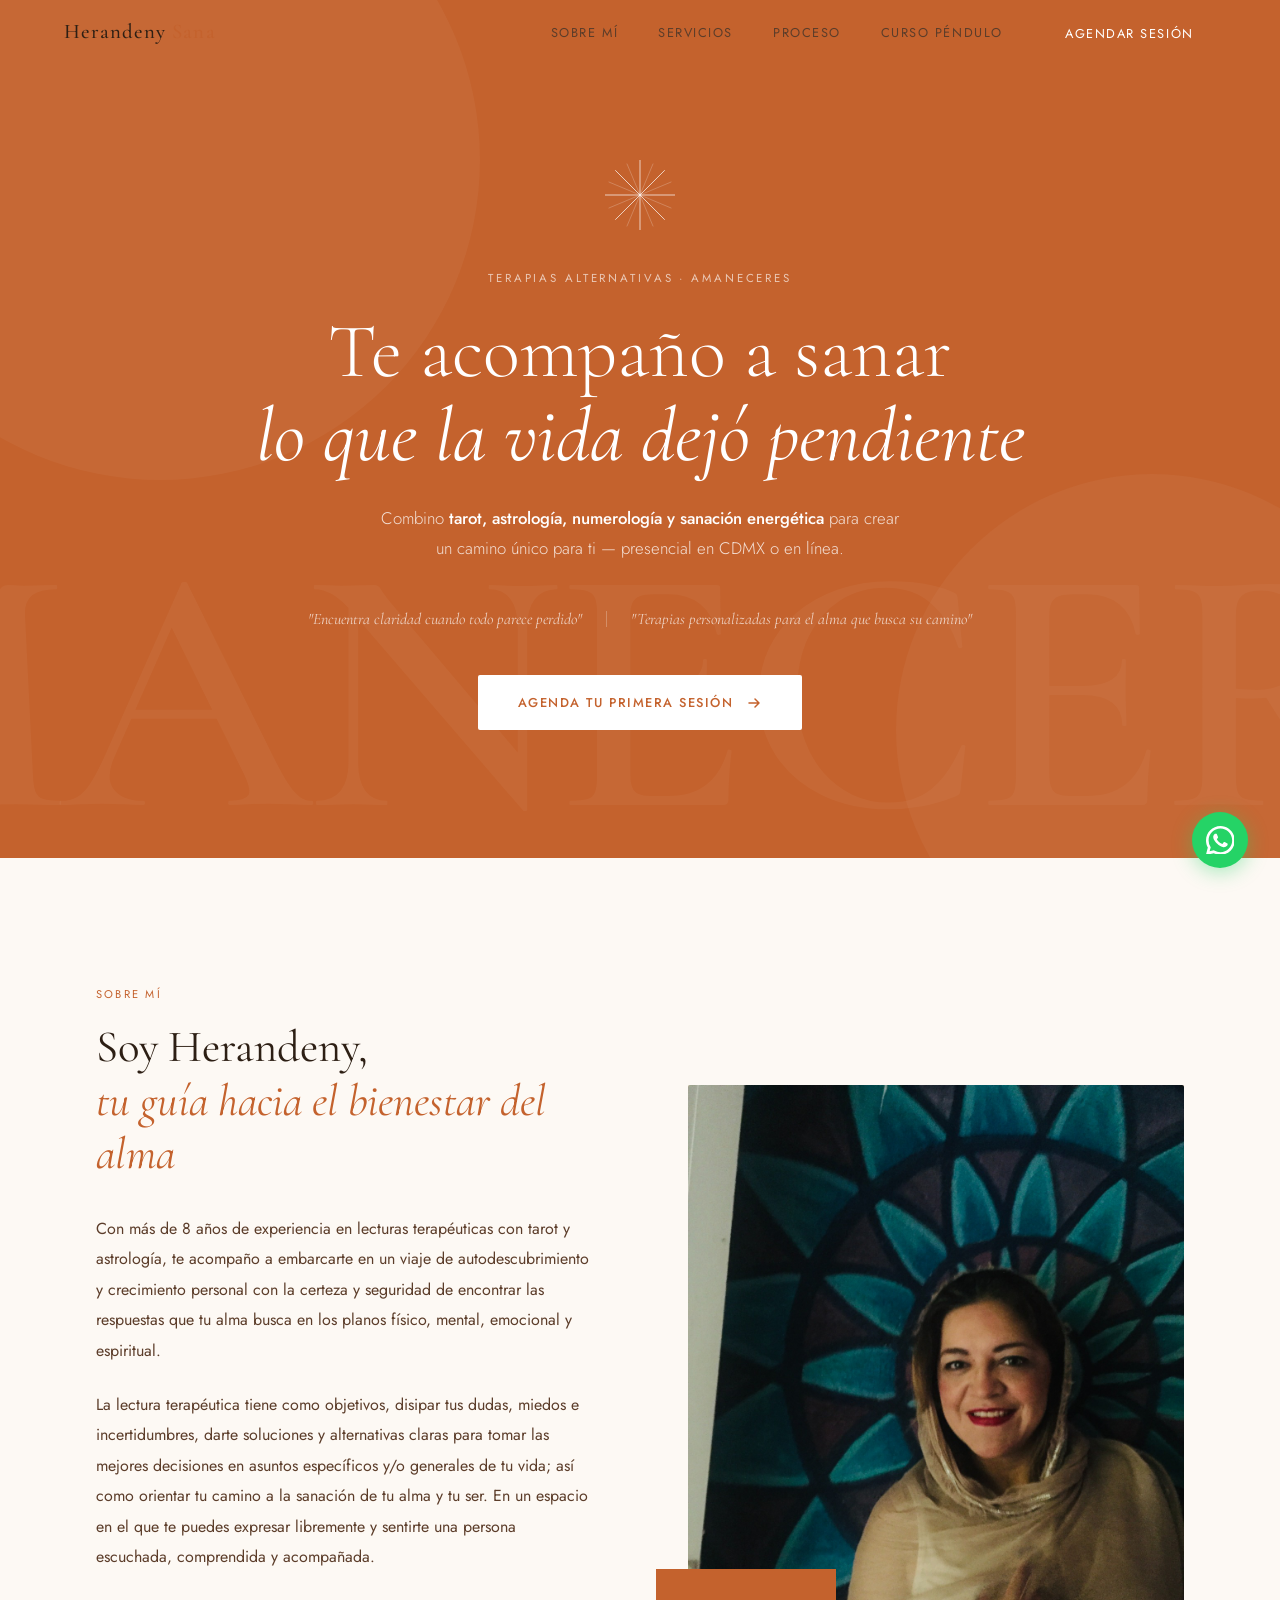
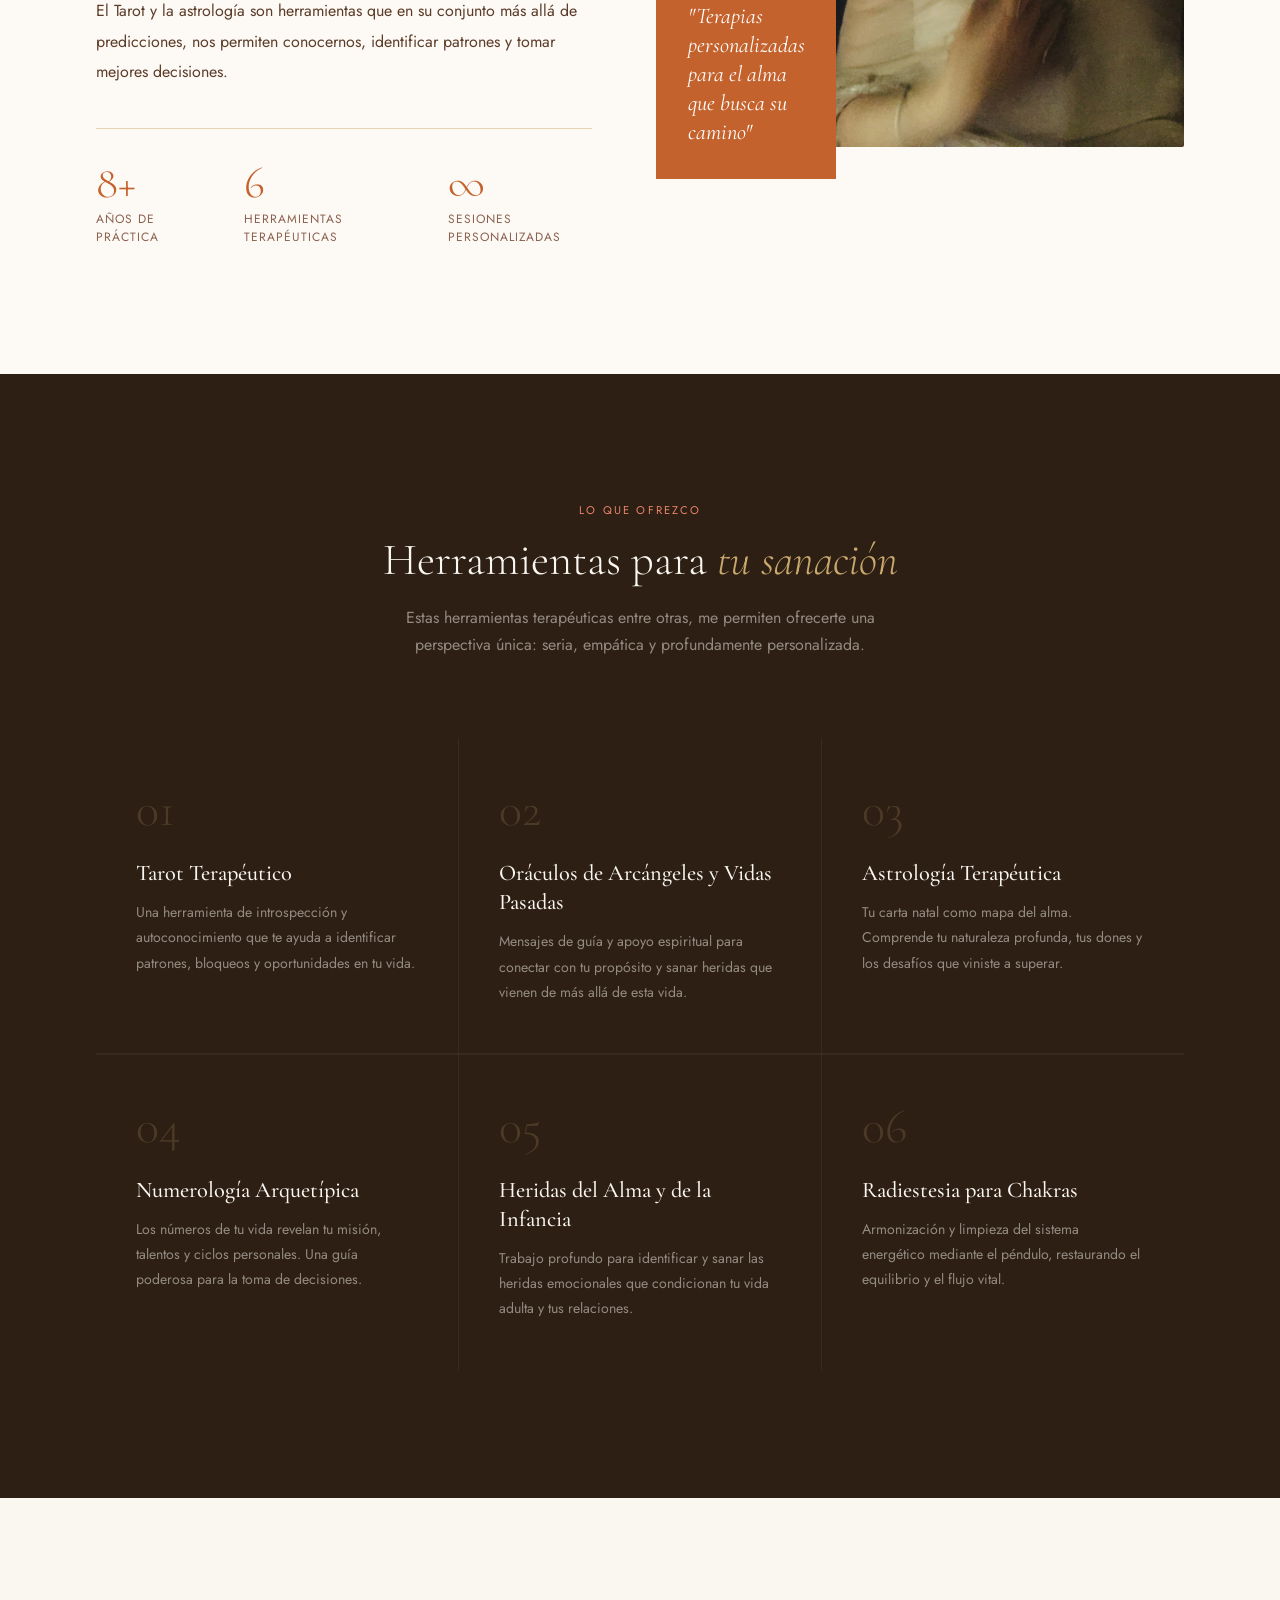
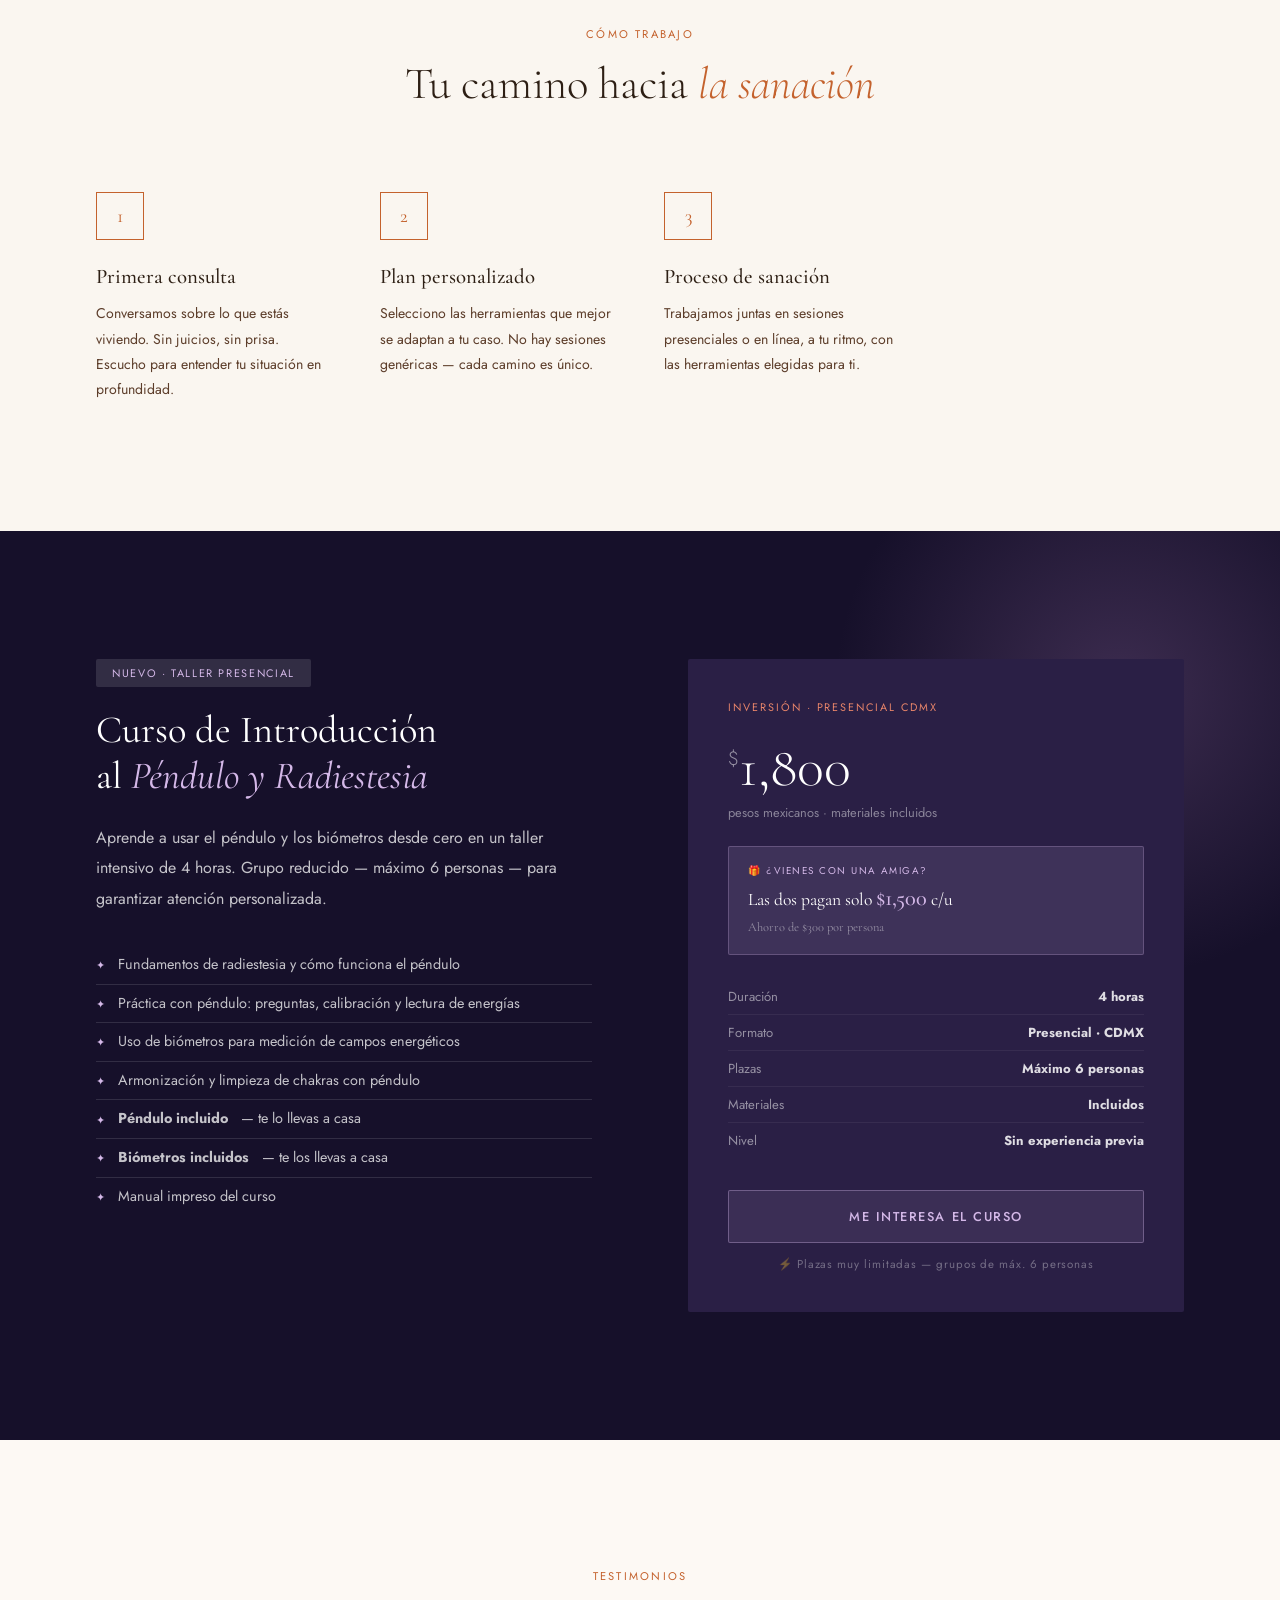
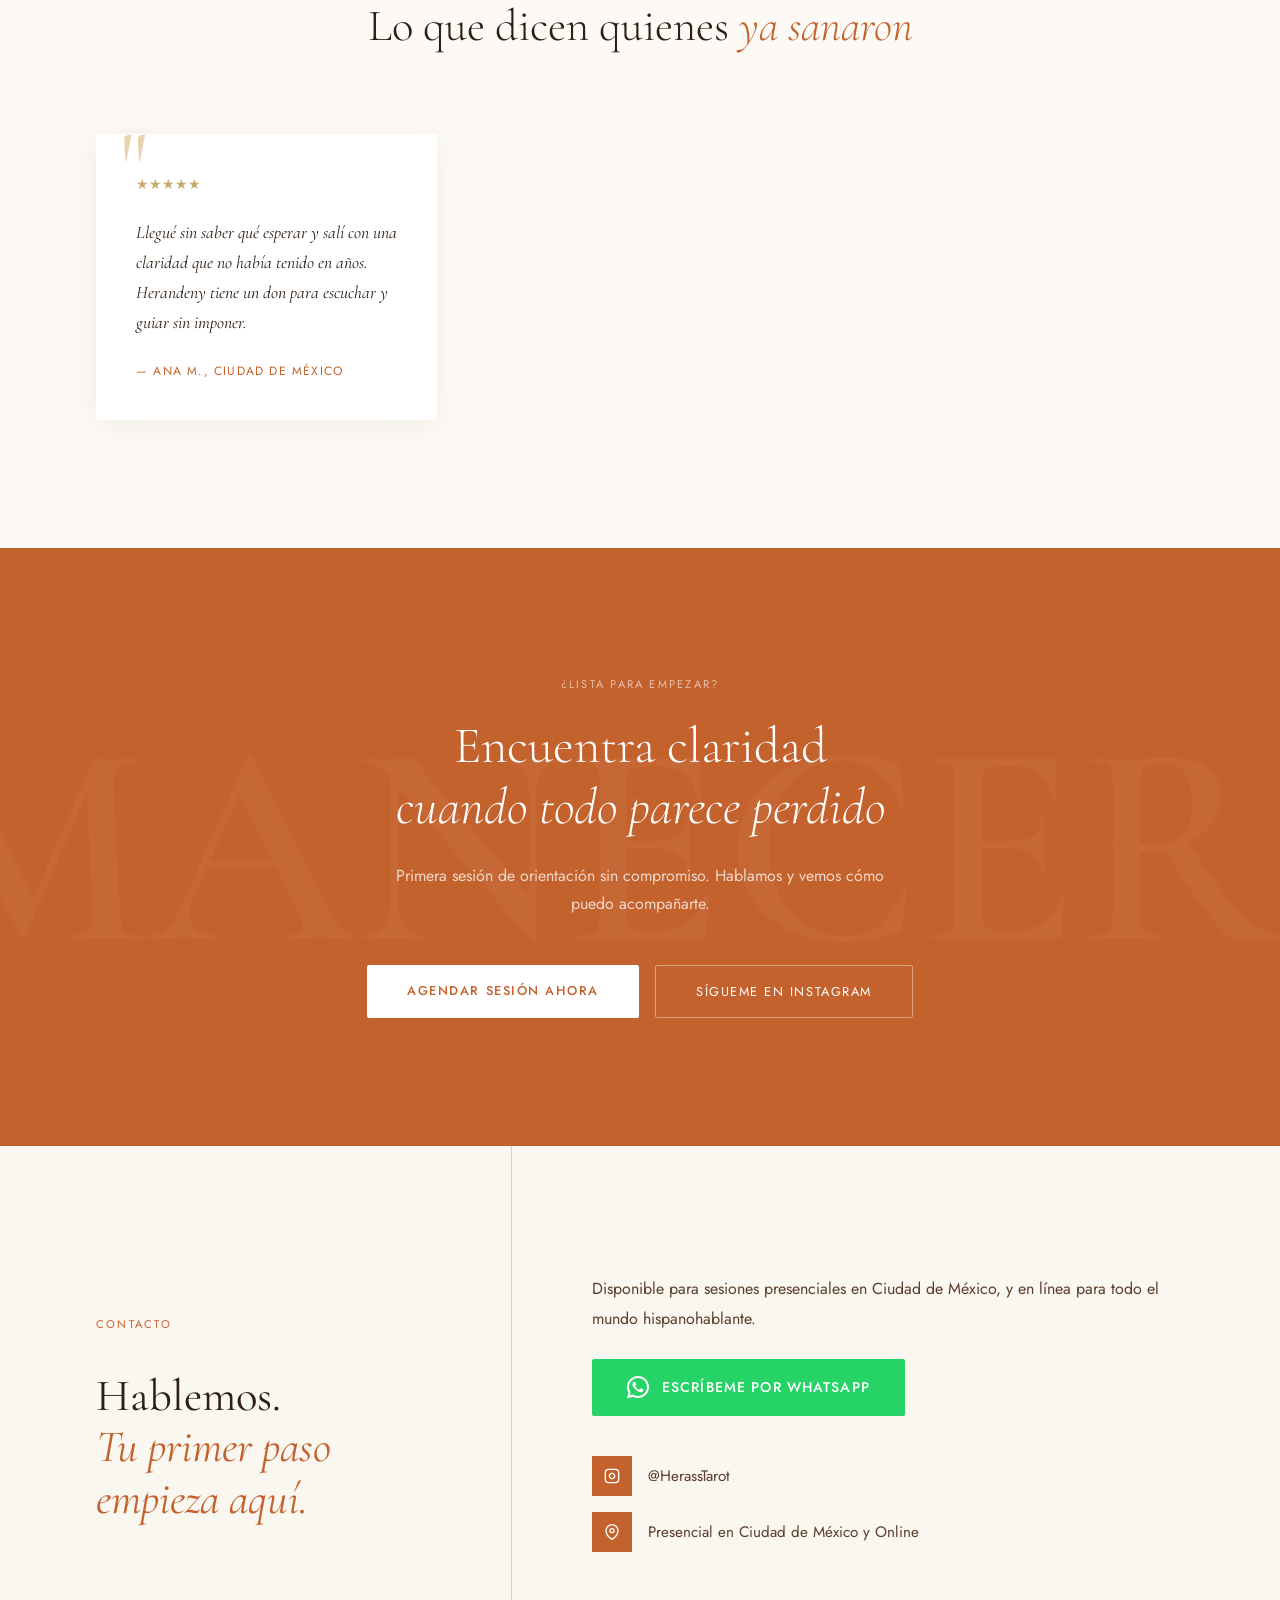
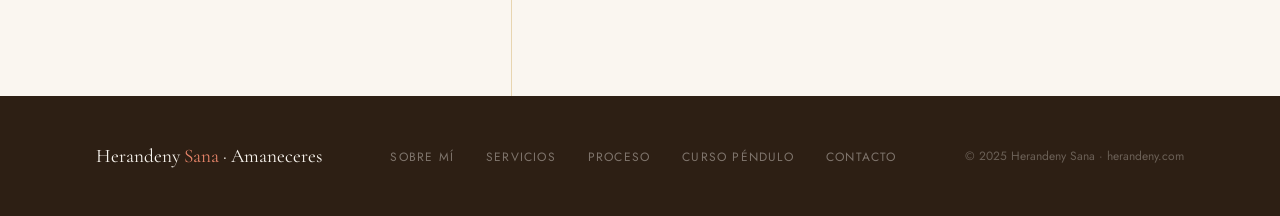
<file: index.html>
<!DOCTYPE html>
<html lang="es">
<head>
  <meta charset="UTF-8">
  <meta name="viewport" content="width=device-width, initial-scale=1.0">
  <meta name="description" content="Herandeny Sana — Terapeuta Integrativa. Tarot terapéutico, astrología, numerología y sanación energética. Sesiones personalizadas presencial en CDMX y online.">
  <meta name="keywords" content="tarot terapéutico, astrología terapéutica, numerología, sanación energética, terapias alternativas, CDMX, radiestesia, péndulo">
  <meta property="og:title" content="Herandeny Sana — Terapias Alternativas Amaneceres">
  <meta property="og:description" content="Te acompaño a sanar lo que la vida dejó pendiente. Sesiones personalizadas en CDMX y online.">
  <meta property="og:type" content="website">
  <meta property="og:url" content="https://herandeny.com">
  <!-- TODO: añadir og:image con foto de Herandeny -->
  <title>Herandeny Sana — Terapias Alternativas Amaneceres</title>
  <link rel="preconnect" href="https://fonts.googleapis.com">
  <link rel="preconnect" href="https://fonts.gstatic.com" crossorigin>
  <link href="https://fonts.googleapis.com/css2?family=Cormorant+Garamond:ital,wght@0,300;0,400;0,500;0,600;1,300;1,400&family=Jost:wght@300;400;500&display=swap" rel="stylesheet">
  <link rel="stylesheet" href="css/styles.css">
</head>
<body>

<!-- ── NAVEGACIÓN ── -->
<nav id="navbar">
  <a href="#" class="nav-logo">Herandeny <span>Sana</span></a>
  <ul class="nav-links">
    <li><a href="#sobre-mi">Sobre mí</a></li>
    <li><a href="#servicios">Servicios</a></li>
    <li><a href="#proceso">Proceso</a></li>
    <li><a href="#curso">Curso Péndulo</a></li>
    <li><a href="https://wa.me/5215523292224" target="_blank" rel="noopener" class="nav-cta">Agendar sesión</a></li>
  </ul>
</nav>

<!-- ── HERO ── -->
<section class="hero">
  <div class="hero-watermark">AMANECERES</div>

  <div class="star-decoration">
    <svg viewBox="0 0 80 80" fill="none" xmlns="http://www.w3.org/2000/svg">
      <line x1="40" y1="0" x2="40" y2="80" stroke="white" stroke-width="0.8"/>
      <line x1="0" y1="40" x2="80" y2="40" stroke="white" stroke-width="0.8"/>
      <line x1="11.7" y1="11.7" x2="68.3" y2="68.3" stroke="white" stroke-width="0.8"/>
      <line x1="68.3" y1="11.7" x2="11.7" y2="68.3" stroke="white" stroke-width="0.8"/>
      <line x1="4.1" y1="25" x2="75.9" y2="55" stroke="white" stroke-width="0.5" opacity="0.5"/>
      <line x1="25" y1="4.1" x2="55" y2="75.9" stroke="white" stroke-width="0.5" opacity="0.5"/>
      <line x1="75.9" y1="25" x2="4.1" y2="55" stroke="white" stroke-width="0.5" opacity="0.5"/>
      <line x1="55" y1="4.1" x2="25" y2="75.9" stroke="white" stroke-width="0.5" opacity="0.5"/>
    </svg>
  </div>

  <p class="hero-eyebrow">Terapias Alternativas · Amaneceres</p>

  <h1 class="hero-title">
    Te acompaño a sanar
    <em>lo que la vida dejó pendiente</em>
  </h1>

  <p class="hero-tagline">
    Combino <strong>tarot, astrología, numerología y sanación energética</strong> para crear un camino único para ti — presencial en CDMX o en línea.
  </p>

  <div class="hero-taglines-row">
    <span class="hero-tagline-pill">"Encuentra claridad cuando todo parece perdido"</span>
    <span class="hero-tagline-pill">"Terapias personalizadas para el alma que busca su camino"</span>
  </div>

  <a href="https://wa.me/5215523292224" target="_blank" rel="noopener" class="hero-btn">
    Agenda tu primera sesión
    <svg width="16" height="16" viewBox="0 0 16 16" fill="none">
      <path d="M3 8h10M9 4l4 4-4 4" stroke="currentColor" stroke-width="1.5" stroke-linecap="round" stroke-linejoin="round"/>
    </svg>
  </a>

</section>

<!-- ── SOBRE MÍ ── -->
<section class="about" id="sobre-mi">
  <div class="about-content reveal">
    <p class="about-label">Sobre mí</p>
    <h2 class="about-title">
      Soy Herandeny,<br>
      <em>tu guía hacia el bienestar del alma</em>
    </h2>
    <p class="about-text">
      Con más de 8 años de experiencia en lecturas terapéuticas con tarot y astrología, te acompaño a embarcarte en un viaje de autodescubrimiento y crecimiento personal con la certeza y seguridad de encontrar las respuestas que tu alma busca en los planos físico, mental, emocional y espiritual.
    </p>
    <p class="about-text">
      La lectura terapéutica tiene como objetivos, disipar tus dudas, miedos e incertidumbres, darte soluciones y alternativas claras para tomar las mejores decisiones en asuntos específicos y/o generales de tu vida; así como orientar tu camino a la sanación de tu alma y tu ser. En un espacio en el que te puedes expresar libremente y sentirte una persona escuchada, comprendida y acompañada.
    </p>
    <p class="about-text">
      El Tarot y la astrología son herramientas que en su conjunto más allá de predicciones, nos permiten conocernos, identificar patrones y tomar mejores decisiones.
    </p>
    <div class="about-stats">
      <div>
        <div class="stat-number">8+</div>
        <div class="stat-label">Años de práctica</div>
      </div>
      <div>
        <div class="stat-number">6</div>
        <div class="stat-label">Herramientas terapéuticas</div>
      </div>
      <div>
        <div class="stat-number">∞</div>
        <div class="stat-label">Sesiones personalizadas</div>
      </div>
    </div>
  </div>

  <div class="about-image-side reveal">
    <div class="about-image-box">
      <img src="images/herandeny.jpg" alt="Herandeny Sana">
    </div>
    <div class="about-accent-box">
      <p>"Terapias personalizadas para el alma que busca su camino"</p>
    </div>
  </div>
</section>

<!-- ── SERVICIOS ── -->
<section class="services" id="servicios">
  <div class="section-header reveal">
    <p class="section-label">Lo que ofrezco</p>
    <h2 class="section-title">Herramientas para <em>tu sanación</em></h2>
    <p class="section-sub">Estas herramientas terapéuticas entre otras, me permiten ofrecerte una perspectiva única: seria, empática y profundamente personalizada.</p>
  </div>
  <div class="services-grid">
    <div class="service-card reveal">
      <div class="service-number">01</div>
      <h3 class="service-name">Tarot Terapéutico</h3>
      <p class="service-desc">Una herramienta de introspección y autoconocimiento que te ayuda a identificar patrones, bloqueos y oportunidades en tu vida.</p>
    </div>
    <div class="service-card reveal">
      <div class="service-number">02</div>
      <h3 class="service-name">Oráculos de Arcángeles y Vidas Pasadas</h3>
      <p class="service-desc">Mensajes de guía y apoyo espiritual para conectar con tu propósito y sanar heridas que vienen de más allá de esta vida.</p>
    </div>
    <div class="service-card reveal">
      <div class="service-number">03</div>
      <h3 class="service-name">Astrología Terapéutica</h3>
      <p class="service-desc">Tu carta natal como mapa del alma. Comprende tu naturaleza profunda, tus dones y los desafíos que viniste a superar.</p>
    </div>
    <div class="service-card reveal">
      <div class="service-number">04</div>
      <h3 class="service-name">Numerología Arquetípica</h3>
      <p class="service-desc">Los números de tu vida revelan tu misión, talentos y ciclos personales. Una guía poderosa para la toma de decisiones.</p>
    </div>
    <div class="service-card reveal">
      <div class="service-number">05</div>
      <h3 class="service-name">Heridas del Alma y de la Infancia</h3>
      <p class="service-desc">Trabajo profundo para identificar y sanar las heridas emocionales que condicionan tu vida adulta y tus relaciones.</p>
    </div>
    <div class="service-card reveal">
      <div class="service-number">06</div>
      <h3 class="service-name">Radiestesia para Chakras</h3>
      <p class="service-desc">Armonización y limpieza del sistema energético mediante el péndulo, restaurando el equilibrio y el flujo vital.</p>
    </div>
  </div>
</section>

<!-- ── CÓMO TRABAJO ── -->
<section class="how" id="proceso">
  <div class="section-header reveal">
    <p class="section-label" style="color: var(--terracota);">Cómo trabajo</p>
    <h2 class="section-title" style="color: var(--brown-dark);">Tu camino hacia <em style="color: var(--terracota);">la sanación</em></h2>
  </div>
  <div class="how-grid">
    <div class="how-step reveal">
      <div class="how-step-line"></div>
      <div class="how-step-num">1</div>
      <h3 class="how-step-title">Primera consulta</h3>
      <p class="how-step-text">Conversamos sobre lo que estás viviendo. Sin juicios, sin prisa. Escucho para entender tu situación en profundidad.</p>
    </div>
    <div class="how-step reveal">
      <div class="how-step-line"></div>
      <div class="how-step-num">2</div>
      <h3 class="how-step-title">Plan personalizado</h3>
      <p class="how-step-text">Selecciono las herramientas que mejor se adaptan a tu caso. No hay sesiones genéricas — cada camino es único.</p>
    </div>
    <div class="how-step reveal">
      <div class="how-step-line"></div>
      <div class="how-step-num">3</div>
      <h3 class="how-step-title">Proceso de sanación</h3>
      <p class="how-step-text">Trabajamos juntas en sesiones presenciales o en línea, a tu ritmo, con las herramientas elegidas para ti.</p>
    </div>
    <div class="how-step reveal">
      <div class="how-step-num">4</div>
      <h3 class="how-step-title">Claridad y avance</h3>
      <p class="how-step-text">Saldrás de cada sesión con más claridad, herramientas concretas y un mayor entendimiento de ti misma.</p>
    </div>
  </div>
</section>

<!-- ── CURSO PÉNDULO ── -->
<section class="curso" id="curso">
  <div class="curso-inner">
    <div class="reveal">
      <span class="curso-badge">Nuevo · Taller presencial</span>
      <h2 class="curso-title">
        Curso de Introducción<br>
        al <em>Péndulo y Radiestesia</em>
      </h2>
      <p class="curso-desc">
        Aprende a usar el péndulo y los biómetros desde cero en un taller intensivo de 4 horas. Grupo reducido — máximo 6 personas — para garantizar atención personalizada.
      </p>
      <ul class="curso-includes">
        <li>Fundamentos de radiestesia y cómo funciona el péndulo</li>
        <li>Práctica con péndulo: preguntas, calibración y lectura de energías</li>
        <li>Uso de biómetros para medición de campos energéticos</li>
        <li>Armonización y limpieza de chakras con péndulo</li>
        <li><strong>Péndulo incluido</strong> — te lo llevas a casa</li>
        <li><strong>Biómetros incluidos</strong> — te los llevas a casa</li>
        <li>Manual impreso del curso</li>
      </ul>
    </div>

    <div class="reveal">
      <div class="curso-pricing">
        <div class="curso-pricing-label">Inversión · Presencial CDMX</div>
        <div class="curso-price-main"><span>$</span>1,800</div>
        <div class="curso-price-sub">pesos mexicanos · materiales incluidos</div>

        <div class="curso-discount-box">
          <div class="curso-discount-label">🎁 ¿Vienes con una amiga?</div>
          <div class="curso-discount-text">
            Las dos pagan solo <span class="curso-discount-price">$1,500</span> c/u<br>
            <span style="font-size:0.78rem;color:rgba(255,255,255,0.45);">Ahorro de $300 por persona</span>
          </div>
        </div>

        <ul class="curso-details">
          <li><span>Duración</span><strong>4 horas</strong></li>
          <li><span>Formato</span><strong>Presencial · CDMX</strong></li>
          <li><span>Plazas</span><strong>Máximo 6 personas</strong></li>
          <li><span>Materiales</span><strong>Incluidos</strong></li>
          <li><span>Nivel</span><strong>Sin experiencia previa</strong></li>
        </ul>

        <a href="https://wa.me/5215523292224?text=Hola%20Herandeny%2C%20me%20interesa%20el%20Curso%20de%20P%C3%A9ndulo%20y%20Radiestesia.%20%C2%BFMe%20puedes%20dar%20m%C3%A1s%20informaci%C3%B3n%3F" target="_blank" rel="noopener" class="btn-curso">Me interesa el curso</a>
        <p class="curso-spots">⚡ Plazas muy limitadas — grupos de máx. 6 personas</p>
      </div>
    </div>
  </div>
</section>

<!-- ── TESTIMONIOS ── -->
<section class="testimonials">
  <div class="section-header reveal">
    <p class="section-label" style="color: var(--terracota);">Testimonios</p>
    <h2 class="section-title" style="color: var(--brown-dark);">Lo que dicen quienes <em style="color: var(--terracota);">ya sanaron</em></h2>
  </div>
  <div class="testimonials-grid">
    <!-- TODO: Reemplazar con testimonios reales de Herandeny -->
    <div class="testimonial-card reveal">
      <div class="testimonial-stars">★★★★★</div>
      <p class="testimonial-text">Llegué sin saber qué esperar y salí con una claridad que no había tenido en años. Herandeny tiene un don para escuchar y guiar sin imponer.</p>
      <p class="testimonial-author">— Ana M., Ciudad de México</p>
    </div>
    <div class="testimonial-card reveal">
      <div class="testimonial-stars">★★★★★</div>
      <p class="testimonial-text">La sesión de astrología terapéutica cambió cómo me veo a mí misma. Entendí patrones que se repetían en mi vida y por fin pude soltarlos.</p>
      <p class="testimonial-author">— Laura G., Buenos Aires</p>
    </div>
    <div class="testimonial-card reveal">
      <div class="testimonial-stars">★★★★★</div>
      <p class="testimonial-text">Lo que más me sorprendió fue lo personalizada que fue la sesión. No fue una lectura genérica — habló exactamente de lo que yo estaba viviendo.</p>
      <p class="testimonial-author">— Sofía R., Guadalajara</p>
    </div>
  </div>
</section>

<!-- ── CTA BANNER ── -->
<section class="cta-banner">
  <p class="cta-label">¿Lista para empezar?</p>
  <h2 class="cta-title">
    Encuentra claridad<br>
    <em>cuando todo parece perdido</em>
  </h2>
  <p class="cta-sub">Primera sesión de orientación sin compromiso. Hablamos y vemos cómo puedo acompañarte.</p>
  <div class="cta-buttons">
    <a href="https://wa.me/5215523292224" target="_blank" rel="noopener" class="btn-white">Agendar sesión ahora</a>
    <a href="https://instagram.com/HerassTarot" target="_blank" rel="noopener" class="btn-outline-white">Sígueme en Instagram</a>
  </div>
</section>

<!-- ── CONTACTO ── -->
<section class="contact" id="contacto">
  <div class="contact-left reveal">
    <p class="about-label">Contacto</p>
    <h2 class="contact-heading">
      Hablemos.<br>
      <em>Tu primer paso<br>empieza aquí.</em>
    </h2>
  </div>

  <div class="contact-right reveal">
    <p class="about-text">Disponible para sesiones presenciales en Ciudad de México, y en línea para todo el mundo hispanohablante.</p>

    <a href="https://wa.me/5215523292224" target="_blank" rel="noopener" class="btn-whatsapp">
      <svg width="22" height="22" viewBox="0 0 24 24" fill="currentColor">
        <path d="M17.472 14.382c-.297-.149-1.758-.867-2.03-.967-.273-.099-.471-.148-.67.15-.197.297-.767.966-.94 1.164-.173.199-.347.223-.644.075-.297-.15-1.255-.463-2.39-1.475-.883-.788-1.48-1.761-1.653-2.059-.173-.297-.018-.458.13-.606.134-.133.298-.347.446-.52.149-.174.198-.298.298-.497.099-.198.05-.371-.025-.52-.075-.149-.669-1.612-.916-2.207-.242-.579-.487-.5-.669-.51-.173-.008-.371-.01-.57-.01-.198 0-.52.074-.792.372-.272.297-1.04 1.016-1.04 2.479 0 1.462 1.065 2.875 1.213 3.074.149.198 2.096 3.2 5.077 4.487.709.306 1.262.489 1.694.625.712.227 1.36.195 1.871.118.571-.085 1.758-.719 2.006-1.413.248-.694.248-1.289.173-1.413-.074-.124-.272-.198-.57-.347z"/>
        <path d="M12 0C5.373 0 0 5.373 0 12c0 2.117.554 4.103 1.523 5.824L.057 23.514a.5.5 0 00.614.632l5.879-1.523A11.95 11.95 0 0012 24c6.627 0 12-5.373 12-12S18.627 0 12 0zm0 21.818a9.808 9.808 0 01-5.122-1.445l-.367-.218-3.488.903.929-3.397-.239-.389A9.818 9.818 0 012.182 12C2.182 6.57 6.57 2.182 12 2.182S21.818 6.57 21.818 12 17.43 21.818 12 21.818z"/>
      </svg>
      Escríbeme por WhatsApp
    </a>

    <div class="contact-item">
      <div class="contact-item-icon">
        <svg width="16" height="16" viewBox="0 0 24 24" fill="none" stroke="white" stroke-width="2">
          <rect x="2" y="2" width="20" height="20" rx="5"/><path d="M16 11.37A4 4 0 1112.63 8 4 4 0 0116 11.37z"/><line x1="17.5" y1="6.5" x2="17.51" y2="6.5"/>
        </svg>
      </div>
      @HerassTarot
    </div>
    <div class="contact-item">
      <div class="contact-item-icon">
        <svg width="16" height="16" viewBox="0 0 24 24" fill="none" stroke="white" stroke-width="2">
          <path d="M21 10c0 7-9 13-9 13s-9-6-9-13a9 9 0 0118 0z"/><circle cx="12" cy="10" r="3"/>
        </svg>
      </div>
      Presencial en Ciudad de México y Online
    </div>
  </div>
</section>

<!-- ── WHATSAPP FLOTANTE ── -->
<a href="https://wa.me/5215523292224" target="_blank" rel="noopener" class="whatsapp-float" aria-label="Contactar por WhatsApp">
  <svg viewBox="0 0 24 24" fill="currentColor" xmlns="http://www.w3.org/2000/svg">
    <path d="M17.472 14.382c-.297-.149-1.758-.867-2.03-.967-.273-.099-.471-.148-.67.15-.197.297-.767.966-.94 1.164-.173.199-.347.223-.644.075-.297-.15-1.255-.463-2.39-1.475-.883-.788-1.48-1.761-1.653-2.059-.173-.297-.018-.458.13-.606.134-.133.298-.347.446-.52.149-.174.198-.298.298-.497.099-.198.05-.371-.025-.52-.075-.149-.669-1.612-.916-2.207-.242-.579-.487-.5-.669-.51-.173-.008-.371-.01-.57-.01-.198 0-.52.074-.792.372-.272.297-1.04 1.016-1.04 2.479 0 1.462 1.065 2.875 1.213 3.074.149.198 2.096 3.2 5.077 4.487.709.306 1.262.489 1.694.625.712.227 1.36.195 1.871.118.571-.085 1.758-.719 2.006-1.413.248-.694.248-1.289.173-1.413-.074-.124-.272-.198-.57-.347z"/>
    <path d="M12 0C5.373 0 0 5.373 0 12c0 2.117.554 4.103 1.523 5.824L.057 23.514a.5.5 0 00.614.632l5.879-1.523A11.95 11.95 0 0012 24c6.627 0 12-5.373 12-12S18.627 0 12 0zm0 21.818a9.808 9.808 0 01-5.122-1.445l-.367-.218-3.488.903.929-3.397-.239-.389A9.818 9.818 0 012.182 12C2.182 6.57 6.57 2.182 12 2.182S21.818 6.57 21.818 12 17.43 21.818 12 21.818z"/>
  </svg>
</a>

<!-- ── FOOTER ── -->
<footer>
  <div class="footer-logo">Herandeny <span>Sana</span> · Amaneceres</div>
  <ul class="footer-links">
    <li><a href="#sobre-mi">Sobre mí</a></li>
    <li><a href="#servicios">Servicios</a></li>
    <li><a href="#proceso">Proceso</a></li>
    <li><a href="#curso">Curso Péndulo</a></li>
    <li><a href="#contacto">Contacto</a></li>
  </ul>
  <p class="footer-copy">© 2025 Herandeny Sana · herandeny.com</p>
</footer>

<script src="js/main.js"></script>
</body>
</html>
</file>
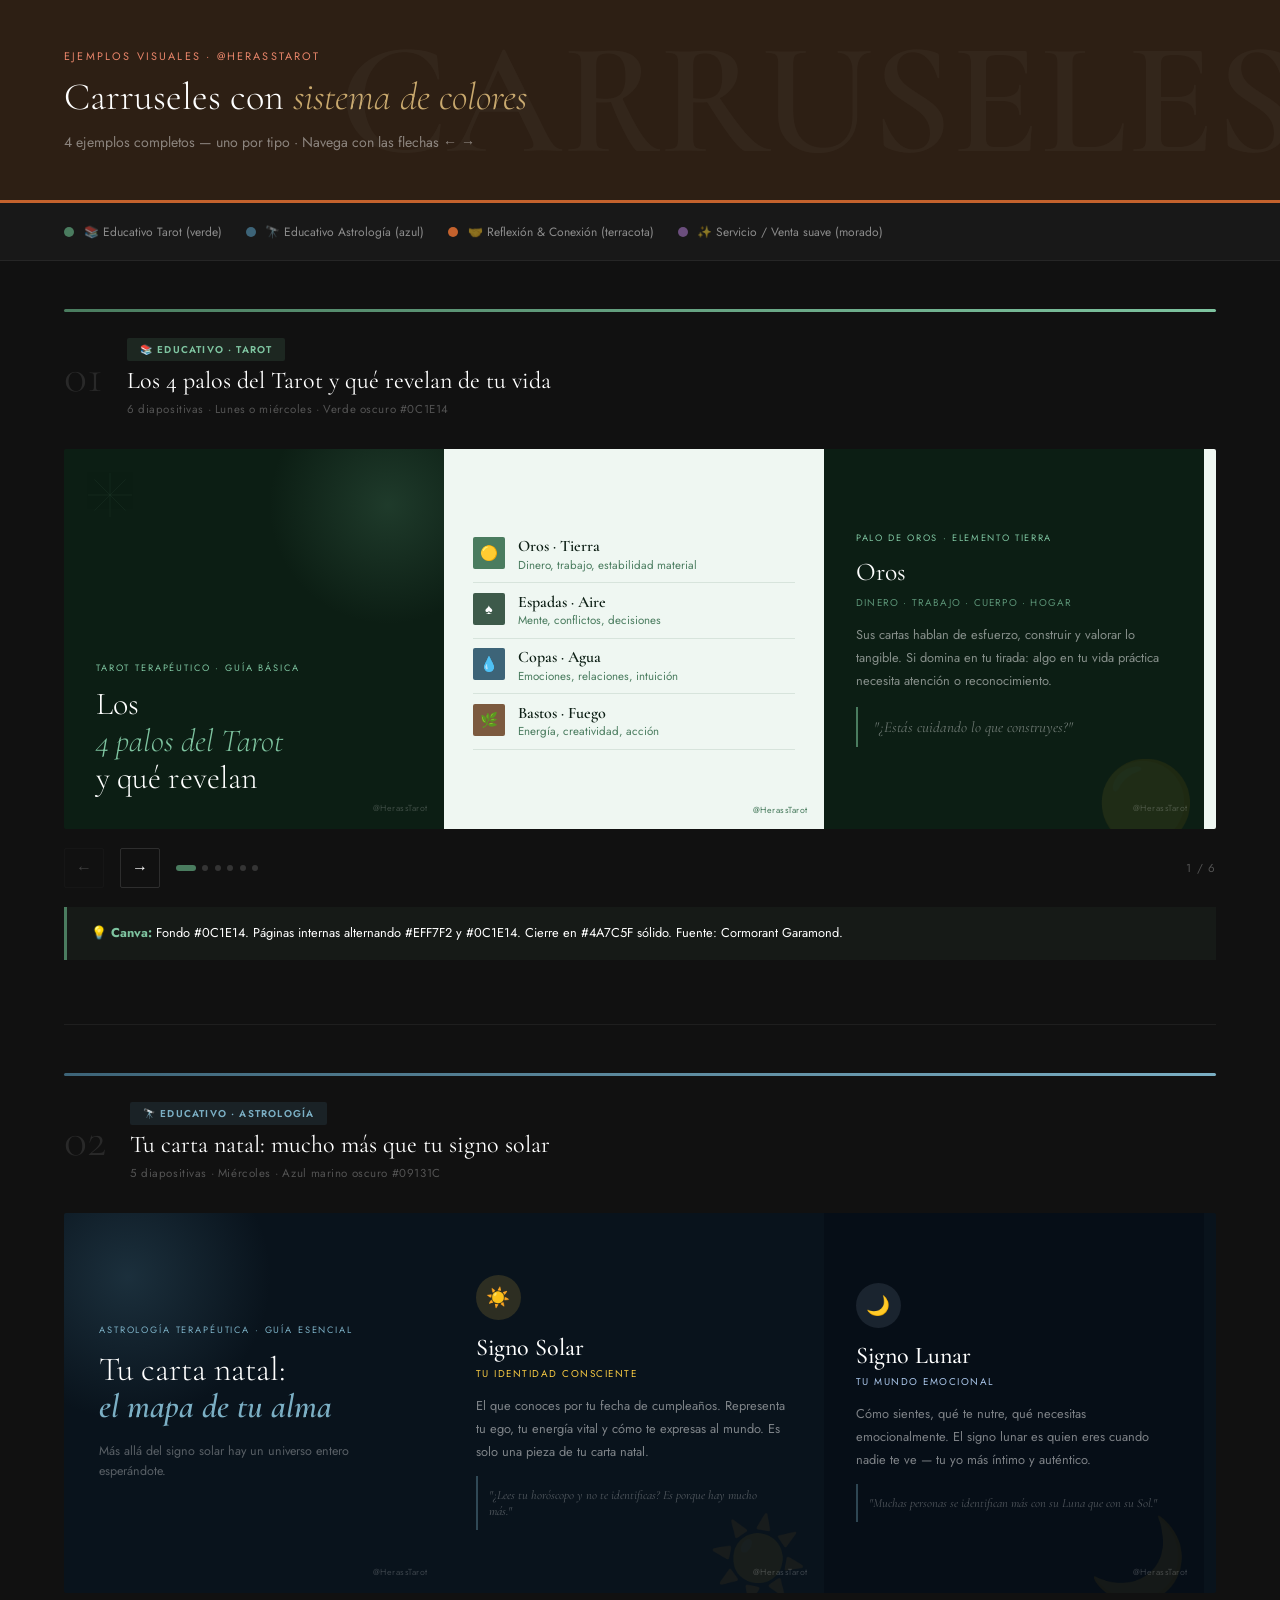
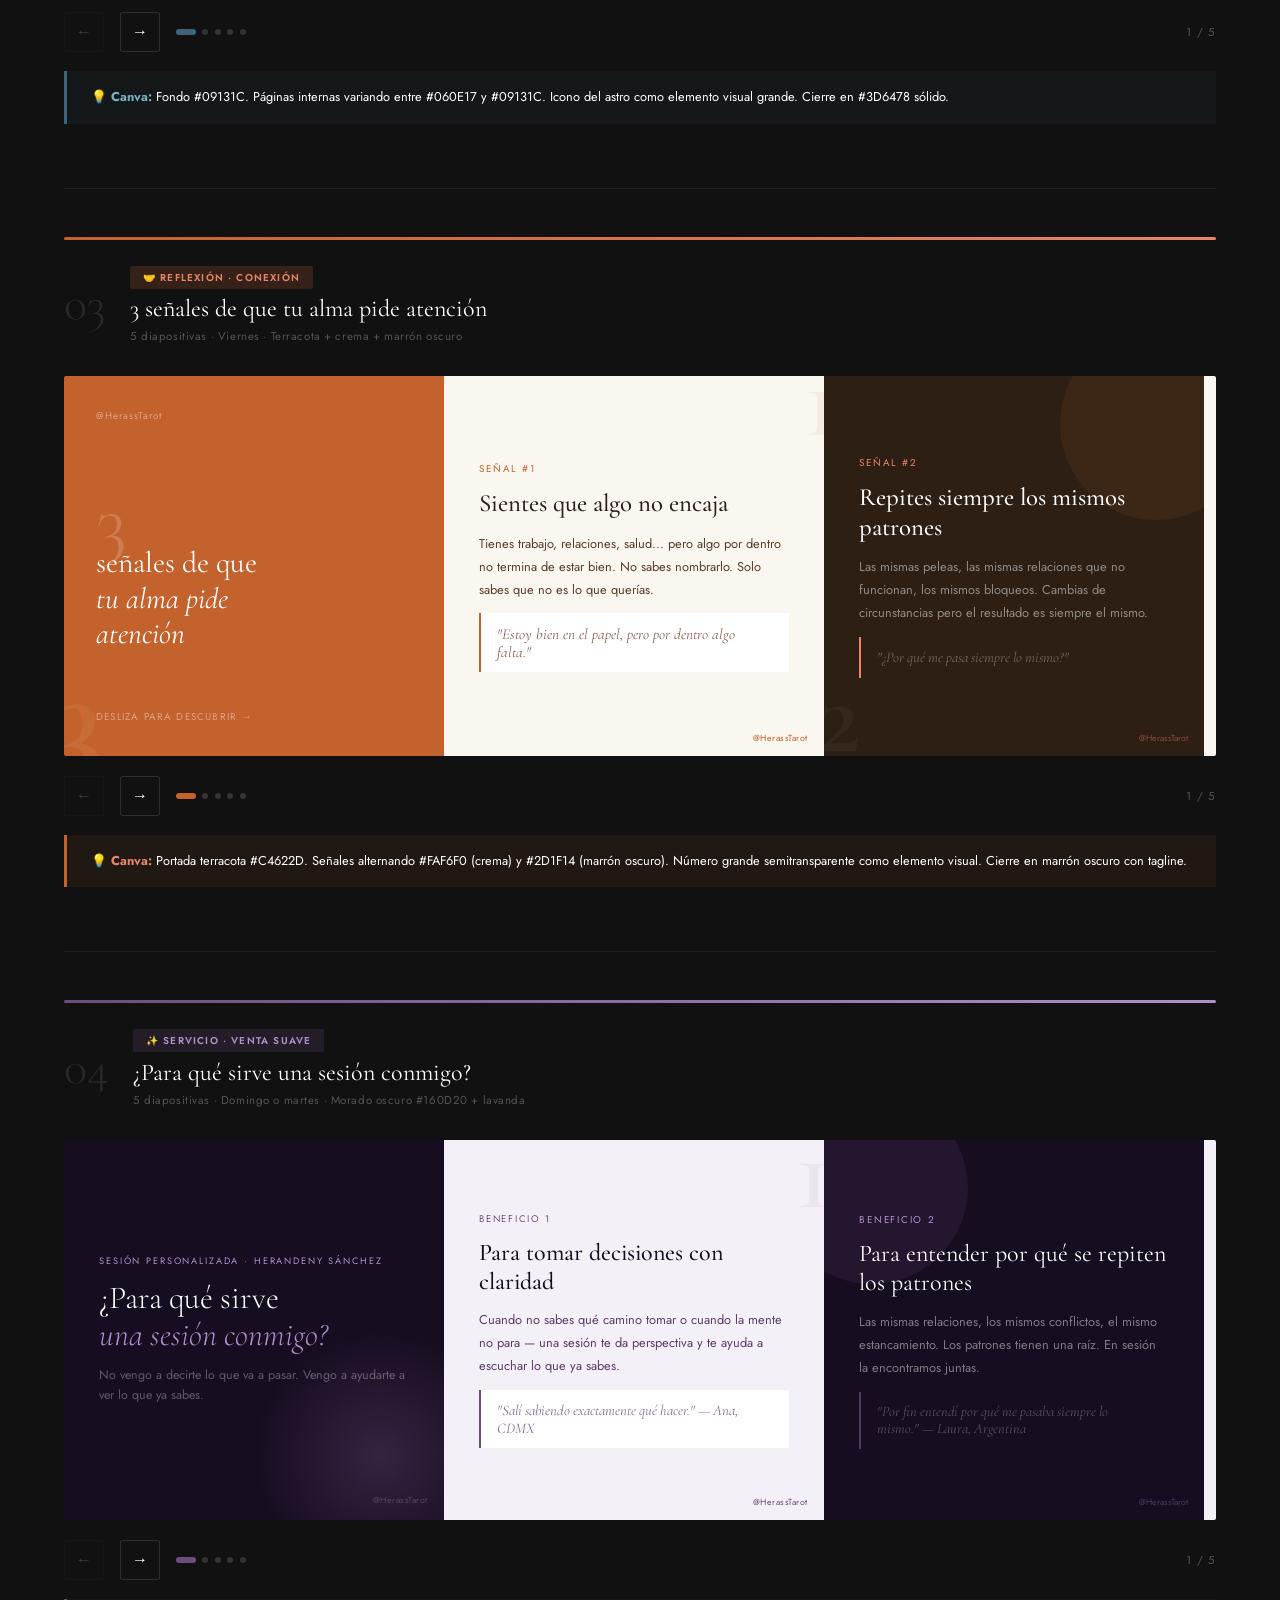
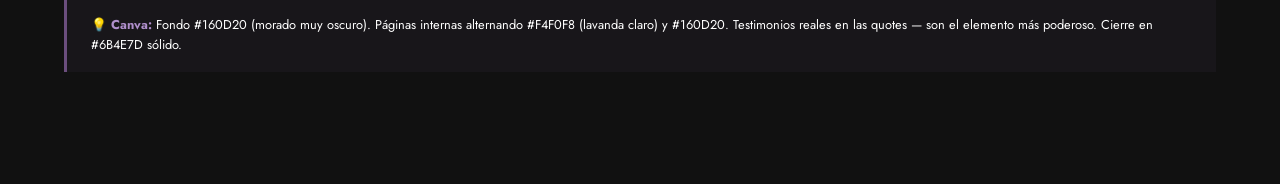
<file: instagram/instagram-carruseles-herandeny.html>
<!DOCTYPE html>
<html lang="es">
<head>
<meta charset="UTF-8">
<meta name="viewport" content="width=device-width, initial-scale=1.0">
<title>Carruseles Instagram — Herandeny Sánchez</title>
<link href="https://fonts.googleapis.com/css2?family=Cormorant+Garamond:ital,wght@0,300;0,400;0,500;0,600;1,300;1,400;1,500&family=Jost:wght@300;400;500;600&display=swap" rel="stylesheet">
<style>
  :root {
    --terracota:#C4622D; --terracota-light:#E8856A;
    --cream:#FAF6F0; --brown-dark:#2D1F14; --brown-mid:#5C3D2A; --brown-light:#8B6150;
    --gold:#C9A96E; --gold-light:#E8D5B0;
    --edu-t:#4A7C5F; --edu-a:#3D6478; --conn:#C4622D; --sell:#6B4E7D;
  }
  *{margin:0;padding:0;box-sizing:border-box;}
  body{font-family:'Jost',sans-serif;background:#111;color:white;}

  .page-header{background:var(--brown-dark);padding:3rem 4rem;border-bottom:3px solid var(--terracota);position:relative;overflow:hidden;}
  .page-header::after{content:'CARRUSELES';position:absolute;font-family:'Cormorant Garamond',serif;font-size:10rem;font-weight:600;color:rgba(255,255,255,0.03);right:-1rem;top:50%;transform:translateY(-50%);white-space:nowrap;pointer-events:none;}
  .ph-label{font-size:.68rem;letter-spacing:.2em;text-transform:uppercase;color:var(--terracota-light);margin-bottom:.6rem;}
  .ph-h1{font-family:'Cormorant Garamond',serif;font-size:2.4rem;font-weight:300;color:white;line-height:1.2;}
  .ph-h1 em{font-style:italic;color:var(--gold);}
  .ph-sub{margin-top:.8rem;color:rgba(255,255,255,0.45);font-size:.88rem;}

  .legend{display:flex;gap:1.5rem;flex-wrap:wrap;padding:1.2rem 4rem;background:rgba(255,255,255,0.03);border-bottom:1px solid rgba(255,255,255,0.06);}
  .li{display:flex;align-items:center;gap:.6rem;font-size:.75rem;color:rgba(255,255,255,0.5);}
  .ld{width:10px;height:10px;border-radius:50%;flex-shrink:0;}

  .cs{padding:3rem 4rem;}
  .cb{margin-bottom:4rem;}
  .type-bar{height:3px;width:100%;border-radius:2px;margin-bottom:1.5rem;}
  .cm{display:flex;align-items:center;gap:1.5rem;margin-bottom:2rem;}
  .cn{font-family:'Cormorant Garamond',serif;font-size:3rem;font-weight:300;color:rgba(255,255,255,0.1);line-height:1;}
  .ctag{display:inline-block;padding:.25rem .8rem;font-size:.62rem;letter-spacing:.12em;text-transform:uppercase;border-radius:2px;margin-bottom:.4rem;font-weight:600;}
  .ctitle{font-family:'Cormorant Garamond',serif;font-size:1.5rem;font-weight:400;color:white;line-height:1.2;}
  .chint{font-size:.72rem;color:rgba(255,255,255,0.28);margin-top:.3rem;letter-spacing:.05em;}

  .stw{overflow:hidden;border-radius:2px;}
  .st{display:flex;transition:transform .4s cubic-bezier(.25,.46,.45,.94);}
  .sl{flex-shrink:0;width:380px;height:380px;position:relative;overflow:hidden;}

  .snav{display:flex;align-items:center;gap:1rem;margin-top:1.2rem;}
  .nb{width:2.5rem;height:2.5rem;border:1px solid rgba(255,255,255,0.12);background:transparent;color:white;cursor:pointer;display:flex;align-items:center;justify-content:center;border-radius:2px;transition:all .2s;font-size:1rem;}
  .nb:hover{border-color:var(--terracota);background:var(--terracota);}
  .nb:disabled{opacity:.2;pointer-events:none;}
  .dots{display:flex;gap:.4rem;align-items:center;}
  .dot{width:6px;height:6px;border-radius:50%;background:rgba(255,255,255,0.15);cursor:pointer;transition:all .2s;}
  .dot.active{width:20px;border-radius:3px;}
  .sc{margin-left:auto;font-size:.72rem;color:rgba(255,255,255,0.28);letter-spacing:.1em;}

  .tip{margin-top:1.2rem;padding:1rem 1.5rem;font-size:.8rem;line-height:1.6;}
  hr.div{border:none;border-top:1px solid rgba(255,255,255,0.06);margin:0 0 3rem;}
  .handle{position:absolute;bottom:.9rem;right:1rem;font-size:.55rem;letter-spacing:.06em;color:rgba(255,255,255,0.2);}

  /* ── VERDE (Edu Tarot) ── */
  .g-cover{background:#0C1E14;display:flex;flex-direction:column;justify-content:flex-end;padding:2rem;position:relative;overflow:hidden;}
  .g-glow{position:absolute;top:-4rem;right:-4rem;width:15rem;height:15rem;border-radius:50%;background:radial-gradient(circle,rgba(74,124,95,.3) 0%,transparent 70%);}
  .g-star{position:absolute;top:1.5rem;left:1.5rem;opacity:.3;}
  .g-eyebrow{font-size:.58rem;letter-spacing:.2em;text-transform:uppercase;color:#7EC4A0;margin-bottom:.8rem;position:relative;}
  .g-h{font-family:'Cormorant Garamond',serif;font-size:2rem;font-weight:300;color:white;line-height:1.15;position:relative;}
  .g-h em{font-style:italic;color:#7EC4A0;display:block;}

  .g-list{background:#EFF7F2;display:flex;flex-direction:column;justify-content:center;padding:1.8rem;position:relative;overflow:hidden;}
  .g-item{display:flex;align-items:flex-start;gap:.8rem;padding:.6rem 0;border-bottom:1px solid rgba(74,124,95,.15);}
  .g-item:last-child{border-bottom:none;}
  .g-ico{width:2rem;height:2rem;border-radius:2px;background:#4A7C5F;display:flex;align-items:center;justify-content:center;font-size:.9rem;flex-shrink:0;}
  .g-iname{font-family:'Cormorant Garamond',serif;font-size:1rem;font-weight:600;color:#0C1E14;line-height:1.2;}
  .g-idesc{font-size:.72rem;color:#4A7C5F;line-height:1.4;}

  .g-detail{background:#0C1E14;display:flex;flex-direction:column;justify-content:center;padding:2rem;position:relative;overflow:hidden;}
  .g-dbg{position:absolute;bottom:-1rem;right:.5rem;font-family:'Cormorant Garamond',serif;font-size:5rem;font-weight:600;color:rgba(74,124,95,.08);line-height:1;}
  .g-dlabel{font-size:.58rem;letter-spacing:.18em;text-transform:uppercase;color:#7EC4A0;margin-bottom:.8rem;}
  .g-dname{font-family:'Cormorant Garamond',serif;font-size:1.6rem;font-weight:400;color:white;margin-bottom:.5rem;}
  .g-dsub{font-size:.62rem;letter-spacing:.12em;text-transform:uppercase;color:rgba(126,196,160,.7);margin-bottom:.8rem;}
  .g-ddesc{font-size:.8rem;color:rgba(255,255,255,.5);line-height:1.8;}
  .g-dq{margin-top:.9rem;padding:.7rem 1rem;border-left:2px solid #4A7C5F;font-family:'Cormorant Garamond',serif;font-style:italic;font-size:.95rem;color:rgba(255,255,255,.4);}

  .g-tip{background:#132B1E;display:flex;flex-direction:column;justify-content:center;padding:2rem;position:relative;overflow:hidden;}
  .g-tip::before{content:'';position:absolute;bottom:-3rem;right:-3rem;width:10rem;height:10rem;border-radius:50%;background:rgba(74,124,95,.12);}
  .g-tlabel{font-size:.58rem;letter-spacing:.2em;text-transform:uppercase;color:#7EC4A0;margin-bottom:1rem;position:relative;}
  .g-th{font-family:'Cormorant Garamond',serif;font-size:1.6rem;font-weight:300;color:white;line-height:1.3;position:relative;}
  .g-th em{font-style:italic;color:#7EC4A0;}
  .g-tdesc{font-size:.8rem;color:rgba(255,255,255,.45);line-height:1.7;margin-top:.8rem;position:relative;}

  .g-cta{background:#4A7C5F;display:flex;flex-direction:column;justify-content:center;align-items:center;padding:2rem;text-align:center;gap:.8rem;position:relative;overflow:hidden;}
  .g-cta::before{content:'';position:absolute;bottom:-3rem;right:-3rem;width:11rem;height:11rem;border-radius:50%;background:rgba(255,255,255,.06);}
  .g-ctaq{font-family:'Cormorant Garamond',serif;font-size:1.4rem;font-style:italic;color:white;line-height:1.3;position:relative;}
  .g-ctasub{font-size:.7rem;letter-spacing:.1em;text-transform:uppercase;color:rgba(255,255,255,.6);position:relative;}
  .g-ctabtn{background:white;color:#4A7C5F;padding:.5rem 1.2rem;font-size:.68rem;letter-spacing:.1em;text-transform:uppercase;font-weight:700;border-radius:2px;position:relative;}

  /* ── AZUL (Edu Astrología) ── */
  .b-cover{background:#09131C;display:flex;flex-direction:column;justify-content:center;padding:2.2rem;position:relative;overflow:hidden;}
  .b-glow{position:absolute;top:-5rem;left:-5rem;width:18rem;height:18rem;border-radius:50%;background:radial-gradient(circle,rgba(61,100,120,.35) 0%,transparent 70%);}
  .b-tag{font-size:.58rem;letter-spacing:.2em;text-transform:uppercase;color:#7BAFC4;margin-bottom:1rem;position:relative;}
  .b-h{font-family:'Cormorant Garamond',serif;font-size:2.1rem;font-weight:300;color:white;line-height:1.1;position:relative;}
  .b-h strong{font-weight:600;font-style:italic;display:block;color:#7BAFC4;}
  .b-sub{font-size:.78rem;color:rgba(255,255,255,.32);margin-top:1rem;line-height:1.6;position:relative;}

  .b-sl{display:flex;flex-direction:column;justify-content:center;padding:2rem;position:relative;overflow:hidden;}
  .b-bnum{font-family:'Cormorant Garamond',serif;font-size:5rem;font-weight:600;position:absolute;right:1rem;bottom:-.5rem;opacity:.06;color:white;line-height:1;}
  .b-dot{width:2.8rem;height:2.8rem;border-radius:50%;display:flex;align-items:center;justify-content:center;font-size:1.2rem;margin-bottom:.8rem;}
  .b-name{font-family:'Cormorant Garamond',serif;font-size:1.5rem;font-weight:500;color:white;margin-bottom:.3rem;}
  .b-sub2{font-size:.62rem;letter-spacing:.15em;text-transform:uppercase;margin-bottom:.8rem;}
  .b-desc{font-size:.8rem;color:rgba(255,255,255,.48);line-height:1.8;}
  .b-key{margin-top:.8rem;padding:.7rem;border-left:2px solid rgba(123,175,196,.35);font-size:.78rem;font-style:italic;color:rgba(255,255,255,.3);font-family:'Cormorant Garamond',serif;}

  .b-cta{background:#3D6478;display:flex;flex-direction:column;justify-content:center;align-items:center;padding:2rem;text-align:center;gap:.8rem;position:relative;overflow:hidden;}
  .b-cta::before{content:'';position:absolute;top:-3rem;left:-3rem;width:10rem;height:10rem;border-radius:50%;background:rgba(255,255,255,.06);}
  .b-ctaq{font-family:'Cormorant Garamond',serif;font-size:1.4rem;font-style:italic;color:white;line-height:1.3;position:relative;}
  .b-ctasub{font-size:.75rem;color:rgba(255,255,255,.6);line-height:1.6;max-width:260px;position:relative;}
  .b-ctabtn{background:white;color:#3D6478;padding:.5rem 1.2rem;font-size:.68rem;letter-spacing:.1em;text-transform:uppercase;font-weight:700;border-radius:2px;position:relative;}

  /* ── TERRACOTA (Conexión) ── */
  .t-cover{background:var(--terracota);display:flex;flex-direction:column;justify-content:space-between;padding:2rem;position:relative;overflow:hidden;}
  .t-wm{position:absolute;bottom:-2rem;left:-1rem;font-family:'Cormorant Garamond',serif;font-size:9rem;font-weight:600;color:rgba(255,255,255,.06);line-height:1;pointer-events:none;}
  .t-hand{font-size:.62rem;letter-spacing:.1em;color:rgba(255,255,255,.42);position:relative;}
  .t-num{font-family:'Cormorant Garamond',serif;font-size:5rem;font-weight:300;color:rgba(255,255,255,.18);line-height:1;margin-bottom:-1rem;position:relative;}
  .t-h{font-family:'Cormorant Garamond',serif;font-size:1.85rem;font-weight:400;color:white;line-height:1.2;position:relative;}
  .t-h em{font-style:italic;display:block;}
  .t-swipe{font-size:.62rem;letter-spacing:.12em;text-transform:uppercase;color:rgba(255,255,255,.42);position:relative;}

  .t-cream{background:var(--cream);display:flex;flex-direction:column;justify-content:center;padding:2.2rem;position:relative;overflow:hidden;}
  .t-cbg{position:absolute;top:-2rem;right:-1rem;font-family:'Cormorant Garamond',serif;font-size:7rem;font-weight:600;color:rgba(196,98,45,.07);line-height:1;}
  .t-clabel{font-size:.62rem;letter-spacing:.18em;text-transform:uppercase;color:var(--terracota);margin-bottom:.8rem;position:relative;}
  .t-ch{font-family:'Cormorant Garamond',serif;font-size:1.55rem;font-weight:500;color:var(--brown-dark);line-height:1.2;margin-bottom:.8rem;position:relative;}
  .t-cdesc{font-size:.8rem;color:var(--brown-mid);line-height:1.8;position:relative;}
  .t-cq{margin-top:.8rem;padding:.7rem 1rem;border-left:2px solid var(--terracota);font-family:'Cormorant Garamond',serif;font-style:italic;font-size:.95rem;color:var(--brown-light);background:white;position:relative;}

  .t-dark{background:var(--brown-dark);display:flex;flex-direction:column;justify-content:center;padding:2.2rem;position:relative;overflow:hidden;}
  .t-dark::before{content:'';position:absolute;top:-3rem;right:-3rem;width:12rem;height:12rem;border-radius:50%;background:rgba(196,98,45,.1);}
  .t-dbg{position:absolute;bottom:-1rem;left:-.5rem;font-family:'Cormorant Garamond',serif;font-size:7rem;font-weight:600;color:rgba(255,255,255,.04);line-height:1;}
  .t-dlabel{font-size:.62rem;letter-spacing:.18em;text-transform:uppercase;color:var(--terracota-light);margin-bottom:.8rem;position:relative;}
  .t-dh{font-family:'Cormorant Garamond',serif;font-size:1.55rem;font-weight:500;color:white;line-height:1.2;margin-bottom:.8rem;position:relative;}
  .t-ddesc{font-size:.8rem;color:rgba(255,255,255,.48);line-height:1.8;position:relative;}
  .t-dq{margin-top:.8rem;padding:.7rem 1rem;border-left:2px solid var(--terracota-light);font-family:'Cormorant Garamond',serif;font-style:italic;font-size:.92rem;color:rgba(255,255,255,.32);position:relative;}

  .t-cta{background:var(--brown-dark);display:flex;flex-direction:column;justify-content:center;padding:2.2rem;gap:.8rem;position:relative;overflow:hidden;}
  .t-cta::before{content:'';position:absolute;bottom:-3rem;right:-3rem;width:12rem;height:12rem;border-radius:50%;background:rgba(196,98,45,.12);}
  .t-ctalabel{font-size:.62rem;letter-spacing:.15em;text-transform:uppercase;color:var(--terracota-light);position:relative;}
  .t-ctah{font-family:'Cormorant Garamond',serif;font-size:1.5rem;font-style:italic;color:white;line-height:1.3;position:relative;}
  .t-ctasub{font-size:.8rem;color:rgba(255,255,255,.4);line-height:1.6;position:relative;}
  .t-ctabtn{display:inline-flex;align-items:center;gap:.4rem;background:var(--terracota);color:white;padding:.55rem 1.2rem;font-size:.68rem;letter-spacing:.1em;text-transform:uppercase;font-weight:600;border-radius:2px;width:fit-content;position:relative;}

  /* ── MORADO (Servicio) ── */
  .p-cover{background:#160D20;display:flex;flex-direction:column;justify-content:center;padding:2.2rem;position:relative;overflow:hidden;}
  .p-glow{position:absolute;bottom:-4rem;right:-4rem;width:16rem;height:16rem;border-radius:50%;background:radial-gradient(circle,rgba(107,78,125,.35) 0%,transparent 70%);}
  .p-tag{font-size:.58rem;letter-spacing:.2em;text-transform:uppercase;color:#B08FCC;margin-bottom:.8rem;position:relative;}
  .p-h{font-family:'Cormorant Garamond',serif;font-size:2rem;font-weight:300;color:white;line-height:1.15;position:relative;}
  .p-h em{font-style:italic;color:#B08FCC;display:block;}
  .p-sub{font-size:.78rem;color:rgba(255,255,255,.32);margin-top:.8rem;line-height:1.6;position:relative;}

  .p-lav{background:#F4F0F8;display:flex;flex-direction:column;justify-content:center;padding:2.2rem;position:relative;overflow:hidden;}
  .p-lbg{position:absolute;top:-1.5rem;right:-.5rem;font-family:'Cormorant Garamond',serif;font-size:7rem;font-weight:600;color:rgba(107,78,125,.07);line-height:1;}
  .p-llabel{font-size:.6rem;letter-spacing:.18em;text-transform:uppercase;color:#6B4E7D;margin-bottom:.8rem;position:relative;}
  .p-lh{font-family:'Cormorant Garamond',serif;font-size:1.5rem;font-weight:500;color:#160D20;line-height:1.2;margin-bottom:.7rem;position:relative;}
  .p-ldesc{font-size:.8rem;color:#5C3D6A;line-height:1.8;position:relative;}
  .p-lq{margin-top:.8rem;padding:.7rem 1rem;border-left:2px solid #6B4E7D;font-family:'Cormorant Garamond',serif;font-style:italic;font-size:.92rem;color:#8B6B9A;background:white;position:relative;}

  .p-dark{background:#160D20;display:flex;flex-direction:column;justify-content:center;padding:2.2rem;position:relative;overflow:hidden;}
  .p-dark::before{content:'';position:absolute;top:-3rem;left:-3rem;width:12rem;height:12rem;border-radius:50%;background:rgba(107,78,125,.15);}
  .p-dlabel{font-size:.62rem;letter-spacing:.18em;text-transform:uppercase;color:#B08FCC;margin-bottom:.8rem;position:relative;}
  .p-dh{font-family:'Cormorant Garamond',serif;font-size:1.5rem;font-weight:400;color:white;line-height:1.2;margin-bottom:.8rem;position:relative;}
  .p-ddesc{font-size:.8rem;color:rgba(255,255,255,.45);line-height:1.8;position:relative;}
  .p-dq{margin-top:.8rem;padding:.7rem 1rem;border-left:2px solid rgba(176,143,204,.35);font-family:'Cormorant Garamond',serif;font-style:italic;font-size:.9rem;color:rgba(255,255,255,.28);position:relative;}

  .p-cta{background:#6B4E7D;display:flex;flex-direction:column;justify-content:center;align-items:center;padding:2rem;text-align:center;gap:.9rem;position:relative;overflow:hidden;}
  .p-cta::before{content:'';position:absolute;bottom:-3rem;left:-3rem;width:11rem;height:11rem;border-radius:50%;background:rgba(255,255,255,.06);}
  .p-ctalabel{font-size:.6rem;letter-spacing:.15em;text-transform:uppercase;color:rgba(255,255,255,.55);position:relative;}
  .p-ctah{font-family:'Cormorant Garamond',serif;font-size:1.45rem;font-style:italic;color:white;line-height:1.3;position:relative;}
  .p-ctasub{font-size:.78rem;color:rgba(255,255,255,.55);line-height:1.6;max-width:260px;position:relative;}
  .p-ctabtn{background:white;color:#6B4E7D;padding:.55rem 1.5rem;font-size:.68rem;letter-spacing:.1em;text-transform:uppercase;font-weight:700;border-radius:2px;position:relative;}
</style>
</head>
<body>

<div class="page-header">
  <p class="ph-label">Ejemplos visuales · @HerassTarot</p>
  <h1 class="ph-h1">Carruseles con <em>sistema de colores</em></h1>
  <p class="ph-sub">4 ejemplos completos — uno por tipo · Navega con las flechas ← →</p>
</div>

<div class="legend">
  <div class="li"><div class="ld" style="background:#4A7C5F;"></div>📚 Educativo Tarot (verde)</div>
  <div class="li"><div class="ld" style="background:#3D6478;"></div>🔭 Educativo Astrología (azul)</div>
  <div class="li"><div class="ld" style="background:#C4622D;"></div>🤝 Reflexión & Conexión (terracota)</div>
  <div class="li"><div class="ld" style="background:#6B4E7D;"></div>✨ Servicio / Venta suave (morado)</div>
</div>

<div class="cs">

  <!-- ══ C1 VERDE ══ -->
  <div class="cb">
    <div class="type-bar" style="background:linear-gradient(90deg,#4A7C5F,#7EC4A0);"></div>
    <div class="cm">
      <div class="cn">01</div>
      <div>
        <span class="ctag" style="background:rgba(74,124,95,.2);color:#7EC4A0;">📚 Educativo · Tarot</span>
        <div class="ctitle">Los 4 palos del Tarot y qué revelan de tu vida</div>
        <div class="chint">6 diapositivas · Lunes o miércoles · Verde oscuro #0C1E14</div>
      </div>
    </div>
    <div class="stw"><div class="st" id="t1">

      <div class="sl g-cover">
        <div class="g-glow"></div>
        <div class="g-star"><svg width="44" height="44" viewBox="0 0 80 80" fill="none"><line x1="40" y1="0" x2="40" y2="80" stroke="#7EC4A0" stroke-width=".8" opacity=".45"/><line x1="0" y1="40" x2="80" y2="40" stroke="#7EC4A0" stroke-width=".8" opacity=".45"/><line x1="11.7" y1="11.7" x2="68.3" y2="68.3" stroke="#7EC4A0" stroke-width=".8" opacity=".45"/><line x1="68.3" y1="11.7" x2="11.7" y2="68.3" stroke="#7EC4A0" stroke-width=".8" opacity=".45"/></svg></div>
        <div style="position:relative;"><p class="g-eyebrow">Tarot Terapéutico · Guía básica</p><h2 class="g-h">Los <em>4 palos del Tarot</em> y qué revelan</h2></div>
        <div class="handle">@HerassTarot</div>
      </div>

      <div class="sl g-list">
        <div class="g-item"><div class="g-ico">🟡</div><div><div class="g-iname">Oros · Tierra</div><div class="g-idesc">Dinero, trabajo, estabilidad material</div></div></div>
        <div class="g-item"><div class="g-ico" style="background:#3D5A4A;">♠️</div><div><div class="g-iname">Espadas · Aire</div><div class="g-idesc">Mente, conflictos, decisiones</div></div></div>
        <div class="g-item"><div class="g-ico" style="background:#3D6478;">💧</div><div><div class="g-iname">Copas · Agua</div><div class="g-idesc">Emociones, relaciones, intuición</div></div></div>
        <div class="g-item"><div class="g-ico" style="background:#7C5A3F;">🌿</div><div><div class="g-iname">Bastos · Fuego</div><div class="g-idesc">Energía, creatividad, acción</div></div></div>
        <div style="position:absolute;bottom:.8rem;right:1rem;font-size:.55rem;color:#4A7C5F;letter-spacing:.06em;">@HerassTarot</div>
      </div>

      <div class="sl g-detail">
        <div class="g-dbg">🟡</div>
        <div class="g-dlabel">Palo de Oros · Elemento Tierra</div>
        <div class="g-dname">Oros</div>
        <div class="g-dsub">Dinero · Trabajo · Cuerpo · Hogar</div>
        <div class="g-ddesc">Sus cartas hablan de esfuerzo, construir y valorar lo tangible. Si domina en tu tirada: algo en tu vida práctica necesita atención o reconocimiento.</div>
        <div class="g-dq">"¿Estás cuidando lo que construyes?"</div>
        <div class="handle">@HerassTarot</div>
      </div>

      <div class="sl" style="background:#EFF7F2;display:flex;flex-direction:column;justify-content:center;padding:2rem;position:relative;overflow:hidden;">
        <div style="position:absolute;bottom:-1rem;right:-.5rem;font-family:'Cormorant Garamond',serif;font-size:5rem;font-weight:600;color:rgba(61,100,120,.07);line-height:1;">💧</div>
        <div style="font-size:.58rem;letter-spacing:.18em;text-transform:uppercase;color:#3D6478;margin-bottom:.8rem;">Palo de Copas · Elemento Agua</div>
        <div style="font-family:'Cormorant Garamond',serif;font-size:1.6rem;font-weight:400;color:#0C1E14;margin-bottom:.5rem;">Copas</div>
        <div style="font-size:.62rem;letter-spacing:.12em;text-transform:uppercase;color:#3D6478;margin-bottom:.8rem;">Emociones · Relaciones · Amor · Intuición</div>
        <div style="font-size:.8rem;color:#5C3D2A;line-height:1.8;">Sus cartas hablan de lo que sientes y deseas en el corazón. Si dominan: algo emocional pide ser visto y sentido.</div>
        <div style="margin-top:.8rem;padding:.7rem 1rem;border-left:2px solid #3D6478;font-family:'Cormorant Garamond',serif;font-style:italic;font-size:.92rem;color:#8B6150;">"¿Qué está sintiendo tu corazón que aún no has dicho?"</div>
        <div style="position:absolute;bottom:.8rem;right:1rem;font-size:.55rem;color:#4A7C5F;letter-spacing:.06em;">@HerassTarot</div>
      </div>

      <div class="sl g-tip">
        <div class="g-tlabel">Pro tip ✨</div>
        <div class="g-th">Cuando hagas una tirada,<br><em>observa cuál palo domina</em></div>
        <div class="g-tdesc">El palo con más cartas te dice en qué área de vida está ocurriendo lo más importante ahora. No es casualidad — es lo que tu alma quiere mostrarte.</div>
        <div class="handle">@HerassTarot</div>
      </div>

      <div class="sl g-cta">
        <svg width="34" height="34" viewBox="0 0 80 80" fill="none" style="position:relative;"><line x1="40" y1="0" x2="40" y2="80" stroke="white" stroke-width="1" opacity=".32"/><line x1="0" y1="40" x2="80" y2="40" stroke="white" stroke-width="1" opacity=".32"/><line x1="11.7" y1="11.7" x2="68.3" y2="68.3" stroke="white" stroke-width="1" opacity=".32"/><line x1="68.3" y1="11.7" x2="11.7" y2="68.3" stroke="white" stroke-width="1" opacity=".32"/></svg>
        <p class="g-ctaq">"¿Qué palo aparece más en tus tiradas?"</p>
        <p class="g-ctasub">Cuéntame en comentarios 👇</p>
        <div class="g-ctabtn">¿Lista para una lectura? Link en bio</div>
        <div style="font-size:.55rem;color:rgba(255,255,255,.22);position:relative;">@HerassTarot · herandeny.com</div>
      </div>

    </div></div>
    <div class="snav">
      <button class="nb" id="p1" onclick="mv('t1','d1','s1',6,-1)" disabled>←</button>
      <button class="nb" id="n1" onclick="mv('t1','d1','s1',6,1)">→</button>
      <div class="dots" id="d1">
        <div class="dot active" style="background:#4A7C5F;"></div><div class="dot"></div><div class="dot"></div><div class="dot"></div><div class="dot"></div><div class="dot"></div>
      </div>
      <span class="sc" id="s1">1 / 6</span>
    </div>
    <div class="tip" style="background:rgba(74,124,95,.08);border-left:3px solid #4A7C5F;">💡 <strong style="color:#7EC4A0;">Canva:</strong> Fondo #0C1E14. Páginas internas alternando #EFF7F2 y #0C1E14. Cierre en #4A7C5F sólido. Fuente: Cormorant Garamond.</div>
  </div>

  <hr class="div">

  <!-- ══ C2 AZUL ══ -->
  <div class="cb">
    <div class="type-bar" style="background:linear-gradient(90deg,#3D6478,#7BAFC4);"></div>
    <div class="cm">
      <div class="cn">02</div>
      <div>
        <span class="ctag" style="background:rgba(61,100,120,.2);color:#7BAFC4;">🔭 Educativo · Astrología</span>
        <div class="ctitle">Tu carta natal: mucho más que tu signo solar</div>
        <div class="chint">5 diapositivas · Miércoles · Azul marino oscuro #09131C</div>
      </div>
    </div>
    <div class="stw"><div class="st" id="t2">

      <div class="sl b-cover">
        <div class="b-glow"></div>
        <p class="b-tag">Astrología Terapéutica · Guía esencial</p>
        <h2 class="b-h">Tu carta natal:<br><strong>el mapa de tu alma</strong></h2>
        <p class="b-sub">Más allá del signo solar hay un universo entero esperándote.</p>
        <div class="handle">@HerassTarot</div>
      </div>

      <div class="sl b-sl" style="background:#09131C;">
        <div class="b-bnum">☀️</div>
        <div class="b-dot" style="background:rgba(245,200,66,.15);">☀️</div>
        <div class="b-name">Signo Solar</div>
        <div class="b-sub2" style="color:#F5C842;">Tu identidad consciente</div>
        <div class="b-desc">El que conoces por tu fecha de cumpleaños. Representa tu ego, tu energía vital y cómo te expresas al mundo. Es solo una pieza de tu carta natal.</div>
        <div class="b-key">"¿Lees tu horóscopo y no te identificas? Es porque hay mucho más."</div>
        <div class="handle">@HerassTarot</div>
      </div>

      <div class="sl b-sl" style="background:#060E17;">
        <div class="b-bnum">🌙</div>
        <div class="b-dot" style="background:rgba(200,220,255,.1);">🌙</div>
        <div class="b-name">Signo Lunar</div>
        <div class="b-sub2" style="color:#A8C4E8;">Tu mundo emocional</div>
        <div class="b-desc">Cómo sientes, qué te nutre, qué necesitas emocionalmente. El signo lunar es quien eres cuando nadie te ve — tu yo más íntimo y auténtico.</div>
        <div class="b-key">"Muchas personas se identifican más con su Luna que con su Sol."</div>
        <div class="handle">@HerassTarot</div>
      </div>

      <div class="sl b-sl" style="background:#09131C;">
        <div class="b-bnum">⬆️</div>
        <div class="b-dot" style="background:rgba(123,175,196,.14);">⬆️</div>
        <div class="b-name">Ascendente</div>
        <div class="b-sub2" style="color:#7BAFC4;">La máscara que el mundo ve</div>
        <div class="b-desc">Cómo te perciben los demás y cómo tú te presentas. Define tu apariencia y tu primer impacto. Se calcula con la hora exacta de nacimiento.</div>
        <div class="b-key">"¿Te dicen que eres muy diferente a tu signo? Tu ascendente lo explica."</div>
        <div class="handle">@HerassTarot</div>
      </div>

      <div class="sl b-cta">
        <svg width="34" height="34" viewBox="0 0 80 80" fill="none" style="position:relative;"><line x1="40" y1="0" x2="40" y2="80" stroke="white" stroke-width="1" opacity=".32"/><line x1="0" y1="40" x2="80" y2="40" stroke="white" stroke-width="1" opacity=".32"/><line x1="11.7" y1="11.7" x2="68.3" y2="68.3" stroke="white" stroke-width="1" opacity=".32"/><line x1="68.3" y1="11.7" x2="11.7" y2="68.3" stroke="white" stroke-width="1" opacity=".32"/></svg>
        <p class="b-ctaq">"¿Conoces tu signo lunar y tu ascendente?"</p>
        <p class="b-ctasub">En una sesión de astrología terapéutica leemos tu carta natal completa.</p>
        <div class="b-ctabtn">Agenda tu sesión · Link en bio</div>
        <div style="font-size:.55rem;color:rgba(255,255,255,.2);position:relative;">@HerassTarot · herandeny.com</div>
      </div>

    </div></div>
    <div class="snav">
      <button class="nb" id="p2" onclick="mv('t2','d2','s2',5,-1)" disabled>←</button>
      <button class="nb" id="n2" onclick="mv('t2','d2','s2',5,1)">→</button>
      <div class="dots" id="d2">
        <div class="dot active" style="background:#3D6478;"></div><div class="dot"></div><div class="dot"></div><div class="dot"></div><div class="dot"></div>
      </div>
      <span class="sc" id="s2">1 / 5</span>
    </div>
    <div class="tip" style="background:rgba(61,100,120,.08);border-left:3px solid #3D6478;">💡 <strong style="color:#7BAFC4;">Canva:</strong> Fondo #09131C. Páginas internas variando entre #060E17 y #09131C. Icono del astro como elemento visual grande. Cierre en #3D6478 sólido.</div>
  </div>

  <hr class="div">

  <!-- ══ C3 TERRACOTA ══ -->
  <div class="cb">
    <div class="type-bar" style="background:linear-gradient(90deg,#C4622D,#E8856A);"></div>
    <div class="cm">
      <div class="cn">03</div>
      <div>
        <span class="ctag" style="background:rgba(196,98,45,.2);color:#E8856A;">🤝 Reflexión · Conexión</span>
        <div class="ctitle">3 señales de que tu alma pide atención</div>
        <div class="chint">5 diapositivas · Viernes · Terracota + crema + marrón oscuro</div>
      </div>
    </div>
    <div class="stw"><div class="st" id="t3">

      <div class="sl t-cover">
        <div class="t-wm">3</div>
        <div class="t-hand">@HerassTarot</div>
        <div style="position:relative;"><div class="t-num">3</div><h2 class="t-h">señales de que<br><em>tu alma pide<br>atención</em></h2></div>
        <div class="t-swipe">desliza para descubrir →</div>
      </div>

      <div class="sl t-cream">
        <div class="t-cbg">1</div>
        <div class="t-clabel">Señal #1</div>
        <div class="t-ch">Sientes que algo no encaja</div>
        <div class="t-cdesc">Tienes trabajo, relaciones, salud... pero algo por dentro no termina de estar bien. No sabes nombrarlo. Solo sabes que no es lo que querías.</div>
        <div class="t-cq">"Estoy bien en el papel, pero por dentro algo falta."</div>
        <div style="position:absolute;bottom:.8rem;right:1rem;font-size:.55rem;color:#C4622D;letter-spacing:.06em;">@HerassTarot</div>
      </div>

      <div class="sl t-dark">
        <div class="t-dbg">2</div>
        <div class="t-dlabel">Señal #2</div>
        <div class="t-dh">Repites siempre los mismos patrones</div>
        <div class="t-ddesc">Las mismas peleas, las mismas relaciones que no funcionan, los mismos bloqueos. Cambias de circunstancias pero el resultado es siempre el mismo.</div>
        <div class="t-dq">"¿Por qué me pasa siempre lo mismo?"</div>
        <div style="position:absolute;bottom:.8rem;right:1rem;font-size:.55rem;color:rgba(232,133,106,.45);">@HerassTarot</div>
      </div>

      <div class="sl t-cream">
        <div class="t-cbg">3</div>
        <div class="t-clabel">Señal #3</div>
        <div class="t-ch">Decides desde el miedo, no desde el amor</div>
        <div class="t-cdesc">Dices sí cuando quieres decir no. Te quedas donde no te hace bien porque tienes miedo de lo desconocido. No desde lo que quieres — desde lo que temes perder.</div>
        <div class="t-cq">"Sé lo que debería hacer, pero no puedo."</div>
        <div style="position:absolute;bottom:.8rem;right:1rem;font-size:.55rem;color:#C4622D;letter-spacing:.06em;">@HerassTarot</div>
      </div>

      <div class="sl t-cta">
        <div class="t-ctalabel">¿Te has reconocido?</div>
        <div class="t-ctah">"Te acompaño a sanar lo que la vida dejó pendiente."</div>
        <div class="t-ctasub">En una sola sesión personalizada podemos identificar de dónde viene lo que sientes y cómo empezar a soltarlo.</div>
        <div class="t-ctabtn">Agenda tu sesión →</div>
        <div style="font-size:.55rem;color:rgba(255,255,255,.18);position:relative;">herandeny.com · @HerassTarot</div>
      </div>

    </div></div>
    <div class="snav">
      <button class="nb" id="p3" onclick="mv('t3','d3','s3',5,-1)" disabled>←</button>
      <button class="nb" id="n3" onclick="mv('t3','d3','s3',5,1)">→</button>
      <div class="dots" id="d3">
        <div class="dot active" style="background:#C4622D;"></div><div class="dot"></div><div class="dot"></div><div class="dot"></div><div class="dot"></div>
      </div>
      <span class="sc" id="s3">1 / 5</span>
    </div>
    <div class="tip" style="background:rgba(196,98,45,.08);border-left:3px solid #C4622D;">💡 <strong style="color:#E8856A;">Canva:</strong> Portada terracota #C4622D. Señales alternando #FAF6F0 (crema) y #2D1F14 (marrón oscuro). Número grande semitransparente como elemento visual. Cierre en marrón oscuro con tagline.</div>
  </div>

  <hr class="div">

  <!-- ══ C4 MORADO ══ -->
  <div class="cb">
    <div class="type-bar" style="background:linear-gradient(90deg,#6B4E7D,#B08FCC);"></div>
    <div class="cm">
      <div class="cn">04</div>
      <div>
        <span class="ctag" style="background:rgba(107,78,125,.2);color:#B08FCC;">✨ Servicio · Venta suave</span>
        <div class="ctitle">¿Para qué sirve una sesión conmigo?</div>
        <div class="chint">5 diapositivas · Domingo o martes · Morado oscuro #160D20 + lavanda</div>
      </div>
    </div>
    <div class="stw"><div class="st" id="t4">

      <div class="sl p-cover">
        <div class="p-glow"></div>
        <p class="p-tag">Sesión Personalizada · Herandeny Sánchez</p>
        <h2 class="p-h">¿Para qué sirve<br><em>una sesión conmigo?</em></h2>
        <p class="p-sub">No vengo a decirte lo que va a pasar. Vengo a ayudarte a ver lo que ya sabes.</p>
        <div class="handle">@HerassTarot</div>
      </div>

      <div class="sl p-lav">
        <div class="p-lbg">1</div>
        <div class="p-llabel">Beneficio 1</div>
        <div class="p-lh">Para tomar decisiones con claridad</div>
        <div class="p-ldesc">Cuando no sabes qué camino tomar o cuando la mente no para — una sesión te da perspectiva y te ayuda a escuchar lo que ya sabes.</div>
        <div class="p-lq">"Salí sabiendo exactamente qué hacer." — Ana, CDMX</div>
        <div style="position:absolute;bottom:.8rem;right:1rem;font-size:.55rem;color:#6B4E7D;letter-spacing:.06em;">@HerassTarot</div>
      </div>

      <div class="sl p-dark">
        <div class="p-dlabel">Beneficio 2</div>
        <div class="p-dh">Para entender por qué se repiten los patrones</div>
        <div class="p-ddesc">Las mismas relaciones, los mismos conflictos, el mismo estancamiento. Los patrones tienen una raíz. En sesión la encontramos juntas.</div>
        <div class="p-dq">"Por fin entendí por qué me pasaba siempre lo mismo." — Laura, Argentina</div>
        <div style="position:absolute;bottom:.8rem;right:1rem;font-size:.55rem;color:rgba(176,143,204,.35);">@HerassTarot</div>
      </div>

      <div class="sl p-lav">
        <div class="p-lbg">3</div>
        <div class="p-llabel">Cómo funciona</div>
        <div class="p-lh">Cada sesión es única para ti</div>
        <div class="p-ldesc">No hay un menú fijo. Escucho tu situación y elijo las herramientas que mejor se adaptan: tarot, astrología, numerología, oráculo... lo que tú necesitas hoy.</div>
        <div class="p-lq">"No fue una lectura genérica — habló exactamente de lo que yo vivía." — Sofía, Guadalajara</div>
        <div style="position:absolute;bottom:.8rem;right:1rem;font-size:.55rem;color:#6B4E7D;letter-spacing:.06em;">@HerassTarot</div>
      </div>

      <div class="sl p-cta">
        <div class="p-ctalabel">¿Lista para empezar?</div>
        <p class="p-ctah">"Encuentra claridad cuando todo parece perdido."</p>
        <p class="p-ctasub">Primera sesión sin compromiso. Presencial en CDMX o en línea para todo el mundo.</p>
        <div class="p-ctabtn">Agenda ahora · Link en bio</div>
        <div style="font-size:.55rem;color:rgba(255,255,255,.18);position:relative;">herandeny.com · @HerassTarot</div>
      </div>

    </div></div>
    <div class="snav">
      <button class="nb" id="p4" onclick="mv('t4','d4','s4',5,-1)" disabled>←</button>
      <button class="nb" id="n4" onclick="mv('t4','d4','s4',5,1)">→</button>
      <div class="dots" id="d4">
        <div class="dot active" style="background:#6B4E7D;"></div><div class="dot"></div><div class="dot"></div><div class="dot"></div><div class="dot"></div>
      </div>
      <span class="sc" id="s4">1 / 5</span>
    </div>
    <div class="tip" style="background:rgba(107,78,125,.08);border-left:3px solid #6B4E7D;">💡 <strong style="color:#B08FCC;">Canva:</strong> Fondo #160D20 (morado muy oscuro). Páginas internas alternando #F4F0F8 (lavanda claro) y #160D20. Testimonios reales en las quotes — son el elemento más poderoso. Cierre en #6B4E7D sólido.</div>
  </div>

</div>

<script>
  const pos={t1:0,t2:0,t3:0,t4:0};
  const cols={t1:'#4A7C5F',t2:'#3D6478',t3:'#C4622D',t4:'#6B4E7D'};
  const SW=380;

  function mv(tid,did,sid,total,dir){
    const np=Math.max(0,Math.min(total-1,pos[tid]+dir));
    setSlide(tid,did,sid,np,total);
  }

  function setSlide(tid,did,sid,p,total){
    pos[tid]=p;
    document.getElementById(tid).style.transform=`translateX(-${p*SW}px)`;
    const dots=document.getElementById(did).querySelectorAll('.dot');
    dots.forEach((d,i)=>{
      d.classList.toggle('active',i===p);
      d.style.background=i===p?cols[tid]:'rgba(255,255,255,0.15)';
      d.style.width=i===p?'20px':'6px';
    });
    document.getElementById(sid).textContent=`${p+1} / ${total}`;
    const n=tid.replace('t','');
    const pv=document.getElementById('p'+n);
    const nx=document.getElementById('n'+n);
    if(pv)pv.disabled=p===0;
    if(nx)nx.disabled=p===total-1;
  }
</script>
</body>
</html>
</file>
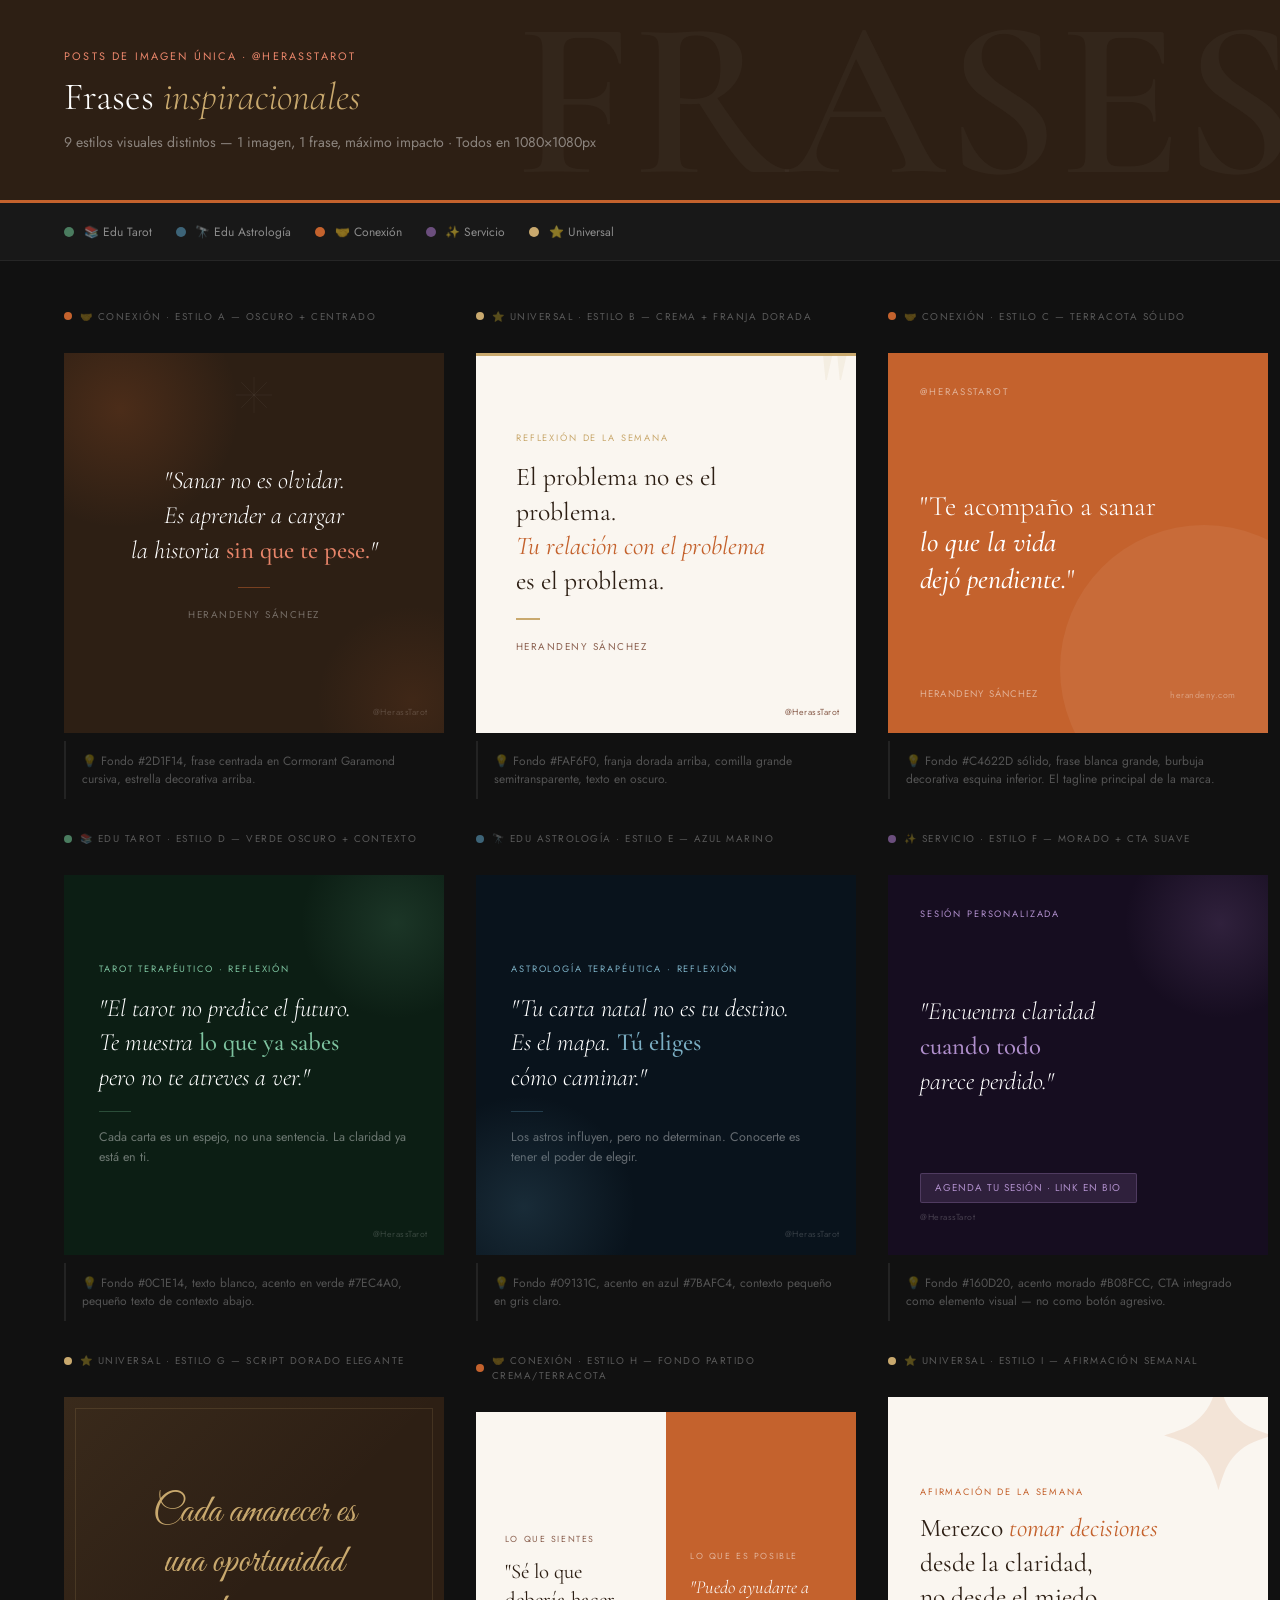
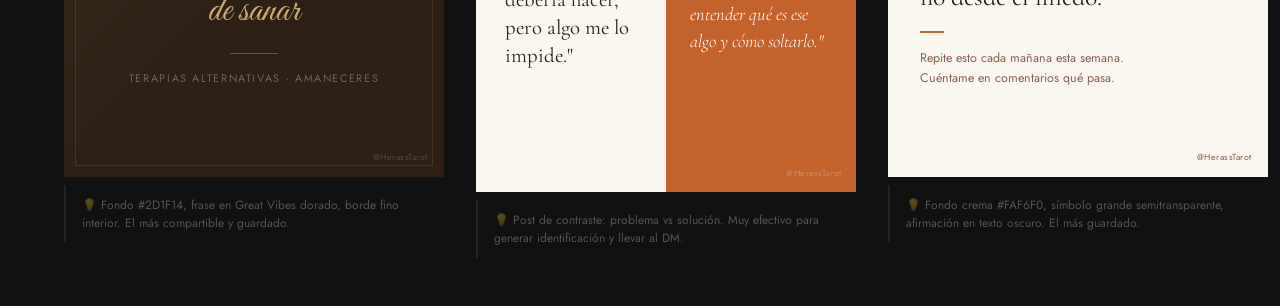
<file: instagram/instagram-frases-herandeny.html>
<!DOCTYPE html>
<html lang="es">
<head>
<meta charset="UTF-8">
<meta name="viewport" content="width=device-width, initial-scale=1.0">
<title>Posts de Frase — Herandeny Sánchez</title>
<link href="https://fonts.googleapis.com/css2?family=Cormorant+Garamond:ital,wght@0,300;0,400;0,500;0,600;1,300;1,400;1,500&family=Jost:wght@300;400;500;600&family=Great+Vibes&display=swap" rel="stylesheet">
<style>
  :root {
    --terracota:#C4622D; --terracota-light:#E8856A;
    --cream:#FAF6F0; --brown-dark:#2D1F14; --brown-mid:#5C3D2A; --brown-light:#8B6150;
    --gold:#C9A96E; --gold-light:#E8D5B0;
    --edu-t:#4A7C5F; --edu-a:#3D6478; --conn:#C4622D; --sell:#6B4E7D;
  }
  *{margin:0;padding:0;box-sizing:border-box;}
  body{font-family:'Jost',sans-serif;background:#111;color:white;}

  /* HEADER */
  .ph{background:var(--brown-dark);padding:3rem 4rem;border-bottom:3px solid var(--terracota);position:relative;overflow:hidden;}
  .ph::after{content:'FRASES';position:absolute;font-family:'Cormorant Garamond',serif;font-size:14rem;font-weight:600;color:rgba(255,255,255,0.03);right:-1rem;top:50%;transform:translateY(-50%);white-space:nowrap;pointer-events:none;}
  .ph-label{font-size:.68rem;letter-spacing:.2em;text-transform:uppercase;color:var(--terracota-light);margin-bottom:.6rem;}
  .ph-h1{font-family:'Cormorant Garamond',serif;font-size:2.4rem;font-weight:300;color:white;line-height:1.2;}
  .ph-h1 em{font-style:italic;color:var(--gold);}
  .ph-sub{margin-top:.8rem;color:rgba(255,255,255,.45);font-size:.88rem;}

  /* LEGEND */
  .legend{display:flex;gap:1.5rem;flex-wrap:wrap;padding:1.2rem 4rem;background:rgba(255,255,255,0.03);border-bottom:1px solid rgba(255,255,255,0.06);}
  .li{display:flex;align-items:center;gap:.6rem;font-size:.75rem;color:rgba(255,255,255,.5);}
  .ld{width:10px;height:10px;border-radius:50%;flex-shrink:0;}

  /* GRID */
  .grid{display:grid;grid-template-columns:repeat(3,380px);gap:2rem;padding:3rem 4rem;justify-content:start;}

  /* CADA POST — cuadrado 1:1 */
  .post{width:380px;height:380px;position:relative;overflow:hidden;cursor:default;flex-shrink:0;}

  /* LABEL EXTERIOR */
  .post-label{
    font-size:.62rem;letter-spacing:.15em;text-transform:uppercase;
    color:rgba(255,255,255,.3);margin-bottom:.6rem;
    display:flex;align-items:center;gap:.5rem;
  }
  .post-label-dot{width:8px;height:8px;border-radius:50%;flex-shrink:0;}
  .post-wrap{margin-bottom:1.8rem;}

  /* TIP */
  .post-tip{font-size:.75rem;color:rgba(255,255,255,.28);line-height:1.5;margin-top:.5rem;padding:.7rem 1rem;border-left:2px solid rgba(255,255,255,.08);}

  /* ══════════════════════
     ESTILO A — TERRACOTA OSCURO
     Frase blanca centrada, estrella, handle
  ══════════════════════ */
  .a{
    background:var(--brown-dark);
    display:flex;flex-direction:column;justify-content:center;align-items:center;
    padding:2.5rem;text-align:center;
    position:relative;overflow:hidden;
  }
  .a::before{content:'';position:absolute;top:-4rem;left:-4rem;width:15rem;height:15rem;border-radius:50%;background:radial-gradient(circle,rgba(196,98,45,.2) 0%,transparent 70%);}
  .a::after{content:'';position:absolute;bottom:-4rem;right:-4rem;width:12rem;height:12rem;border-radius:50%;background:radial-gradient(circle,rgba(196,98,45,.12) 0%,transparent 70%);}
  .a-star{position:absolute;top:1.5rem;left:50%;transform:translateX(-50%);opacity:.3;}
  .a-q{font-family:'Cormorant Garamond',serif;font-size:1.55rem;font-weight:300;font-style:italic;color:white;line-height:1.4;position:relative;}
  .a-q em{font-style:normal;font-weight:500;color:var(--terracota-light);}
  .a-line{width:2rem;height:1px;background:rgba(196,98,45,.5);margin:1.2rem auto;position:relative;}
  .a-author{font-size:.62rem;letter-spacing:.15em;text-transform:uppercase;color:rgba(255,255,255,.35);position:relative;}
  .a-handle{position:absolute;bottom:.9rem;right:1rem;font-size:.55rem;letter-spacing:.06em;color:rgba(255,255,255,.18);}

  /* ══════════════════════
     ESTILO B — CREMA ELEGANTE
     Frase oscura, trazo dorado
  ══════════════════════ */
  .b{
    background:var(--cream);
    display:flex;flex-direction:column;justify-content:center;
    padding:2.5rem;
    position:relative;overflow:hidden;
  }
  .b::before{content:'';position:absolute;top:0;left:0;right:0;height:3px;background:var(--gold);}
  .b-num{font-family:'Cormorant Garamond',serif;font-size:6rem;font-weight:600;color:rgba(201,169,110,.1);position:absolute;top:-1rem;right:.5rem;line-height:1;}
  .b-label{font-size:.58rem;letter-spacing:.2em;text-transform:uppercase;color:var(--gold);margin-bottom:1rem;}
  .b-q{font-family:'Cormorant Garamond',serif;font-size:1.6rem;font-weight:400;color:var(--brown-dark);line-height:1.35;}
  .b-q em{font-style:italic;color:var(--terracota);}
  .b-dash{width:1.5rem;height:2px;background:var(--gold);margin:1.2rem 0;}
  .b-author{font-size:.62rem;letter-spacing:.15em;text-transform:uppercase;color:var(--brown-light);}
  .b-handle{position:absolute;bottom:.9rem;right:1rem;font-size:.55rem;letter-spacing:.06em;color:var(--brown-light);}

  /* ══════════════════════
     ESTILO C — TERRACOTA SÓLIDO
     Frase blanca grande, mínimo
  ══════════════════════ */
  .c{
    background:var(--terracota);
    display:flex;flex-direction:column;justify-content:space-between;
    padding:2rem;
    position:relative;overflow:hidden;
  }
  .c::before{content:'';position:absolute;bottom:-5rem;right:-5rem;width:18rem;height:18rem;border-radius:50%;background:rgba(255,255,255,.06);}
  .c-top{font-size:.6rem;letter-spacing:.2em;text-transform:uppercase;color:rgba(255,255,255,.5);}
  .c-q{font-family:'Cormorant Garamond',serif;font-size:1.75rem;font-weight:300;color:white;line-height:1.3;position:relative;}
  .c-q em{font-style:italic;font-weight:500;}
  .c-bottom{display:flex;justify-content:space-between;align-items:flex-end;position:relative;}
  .c-author{font-size:.6rem;letter-spacing:.12em;text-transform:uppercase;color:rgba(255,255,255,.5);}
  .c-handle{font-size:.55rem;letter-spacing:.06em;color:rgba(255,255,255,.35);}

  /* ══════════════════════
     ESTILO D — VERDE OSCURO (Educativo)
     Frase + contexto corto
  ══════════════════════ */
  .d{
    background:#0C1E14;
    display:flex;flex-direction:column;justify-content:center;
    padding:2.2rem;
    position:relative;overflow:hidden;
  }
  .d::before{content:'';position:absolute;top:-3rem;right:-3rem;width:12rem;height:12rem;border-radius:50%;background:radial-gradient(circle,rgba(74,124,95,.25) 0%,transparent 70%);}
  .d-label{font-size:.58rem;letter-spacing:.2em;text-transform:uppercase;color:#7EC4A0;margin-bottom:1rem;}
  .d-q{font-family:'Cormorant Garamond',serif;font-size:1.55rem;font-weight:300;font-style:italic;color:white;line-height:1.4;position:relative;}
  .d-q em{font-style:normal;font-weight:500;color:#7EC4A0;}
  .d-sep{width:2rem;height:1px;background:rgba(74,124,95,.5);margin:1rem 0;}
  .d-context{font-size:.78rem;color:rgba(255,255,255,.4);line-height:1.6;}
  .d-handle{position:absolute;bottom:.9rem;right:1rem;font-size:.55rem;letter-spacing:.06em;color:rgba(255,255,255,.18);}

  /* ══════════════════════
     ESTILO E — AZUL MARINO (Astrología)
     Frase + dato curioso
  ══════════════════════ */
  .e{
    background:#09131C;
    display:flex;flex-direction:column;justify-content:center;
    padding:2.2rem;
    position:relative;overflow:hidden;
  }
  .e::before{content:'';position:absolute;bottom:-4rem;left:-4rem;width:14rem;height:14rem;border-radius:50%;background:radial-gradient(circle,rgba(61,100,120,.3) 0%,transparent 70%);}
  .e-label{font-size:.58rem;letter-spacing:.2em;text-transform:uppercase;color:#7BAFC4;margin-bottom:1rem;}
  .e-q{font-family:'Cormorant Garamond',serif;font-size:1.55rem;font-weight:300;font-style:italic;color:white;line-height:1.4;position:relative;}
  .e-q em{font-style:normal;font-weight:500;color:#7BAFC4;}
  .e-sep{width:2rem;height:1px;background:rgba(61,100,120,.5);margin:1rem 0;}
  .e-context{font-size:.78rem;color:rgba(255,255,255,.38);line-height:1.6;}
  .e-handle{position:absolute;bottom:.9rem;right:1rem;font-size:.55rem;letter-spacing:.06em;color:rgba(255,255,255,.18);}

  /* ══════════════════════
     ESTILO F — MORADO (Servicio)
     Frase + CTA suave
  ══════════════════════ */
  .f{
    background:#160D20;
    display:flex;flex-direction:column;justify-content:space-between;
    padding:2rem;
    position:relative;overflow:hidden;
  }
  .f::before{content:'';position:absolute;top:-3rem;right:-3rem;width:12rem;height:12rem;border-radius:50%;background:radial-gradient(circle,rgba(107,78,125,.3) 0%,transparent 70%);}
  .f-label{font-size:.58rem;letter-spacing:.2em;text-transform:uppercase;color:#B08FCC;position:relative;}
  .f-q{font-family:'Cormorant Garamond',serif;font-size:1.55rem;font-weight:300;font-style:italic;color:white;line-height:1.4;position:relative;}
  .f-q em{font-style:normal;font-weight:500;color:#B08FCC;}
  .f-bottom{position:relative;}
  .f-cta{display:inline-block;background:rgba(107,78,125,.3);border:1px solid rgba(176,143,204,.25);color:#B08FCC;padding:.4rem .9rem;font-size:.62rem;letter-spacing:.1em;text-transform:uppercase;border-radius:2px;margin-bottom:.5rem;}
  .f-handle{font-size:.55rem;letter-spacing:.06em;color:rgba(255,255,255,.2);}

  /* ══════════════════════
     ESTILO G — GRAN VIBES script
     Frase en cursiva elegante, fondo oscuro + oro
  ══════════════════════ */
  .g{
    background:var(--brown-dark);
    display:flex;flex-direction:column;justify-content:center;align-items:center;
    padding:2.5rem;text-align:center;
    position:relative;overflow:hidden;
  }
  .g::before{content:'';position:absolute;inset:0;background:linear-gradient(135deg,rgba(201,169,110,.08) 0%,transparent 50%);}
  .g-border{position:absolute;inset:.7rem;border:1px solid rgba(201,169,110,.15);pointer-events:none;}
  .g-q{font-family:'Great Vibes',cursive;font-size:2.4rem;color:var(--gold);line-height:1.3;position:relative;}
  .g-line{width:3rem;height:1px;background:rgba(201,169,110,.4);margin:1rem auto;position:relative;}
  .g-sub{font-size:.68rem;letter-spacing:.15em;text-transform:uppercase;color:rgba(255,255,255,.3);position:relative;}
  .g-handle{position:absolute;bottom:.9rem;right:1rem;font-size:.55rem;letter-spacing:.06em;color:rgba(255,255,255,.18);}

  /* ══════════════════════
     ESTILO H — SPLIT fondo partido
     Mitad crema / mitad terracota
  ══════════════════════ */
  .h{
    display:grid;grid-template-columns:1fr 1fr;
    position:relative;overflow:hidden;
  }
  .h-left{background:var(--cream);display:flex;flex-direction:column;justify-content:center;padding:1.8rem 1.5rem 1.8rem 1.8rem;}
  .h-right{background:var(--terracota);display:flex;flex-direction:column;justify-content:center;padding:1.8rem 1.8rem 1.8rem 1.5rem;}
  .h-label{font-size:.55rem;letter-spacing:.18em;text-transform:uppercase;color:var(--brown-light);margin-bottom:.8rem;}
  .h-q1{font-family:'Cormorant Garamond',serif;font-size:1.3rem;font-weight:400;color:var(--brown-dark);line-height:1.35;}
  .h-rlabel{font-size:.55rem;letter-spacing:.18em;text-transform:uppercase;color:rgba(255,255,255,.5);margin-bottom:.8rem;}
  .h-q2{font-family:'Cormorant Garamond',serif;font-size:1.15rem;font-style:italic;font-weight:300;color:white;line-height:1.45;}
  .h-handle{position:absolute;bottom:.8rem;right:.9rem;font-size:.55rem;letter-spacing:.06em;color:rgba(255,255,255,.25);}

  /* ══════════════════════
     ESTILO I — NÚMERO GRANDE
     El número de la semana / afirmación
  ══════════════════════ */
  .i{
    background:var(--cream);
    display:flex;flex-direction:column;justify-content:center;
    padding:2rem;
    position:relative;overflow:hidden;
  }
  .i-num{font-family:'Cormorant Garamond',serif;font-size:9rem;font-weight:600;color:rgba(196,98,45,.12);position:absolute;top:-1.5rem;right:-.5rem;line-height:1;}
  .i-label{font-size:.58rem;letter-spacing:.2em;text-transform:uppercase;color:var(--terracota);margin-bottom:.8rem;position:relative;}
  .i-q{font-family:'Cormorant Garamond',serif;font-size:1.6rem;font-weight:400;color:var(--brown-dark);line-height:1.35;position:relative;}
  .i-q em{font-style:italic;color:var(--terracota);}
  .i-dash{width:1.5rem;height:2px;background:var(--terracota);margin:1rem 0;position:relative;}
  .i-sub{font-size:.78rem;color:var(--brown-light);line-height:1.6;position:relative;}
  .i-handle{position:absolute;bottom:.9rem;right:1rem;font-size:.55rem;letter-spacing:.06em;color:var(--brown-light);}

</style>
</head>
<body>

<!-- HEADER -->
<div class="ph">
  <p class="ph-label">Posts de imagen única · @HerassTarot</p>
  <h1 class="ph-h1">Frases <em>inspiracionales</em></h1>
  <p class="ph-sub">9 estilos visuales distintos — 1 imagen, 1 frase, máximo impacto · Todos en 1080×1080px</p>
</div>

<!-- LEYENDA -->
<div class="legend">
  <div class="li"><div class="ld" style="background:#4A7C5F;"></div>📚 Edu Tarot</div>
  <div class="li"><div class="ld" style="background:#3D6478;"></div>🔭 Edu Astrología</div>
  <div class="li"><div class="ld" style="background:#C4622D;"></div>🤝 Conexión</div>
  <div class="li"><div class="ld" style="background:#6B4E7D;"></div>✨ Servicio</div>
  <div class="li"><div class="ld" style="background:#C9A96E;"></div>⭐ Universal</div>
</div>

<!-- GRID DE POSTS -->
<div class="grid">

  <!-- POST 1 — Estilo A · Oscuro centrado · Conexión -->
  <div>
    <div class="post-wrap">
      <div class="post-label"><div class="post-label-dot" style="background:#C4622D;"></div>🤝 Conexión · Estilo A — Oscuro + centrado</div>
    </div>
    <div class="post a">
      <div class="a-star">
        <svg width="36" height="36" viewBox="0 0 80 80" fill="none"><line x1="40" y1="0" x2="40" y2="80" stroke="white" stroke-width=".8" opacity=".4"/><line x1="0" y1="40" x2="80" y2="40" stroke="white" stroke-width=".8" opacity=".4"/><line x1="11.7" y1="11.7" x2="68.3" y2="68.3" stroke="white" stroke-width=".8" opacity=".4"/><line x1="68.3" y1="11.7" x2="11.7" y2="68.3" stroke="white" stroke-width=".8" opacity=".4"/></svg>
      </div>
      <p class="a-q">"Sanar no es olvidar.<br>Es aprender a cargar<br>la historia <em>sin que te pese.</em>"</p>
      <div class="a-line"></div>
      <p class="a-author">Herandeny Sánchez</p>
      <div class="a-handle">@HerassTarot</div>
    </div>
    <div class="post-tip">💡 Fondo #2D1F14, frase centrada en Cormorant Garamond cursiva, estrella decorativa arriba.</div>
  </div>

  <!-- POST 2 — Estilo B · Crema dorado · Universal -->
  <div>
    <div class="post-wrap">
      <div class="post-label"><div class="post-label-dot" style="background:#C9A96E;"></div>⭐ Universal · Estilo B — Crema + franja dorada</div>
    </div>
    <div class="post b">
      <div class="b-num">"</div>
      <div class="b-label">Reflexión de la semana</div>
      <p class="b-q">El problema no es el problema.<br><em>Tu relación con el problema</em><br>es el problema.</p>
      <div class="b-dash"></div>
      <p class="b-author">Herandeny Sánchez</p>
      <div class="b-handle">@HerassTarot</div>
    </div>
    <div class="post-tip">💡 Fondo #FAF6F0, franja dorada arriba, comilla grande semitransparente, texto en oscuro.</div>
  </div>

  <!-- POST 3 — Estilo C · Terracota sólido · Conexión -->
  <div>
    <div class="post-wrap">
      <div class="post-label"><div class="post-label-dot" style="background:#C4622D;"></div>🤝 Conexión · Estilo C — Terracota sólido</div>
    </div>
    <div class="post c">
      <div class="c-top">@HerassTarot</div>
      <p class="c-q">"Te acompaño a sanar<br><em>lo que la vida<br>dejó pendiente.</em>"</p>
      <div class="c-bottom">
        <span class="c-author">Herandeny Sánchez</span>
        <span class="c-handle">herandeny.com</span>
      </div>
    </div>
    <div class="post-tip">💡 Fondo #C4622D sólido, frase blanca grande, burbuja decorativa esquina inferior. El tagline principal de la marca.</div>
  </div>

  <!-- POST 4 — Estilo D · Verde · Educativo Tarot -->
  <div>
    <div class="post-wrap">
      <div class="post-label"><div class="post-label-dot" style="background:#4A7C5F;"></div>📚 Edu Tarot · Estilo D — Verde oscuro + contexto</div>
    </div>
    <div class="post d">
      <div class="d-label">Tarot Terapéutico · Reflexión</div>
      <p class="d-q">"El tarot no predice el futuro.<br>Te muestra <em>lo que ya sabes</em><br>pero no te atreves a ver."</p>
      <div class="d-sep"></div>
      <p class="d-context">Cada carta es un espejo, no una sentencia. La claridad ya está en ti.</p>
      <div class="d-handle">@HerassTarot</div>
    </div>
    <div class="post-tip">💡 Fondo #0C1E14, texto blanco, acento en verde #7EC4A0, pequeño texto de contexto abajo.</div>
  </div>

  <!-- POST 5 — Estilo E · Azul · Astrología -->
  <div>
    <div class="post-wrap">
      <div class="post-label"><div class="post-label-dot" style="background:#3D6478;"></div>🔭 Edu Astrología · Estilo E — Azul marino</div>
    </div>
    <div class="post e">
      <div class="e-label">Astrología Terapéutica · Reflexión</div>
      <p class="e-q">"Tu carta natal no es tu destino.<br>Es el mapa. <em>Tú eliges</em><br>cómo caminar."</p>
      <div class="e-sep"></div>
      <p class="e-context">Los astros influyen, pero no determinan. Conocerte es tener el poder de elegir.</p>
      <div class="e-handle">@HerassTarot</div>
    </div>
    <div class="post-tip">💡 Fondo #09131C, acento en azul #7BAFC4, contexto pequeño en gris claro.</div>
  </div>

  <!-- POST 6 — Estilo F · Morado · Servicio -->
  <div>
    <div class="post-wrap">
      <div class="post-label"><div class="post-label-dot" style="background:#6B4E7D;"></div>✨ Servicio · Estilo F — Morado + CTA suave</div>
    </div>
    <div class="post f">
      <div class="f-label">Sesión personalizada</div>
      <p class="f-q">"Encuentra claridad<br><em>cuando todo</em><br>parece perdido."</p>
      <div class="f-bottom">
        <div class="f-cta">Agenda tu sesión · link en bio</div>
        <div class="f-handle">@HerassTarot</div>
      </div>
    </div>
    <div class="post-tip">💡 Fondo #160D20, acento morado #B08FCC, CTA integrado como elemento visual — no como botón agresivo.</div>
  </div>

  <!-- POST 7 — Estilo G · Great Vibes script · Universal -->
  <div>
    <div class="post-wrap">
      <div class="post-label"><div class="post-label-dot" style="background:#C9A96E;"></div>⭐ Universal · Estilo G — Script dorado elegante</div>
    </div>
    <div class="post g">
      <div class="g-border"></div>
      <p class="g-q">Cada amanecer es<br>una oportunidad<br>de sanar</p>
      <div class="g-line"></div>
      <p class="g-sub">Terapias Alternativas · Amaneceres</p>
      <div class="g-handle">@HerassTarot</div>
    </div>
    <div class="post-tip">💡 Fondo #2D1F14, frase en Great Vibes dorado, borde fino interior. El más compartible y guardado.</div>
  </div>

  <!-- POST 8 — Estilo H · Split · Conexión -->
  <div>
    <div class="post-wrap">
      <div class="post-label"><div class="post-label-dot" style="background:#C4622D;"></div>🤝 Conexión · Estilo H — Fondo partido crema/terracota</div>
    </div>
    <div class="post h">
      <div class="h-left">
        <div class="h-label">Lo que sientes</div>
        <p class="h-q1">"Sé lo que debería hacer, pero algo me lo impide."</p>
      </div>
      <div class="h-right">
        <div class="h-rlabel">Lo que es posible</div>
        <p class="h-q2">"Puedo ayudarte a entender qué es ese algo y cómo soltarlo."</p>
      </div>
      <div class="h-handle">@HerassTarot</div>
    </div>
    <div class="post-tip">💡 Post de contraste: problema vs solución. Muy efectivo para generar identificación y llevar al DM.</div>
  </div>

  <!-- POST 9 — Estilo I · Número grande · Afirmación -->
  <div>
    <div class="post-wrap">
      <div class="post-label"><div class="post-label-dot" style="background:#C9A96E;"></div>⭐ Universal · Estilo I — Afirmación semanal</div>
    </div>
    <div class="post i">
      <div class="i-num">✦</div>
      <div class="i-label">Afirmación de la semana</div>
      <p class="i-q">Merezco <em>tomar decisiones</em><br>desde la claridad,<br>no desde el miedo.</p>
      <div class="i-dash"></div>
      <p class="i-sub">Repite esto cada mañana esta semana.<br>Cuéntame en comentarios qué pasa.</p>
      <div class="i-handle">@HerassTarot</div>
    </div>
    <div class="post-tip">💡 Fondo crema #FAF6F0, símbolo grande semitransparente, afirmación en texto oscuro. El más guardado.</div>
  </div>

</div>

</body>
</html>
</file>
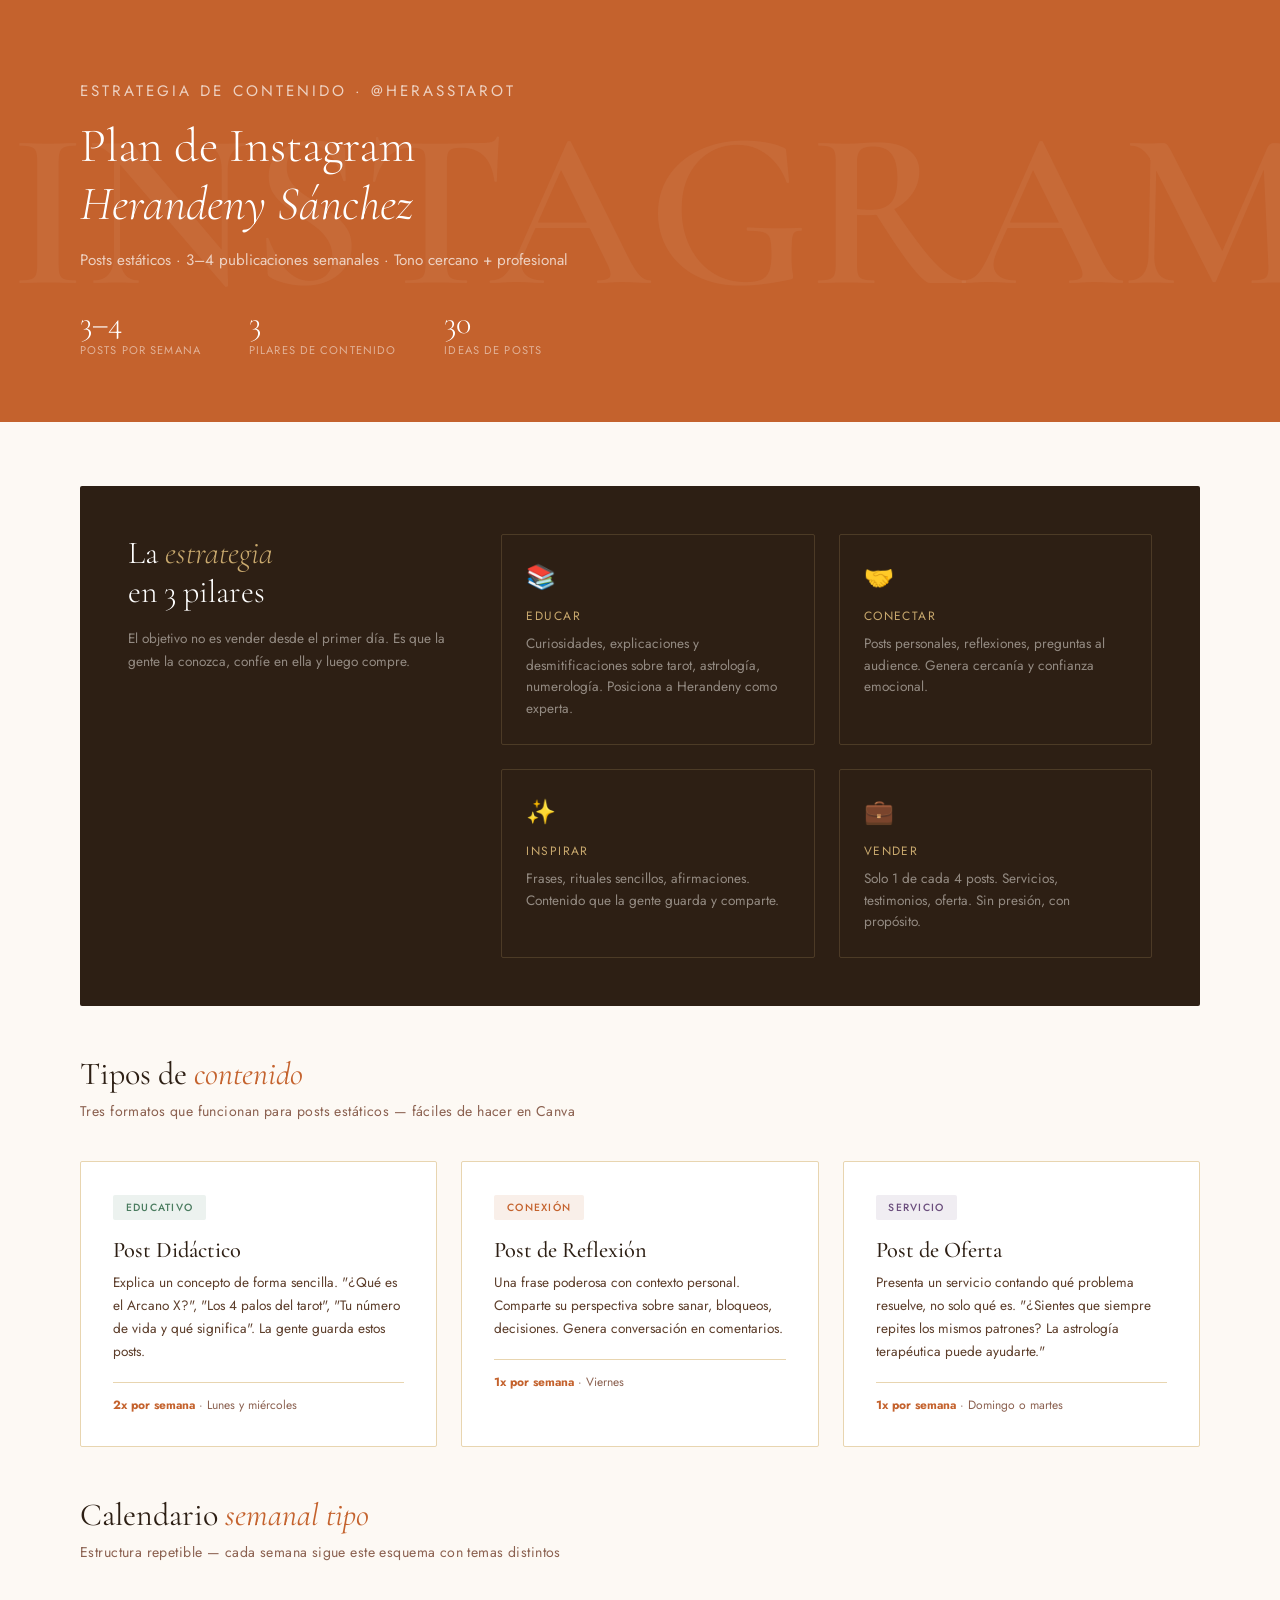
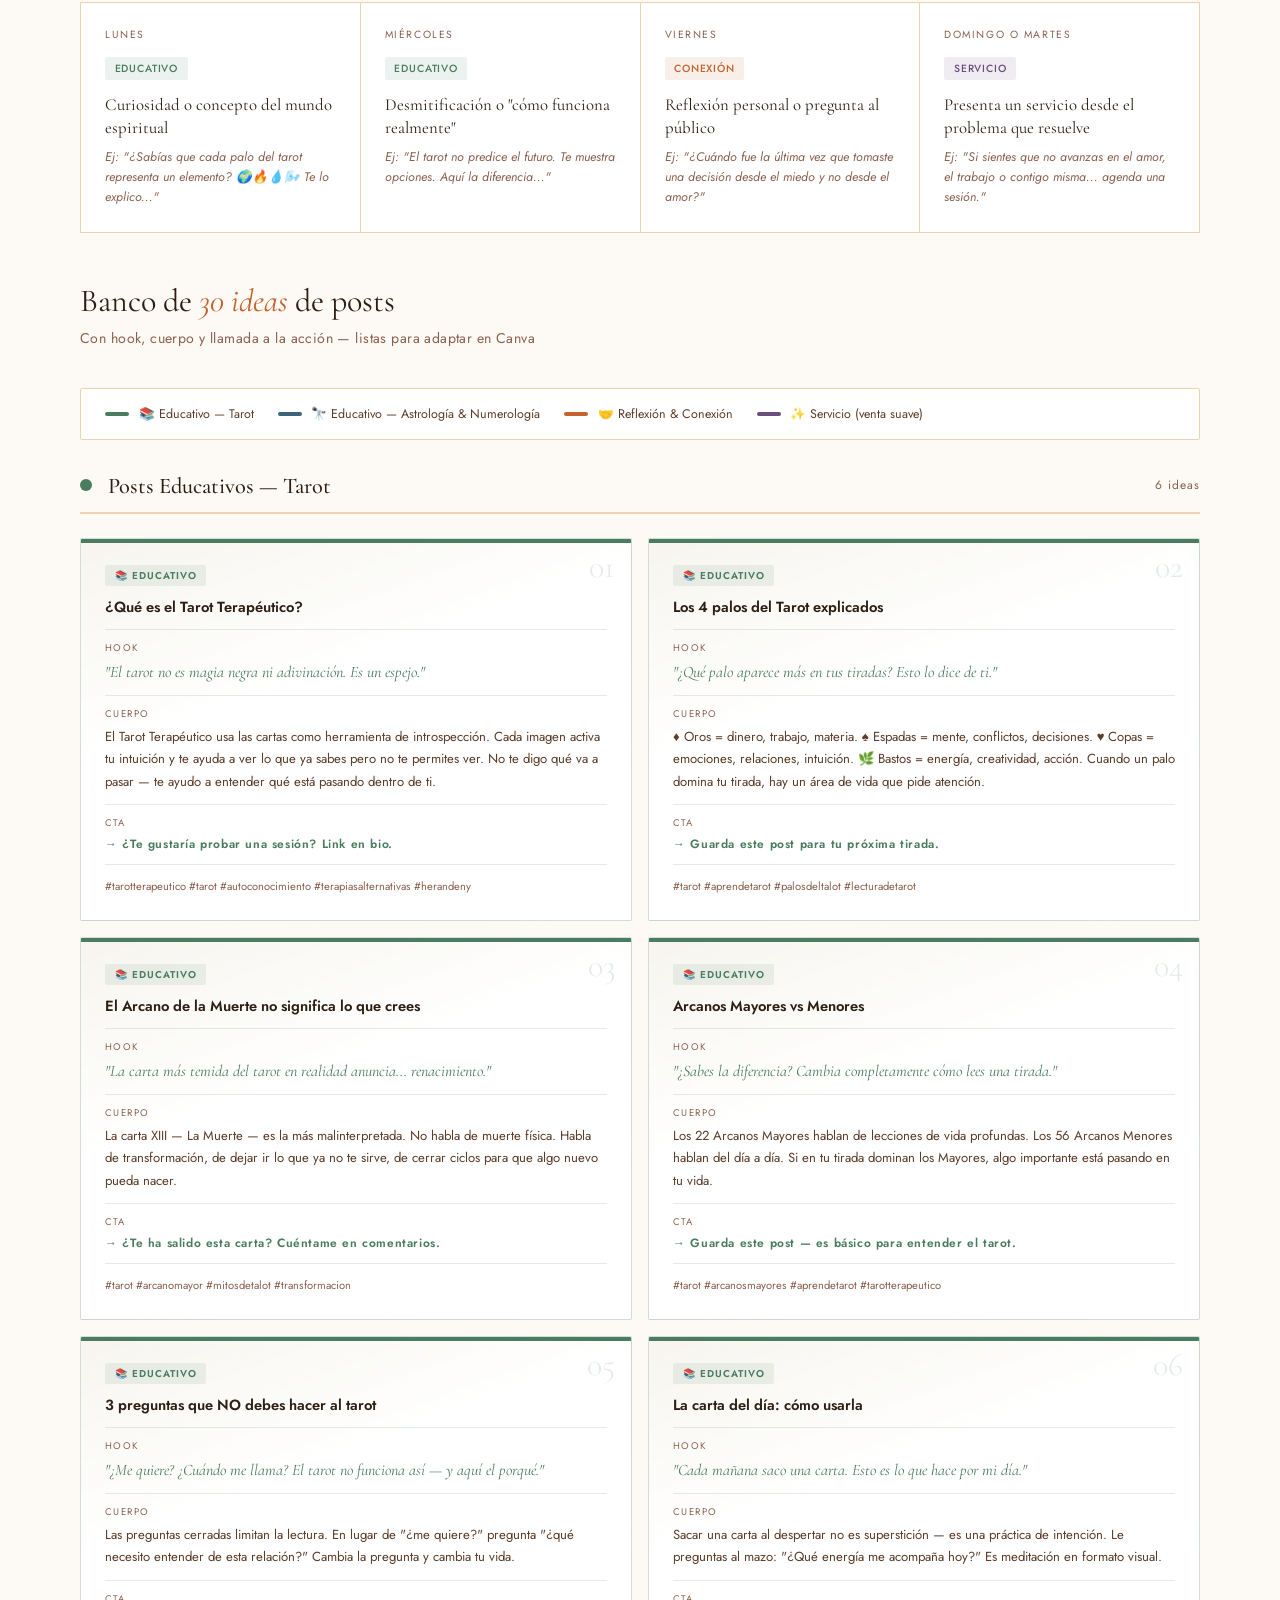
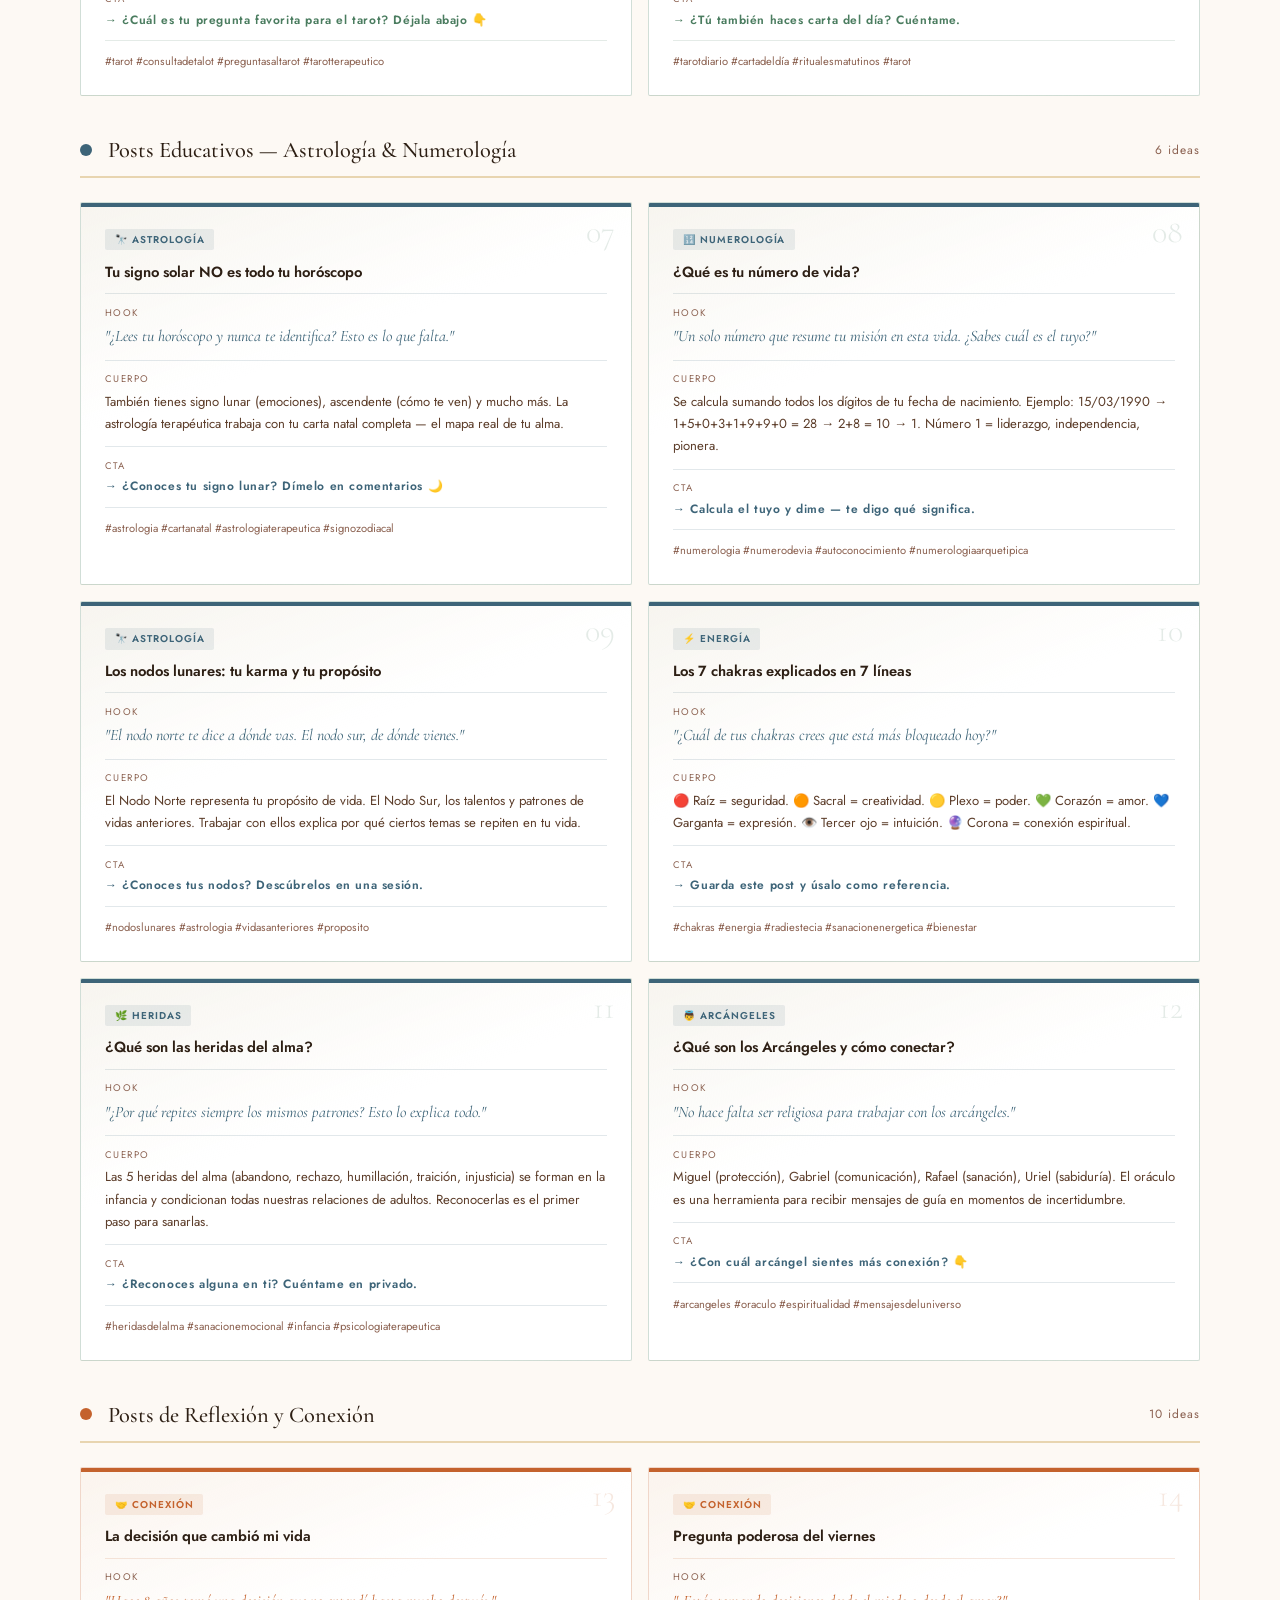
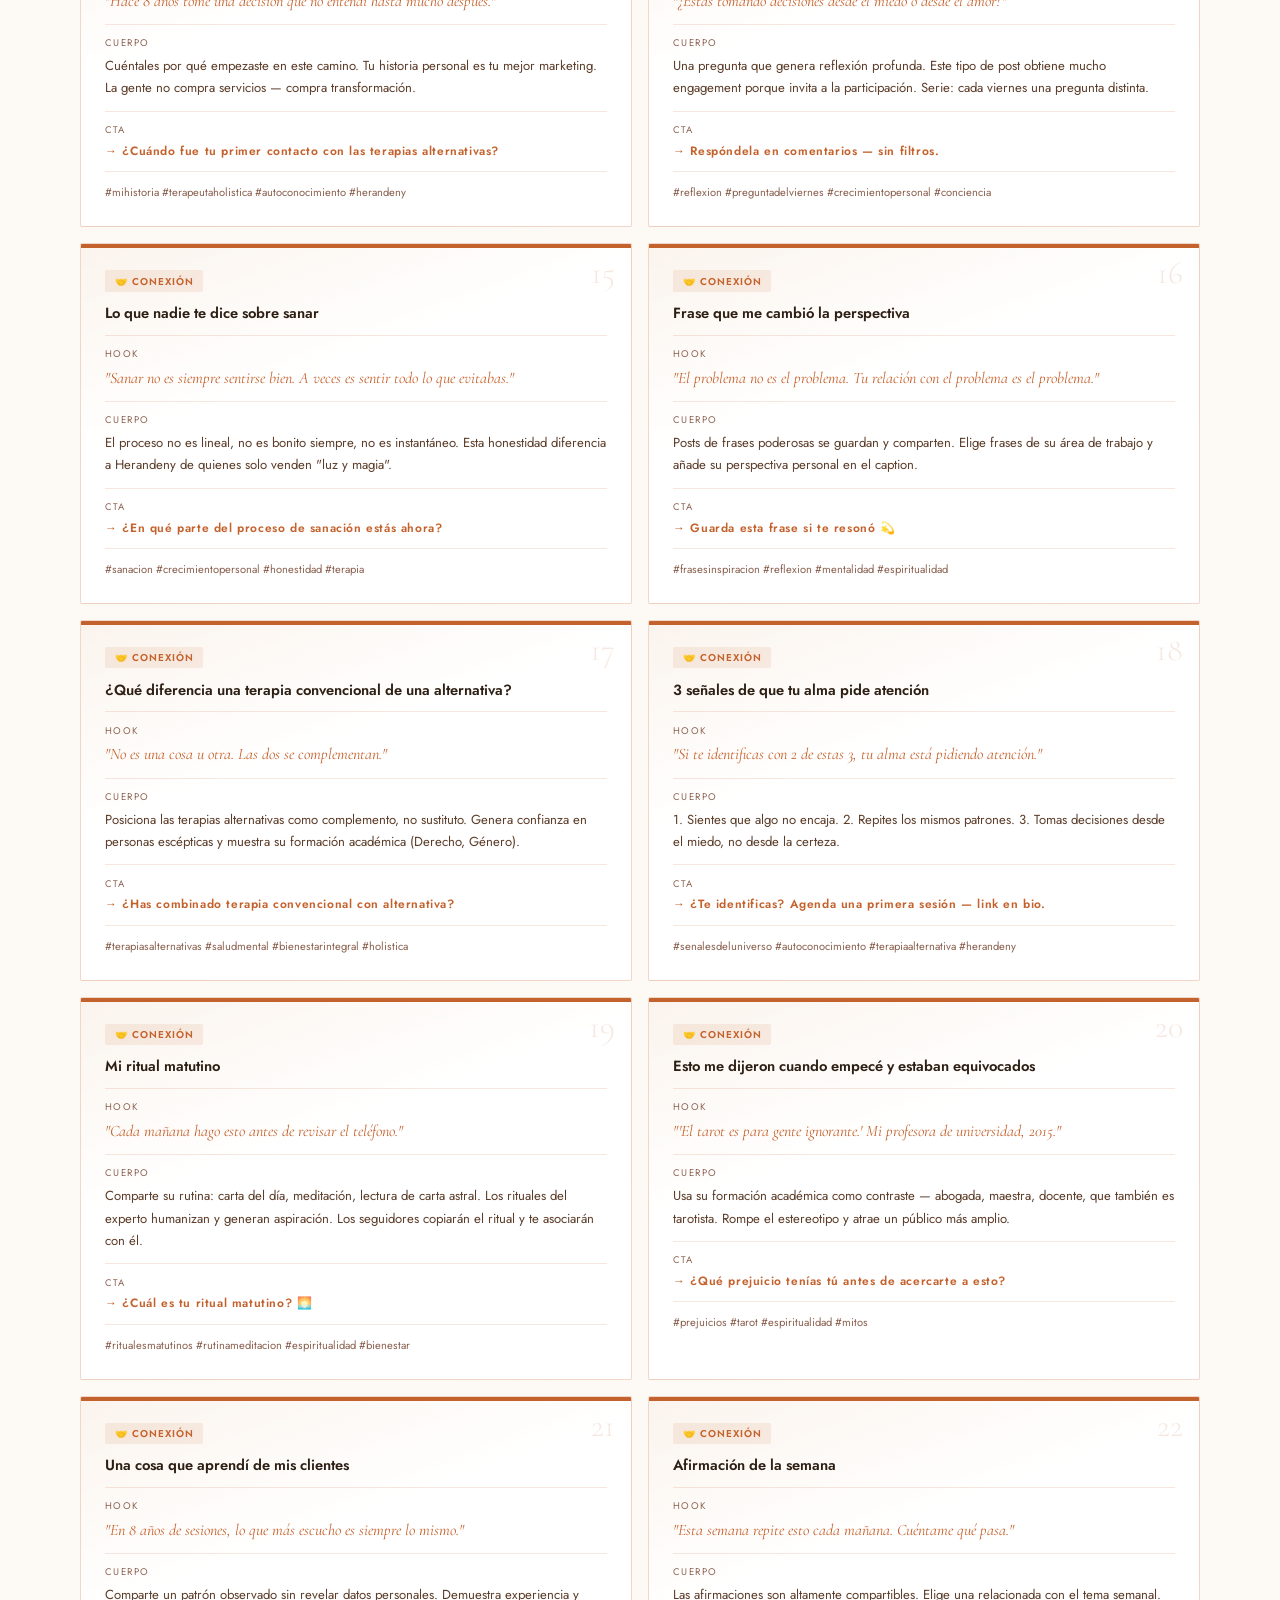
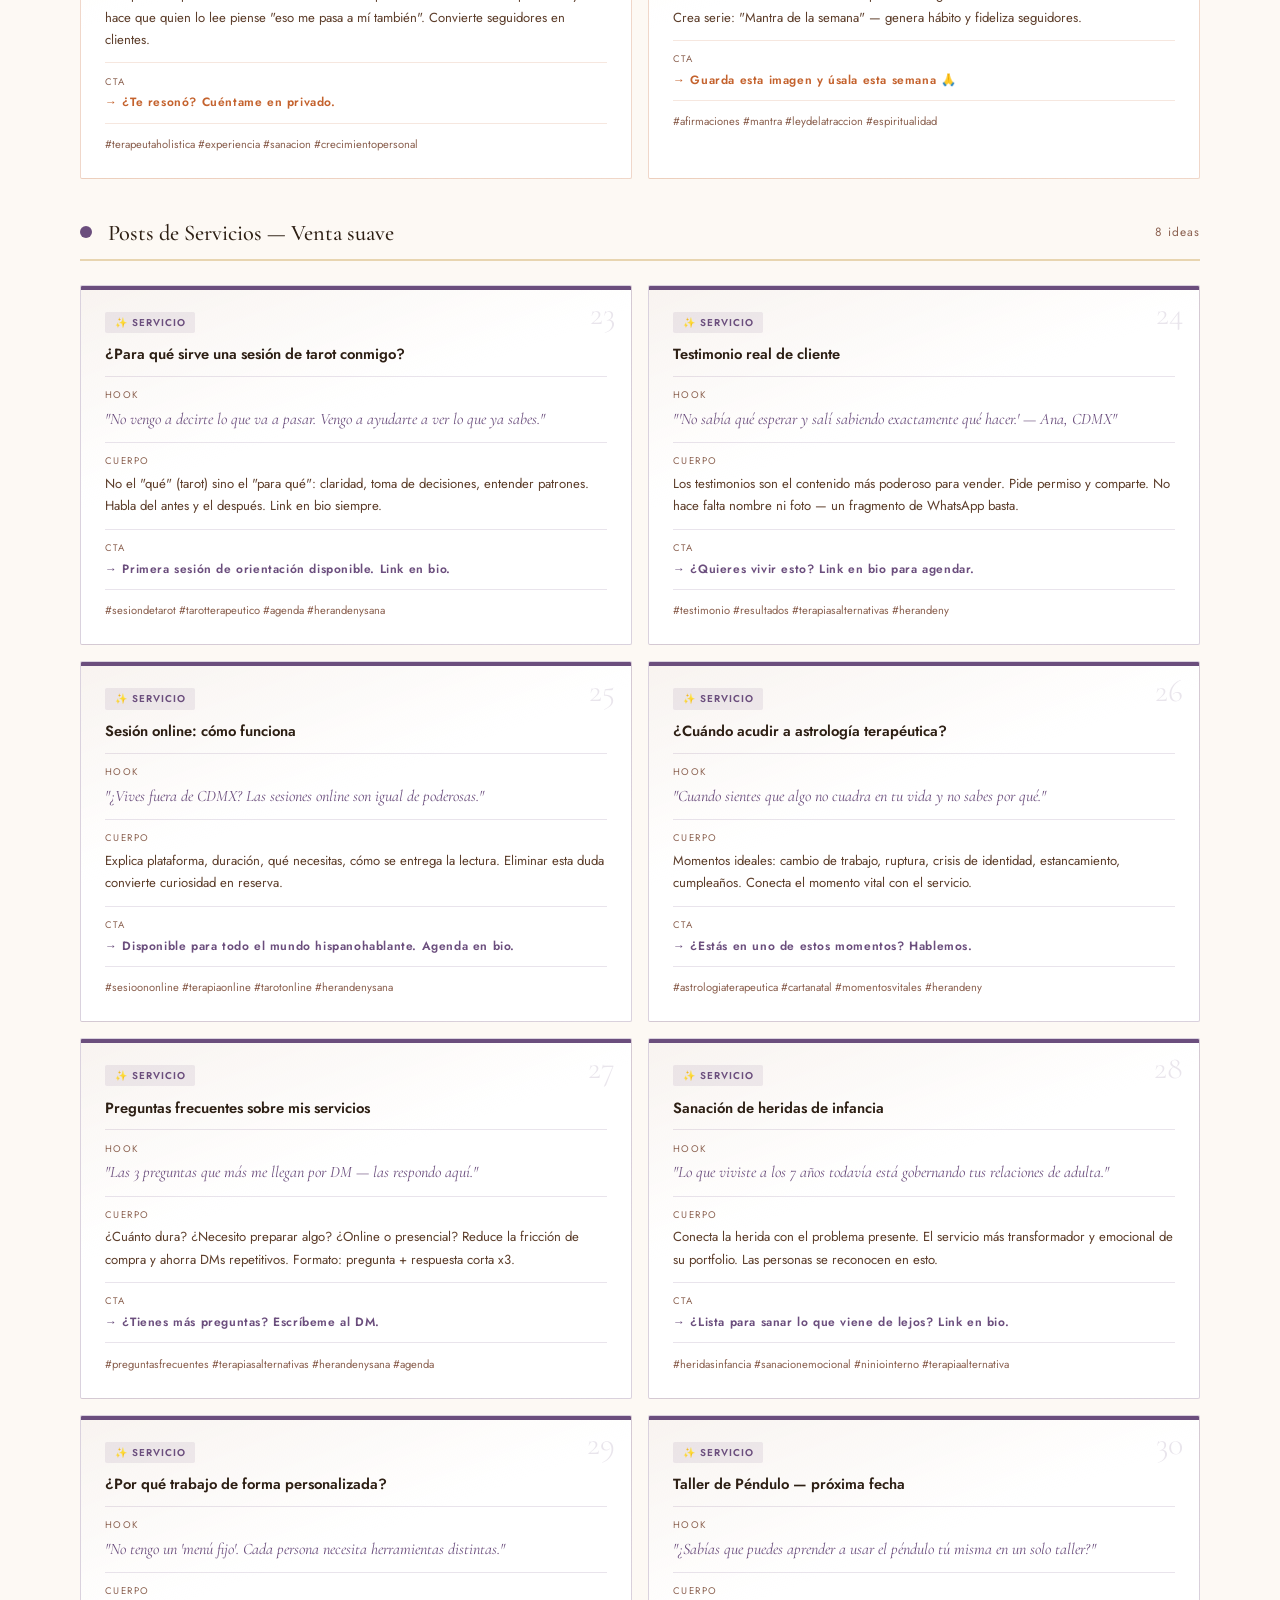
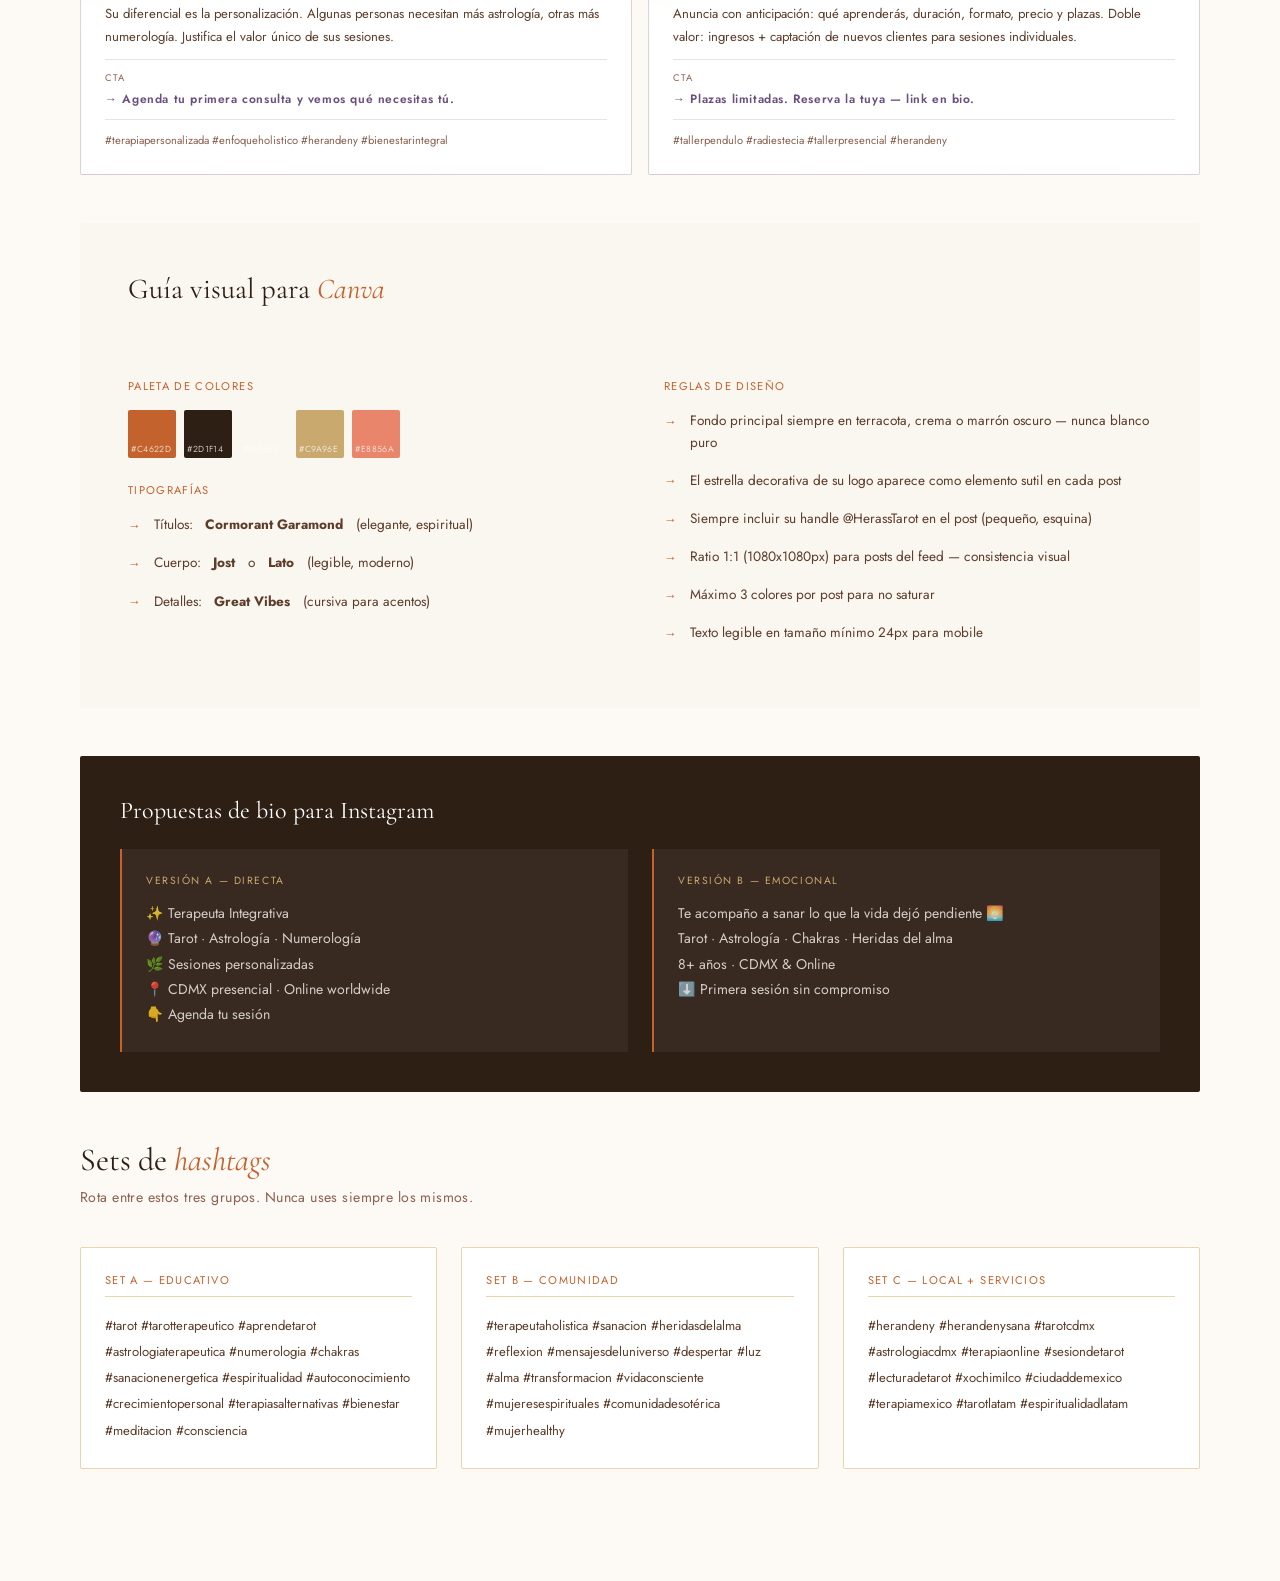
<file: instagram/instagram-plan-herandeny.html>
<!DOCTYPE html>
<html lang="es">
<head>
<meta charset="UTF-8">
<meta name="viewport" content="width=device-width, initial-scale=1.0">
<title>Plan de Contenido Instagram — Herandeny Sánchez</title>
<link href="https://fonts.googleapis.com/css2?family=Cormorant+Garamond:ital,wght@0,300;0,400;0,600;1,300;1,400&family=Jost:wght@300;400;500;600&display=swap" rel="stylesheet">
<style>
  :root {
    --terracota: #C4622D;
    --terracota-dark: #A0501F;
    --terracota-light: #E8856A;
    --cream: #FAF6F0;
    --warm-white: #FDF9F4;
    --brown-dark: #2D1F14;
    --brown-mid: #5C3D2A;
    --brown-light: #8B6150;
    --gold: #C9A96E;
    --gold-light: #E8D5B0;
    --green: #4A7C5F;
    --blue: #3D6478;
    --purple: #6B4E7D;
  }

  * { margin: 0; padding: 0; box-sizing: border-box; }
  body {
    font-family: 'Jost', sans-serif;
    background: var(--warm-white);
    color: var(--brown-dark);
  }

  /* HEADER */
  .doc-header {
    background: var(--terracota);
    padding: 4rem 5rem;
    position: relative;
    overflow: hidden;
  }

  .doc-header::before {
    content: 'INSTAGRAM';
    position: absolute;
    font-family: 'Cormorant Garamond', serif;
    font-size: 14rem;
    font-weight: 600;
    color: rgba(255,255,255,0.05);
    right: -2rem;
    top: 50%;
    transform: translateY(-50%);
    white-space: nowrap;
  }

  .doc-header-label {
    font-size: 0.7rem;
    letter-spacing: 0.2em;
    text-transform: uppercase;
    color: rgba(255,255,255,0.6);
    margin-bottom: 1rem;
  }

  .doc-header h1 {
    font-family: 'Cormorant Garamond', serif;
    font-size: 3rem;
    font-weight: 300;
    color: white;
    line-height: 1.2;
    margin-bottom: 0.5rem;
  }

  .doc-header h1 em { font-style: italic; }

  .doc-header p {
    color: rgba(255,255,255,0.7);
    font-size: 0.95rem;
    margin-top: 1rem;
  }

  .header-meta {
    display: flex;
    gap: 3rem;
    margin-top: 2rem;
  }

  .meta-item { }
  .meta-value {
    font-family: 'Cormorant Garamond', serif;
    font-size: 2rem;
    color: white;
    font-weight: 300;
  }
  .meta-label {
    font-size: 0.7rem;
    letter-spacing: 0.1em;
    text-transform: uppercase;
    color: rgba(255,255,255,0.5);
  }

  /* MAIN CONTENT */
  .content { padding: 4rem 5rem; }

  /* STRATEGY SECTION */
  .strategy {
    background: var(--brown-dark);
    border-radius: 2px;
    padding: 3rem;
    margin-bottom: 3rem;
    display: grid;
    grid-template-columns: 1fr 2fr;
    gap: 3rem;
    align-items: start;
  }

  .strategy h2 {
    font-family: 'Cormorant Garamond', serif;
    font-size: 2rem;
    font-weight: 300;
    color: white;
    line-height: 1.2;
  }

  .strategy h2 em { font-style: italic; color: var(--gold); }

  .strategy-pillars {
    display: grid;
    grid-template-columns: 1fr 1fr;
    gap: 1.5rem;
  }

  .pillar {
    padding: 1.5rem;
    border: 1px solid rgba(201,169,110,0.2);
    border-radius: 2px;
  }

  .pillar-emoji { font-size: 1.5rem; margin-bottom: 0.8rem; }

  .pillar-name {
    font-size: 0.75rem;
    letter-spacing: 0.12em;
    text-transform: uppercase;
    color: var(--gold);
    margin-bottom: 0.5rem;
  }

  .pillar-desc {
    font-size: 0.85rem;
    color: rgba(250,246,240,0.5);
    line-height: 1.6;
  }

  /* CONTENT TYPES */
  .section-title {
    font-family: 'Cormorant Garamond', serif;
    font-size: 2rem;
    font-weight: 400;
    color: var(--brown-dark);
    margin-bottom: 0.5rem;
  }

  .section-title em { font-style: italic; color: var(--terracota); }

  .section-sub {
    font-size: 0.88rem;
    color: var(--brown-light);
    margin-bottom: 2.5rem;
    letter-spacing: 0.03em;
  }

  /* CONTENT TYPE CARDS */
  .content-types {
    display: grid;
    grid-template-columns: repeat(3, 1fr);
    gap: 1.5rem;
    margin-bottom: 3rem;
  }

  .type-card {
    border: 1px solid var(--gold-light);
    padding: 2rem;
    border-radius: 2px;
    background: white;
    position: relative;
  }

  .type-tag {
    display: inline-block;
    padding: 0.3rem 0.8rem;
    font-size: 0.65rem;
    letter-spacing: 0.12em;
    text-transform: uppercase;
    border-radius: 2px;
    margin-bottom: 1rem;
    font-weight: 500;
  }

  .tag-edu { background: rgba(74,124,95,0.1); color: var(--green); }
  .tag-prox { background: rgba(196,98,45,0.1); color: var(--terracota); }
  .tag-sell { background: rgba(107,78,125,0.1); color: var(--purple); }

  .type-title {
    font-family: 'Cormorant Garamond', serif;
    font-size: 1.4rem;
    font-weight: 500;
    color: var(--brown-dark);
    margin-bottom: 0.5rem;
  }

  .type-desc {
    font-size: 0.85rem;
    color: var(--brown-mid);
    line-height: 1.7;
    margin-bottom: 1.2rem;
  }

  .type-freq {
    font-size: 0.75rem;
    color: var(--brown-light);
    border-top: 1px solid var(--gold-light);
    padding-top: 0.8rem;
  }

  .type-freq strong { color: var(--terracota); }

  /* WEEKLY CALENDAR */
  .calendar-section { margin-bottom: 3rem; }

  .week-grid {
    display: grid;
    grid-template-columns: repeat(4, 1fr);
    gap: 1px;
    background: var(--gold-light);
    border: 1px solid var(--gold-light);
    margin-bottom: 1.5rem;
  }

  .week-day {
    background: white;
    padding: 1.5rem;
  }

  .week-day-name {
    font-size: 0.65rem;
    letter-spacing: 0.15em;
    text-transform: uppercase;
    color: var(--brown-light);
    margin-bottom: 0.8rem;
  }

  .week-day-badge {
    display: inline-block;
    padding: 0.25rem 0.6rem;
    font-size: 0.65rem;
    letter-spacing: 0.08em;
    text-transform: uppercase;
    border-radius: 2px;
    margin-bottom: 0.8rem;
    font-weight: 500;
  }

  .week-day-topic {
    font-family: 'Cormorant Garamond', serif;
    font-size: 1.05rem;
    color: var(--brown-dark);
    line-height: 1.4;
    margin-bottom: 0.5rem;
  }

  .week-day-caption {
    font-size: 0.78rem;
    color: var(--brown-light);
    line-height: 1.6;
    font-style: italic;
  }

  /* CONTENT BANK */
  .content-bank { margin-bottom: 3rem; }

  .bank-category {
    margin-bottom: 2.5rem;
  }

  .bank-category-header {
    display: flex;
    align-items: center;
    gap: 1rem;
    margin-bottom: 1.5rem;
    padding-bottom: 0.8rem;
    border-bottom: 2px solid var(--gold-light);
  }

  .bank-category-dot {
    width: 12px; height: 12px;
    border-radius: 50%;
    flex-shrink: 0;
  }

  .bank-category-title {
    font-family: 'Cormorant Garamond', serif;
    font-size: 1.4rem;
    font-weight: 500;
    color: var(--brown-dark);
  }

  .bank-category-count {
    font-size: 0.75rem;
    color: var(--brown-light);
    margin-left: auto;
    letter-spacing: 0.08em;
  }

  .posts-grid {
    display: grid;
    grid-template-columns: repeat(2, 1fr);
    gap: 1rem;
  }

  /* ── POST CARD BASE ── */
  .post-card {
    background: white;
    border: 1px solid var(--gold-light);
    border-radius: 2px;
    padding: 0 1.5rem 1.5rem;
    position: relative;
    overflow: hidden;
  }

  /* Franja de color superior por tipo */
  .post-card::before {
    content: '';
    display: block;
    height: 4px;
    margin: 0 -1.5rem 1.2rem;
    width: calc(100% + 3rem);
  }

  /* ── TIPO EDUCATIVO (verde) ── */
  .post-card.edu {
    border-color: rgba(74,124,95,0.25);
    background: linear-gradient(160deg, rgba(74,124,95,0.03) 0%, white 40%);
  }
  .post-card.edu::before { background: var(--green); }
  .post-card.edu .post-type-badge { background: rgba(74,124,95,0.1); color: var(--green); }
  .post-card.edu .post-hook { color: var(--green); }
  .post-card.edu .post-cta { color: var(--green); }
  .post-card.edu .post-number { color: rgba(74,124,95,0.15); }
  .post-card.edu .post-section { border-color: rgba(74,124,95,0.15); }

  /* ── TIPO CONEXIÓN (terracota) ── */
  .post-card.conn {
    border-color: rgba(196,98,45,0.25);
    background: linear-gradient(160deg, rgba(196,98,45,0.03) 0%, white 40%);
  }
  .post-card.conn::before { background: var(--terracota); }
  .post-card.conn .post-type-badge { background: rgba(196,98,45,0.1); color: var(--terracota); }
  .post-card.conn .post-hook { color: var(--terracota); }
  .post-card.conn .post-cta { color: var(--terracota); }
  .post-card.conn .post-number { color: rgba(196,98,45,0.15); }
  .post-card.conn .post-section { border-color: rgba(196,98,45,0.15); }

  /* ── TIPO VENTA (morado) ── */
  .post-card.sell {
    border-color: rgba(107,78,125,0.25);
    background: linear-gradient(160deg, rgba(107,78,125,0.03) 0%, white 40%);
  }
  .post-card.sell::before { background: var(--purple); }
  .post-card.sell .post-type-badge { background: rgba(107,78,125,0.1); color: var(--purple); }
  .post-card.sell .post-hook { color: var(--purple); }
  .post-card.sell .post-cta { color: var(--purple); }
  .post-card.sell .post-number { color: rgba(107,78,125,0.15); }
  .post-card.sell .post-section { border-color: rgba(107,78,125,0.15); }

  /* Badge tipo de post */
  .post-type-badge {
    display: inline-flex;
    align-items: center;
    gap: 0.3rem;
    padding: 0.2rem 0.6rem;
    font-size: 0.62rem;
    letter-spacing: 0.1em;
    text-transform: uppercase;
    font-weight: 600;
    border-radius: 2px;
    margin-bottom: 0.7rem;
  }

  .post-number {
    font-family: 'Cormorant Garamond', serif;
    font-size: 2rem;
    font-weight: 300;
    position: absolute;
    top: 0.8rem;
    right: 1rem;
    line-height: 1;
  }

  .post-title {
    font-size: 0.92rem;
    font-weight: 600;
    color: var(--brown-dark);
    margin-bottom: 0.6rem;
    padding-right: 2.5rem;
    line-height: 1.4;
  }

  /* Línea divisora entre secciones de la card */
  .post-section {
    border-top: 1px solid;
    padding-top: 0.7rem;
    margin-top: 0.7rem;
  }

  .post-section-label {
    font-size: 0.6rem;
    letter-spacing: 0.15em;
    text-transform: uppercase;
    color: var(--brown-light);
    margin-bottom: 0.3rem;
  }

  .post-hook {
    font-size: 0.83rem;
    font-style: italic;
    margin-bottom: 0;
    line-height: 1.5;
    font-family: 'Cormorant Garamond', serif;
    font-size: 1rem;
  }

  .post-body {
    font-size: 0.82rem;
    color: var(--brown-mid);
    line-height: 1.7;
    margin-bottom: 0;
  }

  .post-cta {
    font-size: 0.75rem;
    font-weight: 600;
    letter-spacing: 0.05em;
    display: flex;
    align-items: center;
    gap: 0.3rem;
  }

  .post-cta::before { content: '→'; }

  .post-hashtags {
    font-size: 0.7rem;
    color: var(--brown-light);
    margin-top: 0;
    line-height: 1.7;
  }

  /* Leyenda visual arriba del banco */
  .post-legend {
    display: flex;
    gap: 1.5rem;
    margin-bottom: 2rem;
    padding: 1rem 1.5rem;
    background: white;
    border: 1px solid var(--gold-light);
    border-radius: 2px;
    flex-wrap: wrap;
  }

  .legend-item {
    display: flex;
    align-items: center;
    gap: 0.6rem;
    font-size: 0.78rem;
    color: var(--brown-mid);
  }

  .legend-stripe {
    width: 24px;
    height: 4px;
    border-radius: 2px;
    flex-shrink: 0;
  }

  /* VISUAL GUIDE */
  .visual-guide {
    background: var(--cream);
    padding: 3rem;
    border-radius: 2px;
    margin-bottom: 3rem;
    display: grid;
    grid-template-columns: 1fr 1fr;
    gap: 3rem;
  }

  .visual-title {
    font-family: 'Cormorant Garamond', serif;
    font-size: 1.8rem;
    font-weight: 400;
    color: var(--brown-dark);
    margin-bottom: 1.5rem;
    grid-column: 1 / -1;
  }

  .visual-title em { font-style: italic; color: var(--terracota); }

  .color-palette {
    display: flex;
    gap: 0.5rem;
    margin-bottom: 1.5rem;
  }

  .color-swatch {
    width: 3rem; height: 3rem;
    border-radius: 2px;
    display: flex;
    align-items: flex-end;
    padding: 0.2rem;
  }

  .color-label {
    font-size: 0.55rem;
    color: rgba(255,255,255,0.7);
    letter-spacing: 0.05em;
  }

  .guide-list {
    list-style: none;
  }

  .guide-list li {
    display: flex;
    gap: 0.8rem;
    align-items: flex-start;
    margin-bottom: 1rem;
    font-size: 0.85rem;
    color: var(--brown-mid);
    line-height: 1.6;
  }

  .guide-list li::before {
    content: '→';
    color: var(--terracota);
    flex-shrink: 0;
    font-size: 0.8rem;
    margin-top: 0.1rem;
  }

  /* BIO */
  .bio-box {
    background: var(--brown-dark);
    padding: 2.5rem;
    border-radius: 2px;
    margin-bottom: 3rem;
  }

  .bio-box h3 {
    font-family: 'Cormorant Garamond', serif;
    font-size: 1.5rem;
    color: white;
    font-weight: 400;
    margin-bottom: 1.5rem;
  }

  .bio-versions {
    display: grid;
    grid-template-columns: 1fr 1fr;
    gap: 1.5rem;
  }

  .bio-version {
    background: rgba(255,255,255,0.05);
    padding: 1.5rem;
    border-left: 2px solid var(--terracota);
  }

  .bio-version-label {
    font-size: 0.65rem;
    letter-spacing: 0.15em;
    text-transform: uppercase;
    color: var(--gold);
    margin-bottom: 0.8rem;
  }

  .bio-version-text {
    font-size: 0.88rem;
    color: rgba(250,246,240,0.8);
    line-height: 1.8;
  }

  /* HASHTAGS */
  .hashtags-section {
    margin-bottom: 3rem;
  }

  .hashtag-groups {
    display: grid;
    grid-template-columns: repeat(3, 1fr);
    gap: 1.5rem;
  }

  .hashtag-group {
    background: white;
    border: 1px solid var(--gold-light);
    padding: 1.5rem;
    border-radius: 2px;
  }

  .hashtag-group-title {
    font-size: 0.7rem;
    letter-spacing: 0.12em;
    text-transform: uppercase;
    color: var(--terracota);
    margin-bottom: 1rem;
    padding-bottom: 0.5rem;
    border-bottom: 1px solid var(--gold-light);
  }

  .hashtag-list {
    font-size: 0.82rem;
    color: var(--brown-mid);
    line-height: 2;
  }

  @media print {
    body { background: white; }
    .content { padding: 2rem; }
    .doc-header { padding: 2rem; }
  }
</style>
</head>
<body>

<!-- HEADER -->
<div class="doc-header">
  <p class="doc-header-label">Estrategia de contenido · @HerassTarot</p>
  <h1>Plan de Instagram<br><em>Herandeny Sánchez</em></h1>
  <p>Posts estáticos · 3–4 publicaciones semanales · Tono cercano + profesional</p>
  <div class="header-meta">
    <div class="meta-item">
      <div class="meta-value">3–4</div>
      <div class="meta-label">Posts por semana</div>
    </div>
    <div class="meta-item">
      <div class="meta-value">3</div>
      <div class="meta-label">Pilares de contenido</div>
    </div>
    <div class="meta-item">
      <div class="meta-value">30</div>
      <div class="meta-label">Ideas de posts</div>
    </div>
  </div>
</div>

<div class="content">

  <!-- STRATEGY -->
  <div class="strategy">
    <div>
      <h2>La <em>estrategia</em><br>en 3 pilares</h2>
      <p style="color: rgba(250,246,240,0.5); font-size: 0.85rem; margin-top: 1rem; line-height: 1.7;">El objetivo no es vender desde el primer día. Es que la gente la conozca, confíe en ella y luego compre.</p>
    </div>
    <div class="strategy-pillars">
      <div class="pillar">
        <div class="pillar-emoji">📚</div>
        <div class="pillar-name">Educar</div>
        <div class="pillar-desc">Curiosidades, explicaciones y desmitificaciones sobre tarot, astrología, numerología. Posiciona a Herandeny como experta.</div>
      </div>
      <div class="pillar">
        <div class="pillar-emoji">🤝</div>
        <div class="pillar-name">Conectar</div>
        <div class="pillar-desc">Posts personales, reflexiones, preguntas al audience. Genera cercanía y confianza emocional.</div>
      </div>
      <div class="pillar">
        <div class="pillar-emoji">✨</div>
        <div class="pillar-name">Inspirar</div>
        <div class="pillar-desc">Frases, rituales sencillos, afirmaciones. Contenido que la gente guarda y comparte.</div>
      </div>
      <div class="pillar">
        <div class="pillar-emoji">💼</div>
        <div class="pillar-name">Vender</div>
        <div class="pillar-desc">Solo 1 de cada 4 posts. Servicios, testimonios, oferta. Sin presión, con propósito.</div>
      </div>
    </div>
  </div>

  <!-- CONTENT TYPES -->
  <h2 class="section-title">Tipos de <em>contenido</em></h2>
  <p class="section-sub">Tres formatos que funcionan para posts estáticos — fáciles de hacer en Canva</p>

  <div class="content-types">
    <div class="type-card">
      <span class="type-tag tag-edu">Educativo</span>
      <h3 class="type-title">Post Didáctico</h3>
      <p class="type-desc">Explica un concepto de forma sencilla. "¿Qué es el Arcano X?", "Los 4 palos del tarot", "Tu número de vida y qué significa". La gente guarda estos posts.</p>
      <p class="type-freq"><strong>2x por semana</strong> · Lunes y miércoles</p>
    </div>
    <div class="type-card">
      <span class="type-tag tag-prox">Conexión</span>
      <h3 class="type-title">Post de Reflexión</h3>
      <p class="type-desc">Una frase poderosa con contexto personal. Comparte su perspectiva sobre sanar, bloqueos, decisiones. Genera conversación en comentarios.</p>
      <p class="type-freq"><strong>1x por semana</strong> · Viernes</p>
    </div>
    <div class="type-card">
      <span class="type-tag tag-sell">Servicio</span>
      <h3 class="type-title">Post de Oferta</h3>
      <p class="type-desc">Presenta un servicio contando qué problema resuelve, no solo qué es. "¿Sientes que siempre repites los mismos patrones? La astrología terapéutica puede ayudarte."</p>
      <p class="type-freq"><strong>1x por semana</strong> · Domingo o martes</p>
    </div>
  </div>

  <!-- WEEKLY CALENDAR -->
  <div class="calendar-section">
    <h2 class="section-title">Calendario <em>semanal tipo</em></h2>
    <p class="section-sub">Estructura repetible — cada semana sigue este esquema con temas distintos</p>

    <div class="week-grid">
      <div class="week-day">
        <div class="week-day-name">Lunes</div>
        <span class="week-day-badge tag-edu" style="background:rgba(74,124,95,0.1);color:#4A7C5F;">Educativo</span>
        <div class="week-day-topic">Curiosidad o concepto del mundo espiritual</div>
        <div class="week-day-caption">Ej: "¿Sabías que cada palo del tarot representa un elemento? 🌍🔥💧🌬️ Te lo explico..."</div>
      </div>
      <div class="week-day">
        <div class="week-day-name">Miércoles</div>
        <span class="week-day-badge tag-edu" style="background:rgba(74,124,95,0.1);color:#4A7C5F;">Educativo</span>
        <div class="week-day-topic">Desmitificación o "cómo funciona realmente"</div>
        <div class="week-day-caption">Ej: "El tarot no predice el futuro. Te muestra opciones. Aquí la diferencia..."</div>
      </div>
      <div class="week-day">
        <div class="week-day-name">Viernes</div>
        <span class="week-day-badge tag-prox" style="background:rgba(196,98,45,0.1);color:#C4622D;">Conexión</span>
        <div class="week-day-topic">Reflexión personal o pregunta al público</div>
        <div class="week-day-caption">Ej: "¿Cuándo fue la última vez que tomaste una decisión desde el miedo y no desde el amor?"</div>
      </div>
      <div class="week-day">
        <div class="week-day-name">Domingo o Martes</div>
        <span class="week-day-badge tag-sell" style="background:rgba(107,78,125,0.1);color:#6B4E7D;">Servicio</span>
        <div class="week-day-topic">Presenta un servicio desde el problema que resuelve</div>
        <div class="week-day-caption">Ej: "Si sientes que no avanzas en el amor, el trabajo o contigo misma... agenda una sesión."</div>
      </div>
    </div>
  </div>

  <!-- CONTENT BANK -->
  <div class="content-bank">
    <h2 class="section-title">Banco de <em>30 ideas</em> de posts</h2>
    <p class="section-sub">Con hook, cuerpo y llamada a la acción — listas para adaptar en Canva</p>

    <!-- LEYENDA VISUAL -->
    <div class="post-legend">
      <div class="legend-item">
        <div class="legend-stripe" style="background:#4A7C5F;"></div>
        <span>📚 Educativo — Tarot</span>
      </div>
      <div class="legend-item">
        <div class="legend-stripe" style="background:#3D6478;"></div>
        <span>🔭 Educativo — Astrología & Numerología</span>
      </div>
      <div class="legend-item">
        <div class="legend-stripe" style="background:#C4622D;"></div>
        <span>🤝 Reflexión & Conexión</span>
      </div>
      <div class="legend-item">
        <div class="legend-stripe" style="background:#6B4E7D;"></div>
        <span>✨ Servicio (venta suave)</span>
      </div>
    </div>

    <!-- EDUCATIVOS TAROT -->
    <div class="bank-category">
      <div class="bank-category-header">
        <div class="bank-category-dot" style="background:#4A7C5F;"></div>
        <span class="bank-category-title">Posts Educativos — Tarot</span>
        <span class="bank-category-count">6 ideas</span>
      </div>
      <div class="posts-grid">

        <div class="post-card edu">
          <span class="post-number">01</span>
          <span class="post-type-badge">📚 Educativo</span>
          <div class="post-title">¿Qué es el Tarot Terapéutico?</div>
          <div class="post-section">
            <div class="post-section-label">Hook</div>
            <div class="post-hook">"El tarot no es magia negra ni adivinación. Es un espejo."</div>
          </div>
          <div class="post-section">
            <div class="post-section-label">Cuerpo</div>
            <div class="post-body">El Tarot Terapéutico usa las cartas como herramienta de introspección. Cada imagen activa tu intuición y te ayuda a ver lo que ya sabes pero no te permites ver. No te digo qué va a pasar — te ayudo a entender qué está pasando dentro de ti.</div>
          </div>
          <div class="post-section">
            <div class="post-section-label">CTA</div>
            <div class="post-cta">¿Te gustaría probar una sesión? Link en bio.</div>
          </div>
          <div class="post-section">
            <div class="post-hashtags">#tarotterapeutico #tarot #autoconocimiento #terapiasalternativas #herandeny</div>
          </div>
        </div>

        <div class="post-card edu">
          <span class="post-number">02</span>
          <span class="post-type-badge">📚 Educativo</span>
          <div class="post-title">Los 4 palos del Tarot explicados</div>
          <div class="post-section">
            <div class="post-section-label">Hook</div>
            <div class="post-hook">"¿Qué palo aparece más en tus tiradas? Esto lo dice de ti."</div>
          </div>
          <div class="post-section">
            <div class="post-section-label">Cuerpo</div>
            <div class="post-body">♦️ Oros = dinero, trabajo, materia. ♠️ Espadas = mente, conflictos, decisiones. ♥️ Copas = emociones, relaciones, intuición. 🌿 Bastos = energía, creatividad, acción. Cuando un palo domina tu tirada, hay un área de vida que pide atención.</div>
          </div>
          <div class="post-section">
            <div class="post-section-label">CTA</div>
            <div class="post-cta">Guarda este post para tu próxima tirada.</div>
          </div>
          <div class="post-section">
            <div class="post-hashtags">#tarot #aprendetarot #palosdeltalot #lecturadetarot</div>
          </div>
        </div>

        <div class="post-card edu">
          <span class="post-number">03</span>
          <span class="post-type-badge">📚 Educativo</span>
          <div class="post-title">El Arcano de la Muerte no significa lo que crees</div>
          <div class="post-section">
            <div class="post-section-label">Hook</div>
            <div class="post-hook">"La carta más temida del tarot en realidad anuncia... renacimiento."</div>
          </div>
          <div class="post-section">
            <div class="post-section-label">Cuerpo</div>
            <div class="post-body">La carta XIII — La Muerte — es la más malinterpretada. No habla de muerte física. Habla de transformación, de dejar ir lo que ya no te sirve, de cerrar ciclos para que algo nuevo pueda nacer.</div>
          </div>
          <div class="post-section">
            <div class="post-section-label">CTA</div>
            <div class="post-cta">¿Te ha salido esta carta? Cuéntame en comentarios.</div>
          </div>
          <div class="post-section">
            <div class="post-hashtags">#tarot #arcanomayor #mitosdetalot #transformacion</div>
          </div>
        </div>

        <div class="post-card edu">
          <span class="post-number">04</span>
          <span class="post-type-badge">📚 Educativo</span>
          <div class="post-title">Arcanos Mayores vs Menores</div>
          <div class="post-section">
            <div class="post-section-label">Hook</div>
            <div class="post-hook">"¿Sabes la diferencia? Cambia completamente cómo lees una tirada."</div>
          </div>
          <div class="post-section">
            <div class="post-section-label">Cuerpo</div>
            <div class="post-body">Los 22 Arcanos Mayores hablan de lecciones de vida profundas. Los 56 Arcanos Menores hablan del día a día. Si en tu tirada dominan los Mayores, algo importante está pasando en tu vida.</div>
          </div>
          <div class="post-section">
            <div class="post-section-label">CTA</div>
            <div class="post-cta">Guarda este post — es básico para entender el tarot.</div>
          </div>
          <div class="post-section">
            <div class="post-hashtags">#tarot #arcanosmayores #aprendetarot #tarotterapeutico</div>
          </div>
        </div>

        <div class="post-card edu">
          <span class="post-number">05</span>
          <span class="post-type-badge">📚 Educativo</span>
          <div class="post-title">3 preguntas que NO debes hacer al tarot</div>
          <div class="post-section">
            <div class="post-section-label">Hook</div>
            <div class="post-hook">"¿Me quiere? ¿Cuándo me llama? El tarot no funciona así — y aquí el porqué."</div>
          </div>
          <div class="post-section">
            <div class="post-section-label">Cuerpo</div>
            <div class="post-body">Las preguntas cerradas limitan la lectura. En lugar de "¿me quiere?" pregunta "¿qué necesito entender de esta relación?" Cambia la pregunta y cambia tu vida.</div>
          </div>
          <div class="post-section">
            <div class="post-section-label">CTA</div>
            <div class="post-cta">¿Cuál es tu pregunta favorita para el tarot? Déjala abajo 👇</div>
          </div>
          <div class="post-section">
            <div class="post-hashtags">#tarot #consultadetalot #preguntasaltarot #tarotterapeutico</div>
          </div>
        </div>

        <div class="post-card edu">
          <span class="post-number">06</span>
          <span class="post-type-badge">📚 Educativo</span>
          <div class="post-title">La carta del día: cómo usarla</div>
          <div class="post-section">
            <div class="post-section-label">Hook</div>
            <div class="post-hook">"Cada mañana saco una carta. Esto es lo que hace por mi día."</div>
          </div>
          <div class="post-section">
            <div class="post-section-label">Cuerpo</div>
            <div class="post-body">Sacar una carta al despertar no es superstición — es una práctica de intención. Le preguntas al mazo: "¿Qué energía me acompaña hoy?" Es meditación en formato visual.</div>
          </div>
          <div class="post-section">
            <div class="post-section-label">CTA</div>
            <div class="post-cta">¿Tú también haces carta del día? Cuéntame.</div>
          </div>
          <div class="post-section">
            <div class="post-hashtags">#tarotdiario #cartadeldía #ritualesmatutinos #tarot</div>
          </div>
        </div>

      </div>
    </div>

    <!-- EDUCATIVOS ASTROLOGÍA -->
    <div class="bank-category">
      <div class="bank-category-header">
        <div class="bank-category-dot" style="background:#3D6478;"></div>
        <span class="bank-category-title">Posts Educativos — Astrología & Numerología</span>
        <span class="bank-category-count">6 ideas</span>
      </div>
      <div class="posts-grid">

        <div class="post-card edu" style="--green:#3D6478;">
          <span class="post-number">07</span>
          <span class="post-type-badge" style="background:rgba(61,100,120,0.1);color:#3D6478;">🔭 Astrología</span>
          <div class="post-title">Tu signo solar NO es todo tu horóscopo</div>
          <div class="post-section" style="border-color:rgba(61,100,120,0.15);">
            <div class="post-section-label">Hook</div>
            <div class="post-hook" style="color:#3D6478;">"¿Lees tu horóscopo y nunca te identifica? Esto es lo que falta."</div>
          </div>
          <div class="post-section" style="border-color:rgba(61,100,120,0.15);">
            <div class="post-section-label">Cuerpo</div>
            <div class="post-body">También tienes signo lunar (emociones), ascendente (cómo te ven) y mucho más. La astrología terapéutica trabaja con tu carta natal completa — el mapa real de tu alma.</div>
          </div>
          <div class="post-section" style="border-color:rgba(61,100,120,0.15);">
            <div class="post-section-label">CTA</div>
            <div class="post-cta" style="color:#3D6478;">¿Conoces tu signo lunar? Dímelo en comentarios 🌙</div>
          </div>
          <div class="post-section" style="border-color:rgba(61,100,120,0.15);">
            <div class="post-hashtags">#astrologia #cartanatal #astrologiaterapeutica #signozodiacal</div>
          </div>
        </div>

        <div class="post-card edu" style="--green:#3D6478;">
          <span class="post-number">08</span>
          <span class="post-type-badge" style="background:rgba(61,100,120,0.1);color:#3D6478;">🔢 Numerología</span>
          <div class="post-title">¿Qué es tu número de vida?</div>
          <div class="post-section" style="border-color:rgba(61,100,120,0.15);">
            <div class="post-section-label">Hook</div>
            <div class="post-hook" style="color:#3D6478;">"Un solo número que resume tu misión en esta vida. ¿Sabes cuál es el tuyo?"</div>
          </div>
          <div class="post-section" style="border-color:rgba(61,100,120,0.15);">
            <div class="post-section-label">Cuerpo</div>
            <div class="post-body">Se calcula sumando todos los dígitos de tu fecha de nacimiento. Ejemplo: 15/03/1990 → 1+5+0+3+1+9+9+0 = 28 → 2+8 = 10 → 1. Número 1 = liderazgo, independencia, pionera.</div>
          </div>
          <div class="post-section" style="border-color:rgba(61,100,120,0.15);">
            <div class="post-section-label">CTA</div>
            <div class="post-cta" style="color:#3D6478;">Calcula el tuyo y dime — te digo qué significa.</div>
          </div>
          <div class="post-section" style="border-color:rgba(61,100,120,0.15);">
            <div class="post-hashtags">#numerologia #numerodevia #autoconocimiento #numerologiaarquetipica</div>
          </div>
        </div>

        <div class="post-card edu" style="--green:#3D6478;">
          <span class="post-number">09</span>
          <span class="post-type-badge" style="background:rgba(61,100,120,0.1);color:#3D6478;">🔭 Astrología</span>
          <div class="post-title">Los nodos lunares: tu karma y tu propósito</div>
          <div class="post-section" style="border-color:rgba(61,100,120,0.15);">
            <div class="post-section-label">Hook</div>
            <div class="post-hook" style="color:#3D6478;">"El nodo norte te dice a dónde vas. El nodo sur, de dónde vienes."</div>
          </div>
          <div class="post-section" style="border-color:rgba(61,100,120,0.15);">
            <div class="post-section-label">Cuerpo</div>
            <div class="post-body">El Nodo Norte representa tu propósito de vida. El Nodo Sur, los talentos y patrones de vidas anteriores. Trabajar con ellos explica por qué ciertos temas se repiten en tu vida.</div>
          </div>
          <div class="post-section" style="border-color:rgba(61,100,120,0.15);">
            <div class="post-section-label">CTA</div>
            <div class="post-cta" style="color:#3D6478;">¿Conoces tus nodos? Descúbrelos en una sesión.</div>
          </div>
          <div class="post-section" style="border-color:rgba(61,100,120,0.15);">
            <div class="post-hashtags">#nodoslunares #astrologia #vidasanteriores #proposito</div>
          </div>
        </div>

        <div class="post-card edu" style="--green:#3D6478;">
          <span class="post-number">10</span>
          <span class="post-type-badge" style="background:rgba(61,100,120,0.1);color:#3D6478;">⚡ Energía</span>
          <div class="post-title">Los 7 chakras explicados en 7 líneas</div>
          <div class="post-section" style="border-color:rgba(61,100,120,0.15);">
            <div class="post-section-label">Hook</div>
            <div class="post-hook" style="color:#3D6478;">"¿Cuál de tus chakras crees que está más bloqueado hoy?"</div>
          </div>
          <div class="post-section" style="border-color:rgba(61,100,120,0.15);">
            <div class="post-section-label">Cuerpo</div>
            <div class="post-body">🔴 Raíz = seguridad. 🟠 Sacral = creatividad. 🟡 Plexo = poder. 💚 Corazón = amor. 💙 Garganta = expresión. 👁️ Tercer ojo = intuición. 🔮 Corona = conexión espiritual.</div>
          </div>
          <div class="post-section" style="border-color:rgba(61,100,120,0.15);">
            <div class="post-section-label">CTA</div>
            <div class="post-cta" style="color:#3D6478;">Guarda este post y úsalo como referencia.</div>
          </div>
          <div class="post-section" style="border-color:rgba(61,100,120,0.15);">
            <div class="post-hashtags">#chakras #energia #radiestecia #sanacionenergetica #bienestar</div>
          </div>
        </div>

        <div class="post-card edu" style="--green:#3D6478;">
          <span class="post-number">11</span>
          <span class="post-type-badge" style="background:rgba(61,100,120,0.1);color:#3D6478;">🌿 Heridas</span>
          <div class="post-title">¿Qué son las heridas del alma?</div>
          <div class="post-section" style="border-color:rgba(61,100,120,0.15);">
            <div class="post-section-label">Hook</div>
            <div class="post-hook" style="color:#3D6478;">"¿Por qué repites siempre los mismos patrones? Esto lo explica todo."</div>
          </div>
          <div class="post-section" style="border-color:rgba(61,100,120,0.15);">
            <div class="post-section-label">Cuerpo</div>
            <div class="post-body">Las 5 heridas del alma (abandono, rechazo, humillación, traición, injusticia) se forman en la infancia y condicionan todas nuestras relaciones de adultos. Reconocerlas es el primer paso para sanarlas.</div>
          </div>
          <div class="post-section" style="border-color:rgba(61,100,120,0.15);">
            <div class="post-section-label">CTA</div>
            <div class="post-cta" style="color:#3D6478;">¿Reconoces alguna en ti? Cuéntame en privado.</div>
          </div>
          <div class="post-section" style="border-color:rgba(61,100,120,0.15);">
            <div class="post-hashtags">#heridasdelalma #sanacionemocional #infancia #psicologiaterapeutica</div>
          </div>
        </div>

        <div class="post-card edu" style="--green:#3D6478;">
          <span class="post-number">12</span>
          <span class="post-type-badge" style="background:rgba(61,100,120,0.1);color:#3D6478;">👼 Arcángeles</span>
          <div class="post-title">¿Qué son los Arcángeles y cómo conectar?</div>
          <div class="post-section" style="border-color:rgba(61,100,120,0.15);">
            <div class="post-section-label">Hook</div>
            <div class="post-hook" style="color:#3D6478;">"No hace falta ser religiosa para trabajar con los arcángeles."</div>
          </div>
          <div class="post-section" style="border-color:rgba(61,100,120,0.15);">
            <div class="post-section-label">Cuerpo</div>
            <div class="post-body">Miguel (protección), Gabriel (comunicación), Rafael (sanación), Uriel (sabiduría). El oráculo es una herramienta para recibir mensajes de guía en momentos de incertidumbre.</div>
          </div>
          <div class="post-section" style="border-color:rgba(61,100,120,0.15);">
            <div class="post-section-label">CTA</div>
            <div class="post-cta" style="color:#3D6478;">¿Con cuál arcángel sientes más conexión? 👇</div>
          </div>
          <div class="post-section" style="border-color:rgba(61,100,120,0.15);">
            <div class="post-hashtags">#arcangeles #oraculo #espiritualidad #mensajesdeluniverso</div>
          </div>
        </div>

      </div>
    </div>

    <!-- REFLEXION Y CONEXION -->
    <div class="bank-category">
      <div class="bank-category-header">
        <div class="bank-category-dot" style="background:#C4622D;"></div>
        <span class="bank-category-title">Posts de Reflexión y Conexión</span>
        <span class="bank-category-count">10 ideas</span>
      </div>
      <div class="posts-grid">

        <div class="post-card conn">
          <span class="post-number">13</span>
          <span class="post-type-badge">🤝 Conexión</span>
          <div class="post-title">La decisión que cambió mi vida</div>
          <div class="post-section">
            <div class="post-section-label">Hook</div>
            <div class="post-hook">"Hace 8 años tomé una decisión que no entendí hasta mucho después."</div>
          </div>
          <div class="post-section">
            <div class="post-section-label">Cuerpo</div>
            <div class="post-body">Cuéntales por qué empezaste en este camino. Tu historia personal es tu mejor marketing. La gente no compra servicios — compra transformación.</div>
          </div>
          <div class="post-section">
            <div class="post-section-label">CTA</div>
            <div class="post-cta">¿Cuándo fue tu primer contacto con las terapias alternativas?</div>
          </div>
          <div class="post-section">
            <div class="post-hashtags">#mihistoria #terapeutaholistica #autoconocimiento #herandeny</div>
          </div>
        </div>

        <div class="post-card conn">
          <span class="post-number">14</span>
          <span class="post-type-badge">🤝 Conexión</span>
          <div class="post-title">Pregunta poderosa del viernes</div>
          <div class="post-section">
            <div class="post-section-label">Hook</div>
            <div class="post-hook">"¿Estás tomando decisiones desde el miedo o desde el amor?"</div>
          </div>
          <div class="post-section">
            <div class="post-section-label">Cuerpo</div>
            <div class="post-body">Una pregunta que genera reflexión profunda. Este tipo de post obtiene mucho engagement porque invita a la participación. Serie: cada viernes una pregunta distinta.</div>
          </div>
          <div class="post-section">
            <div class="post-section-label">CTA</div>
            <div class="post-cta">Respóndela en comentarios — sin filtros.</div>
          </div>
          <div class="post-section">
            <div class="post-hashtags">#reflexion #preguntadelviernes #crecimientopersonal #conciencia</div>
          </div>
        </div>

        <div class="post-card conn">
          <span class="post-number">15</span>
          <span class="post-type-badge">🤝 Conexión</span>
          <div class="post-title">Lo que nadie te dice sobre sanar</div>
          <div class="post-section">
            <div class="post-section-label">Hook</div>
            <div class="post-hook">"Sanar no es siempre sentirse bien. A veces es sentir todo lo que evitabas."</div>
          </div>
          <div class="post-section">
            <div class="post-section-label">Cuerpo</div>
            <div class="post-body">El proceso no es lineal, no es bonito siempre, no es instantáneo. Esta honestidad diferencia a Herandeny de quienes solo venden "luz y magia".</div>
          </div>
          <div class="post-section">
            <div class="post-section-label">CTA</div>
            <div class="post-cta">¿En qué parte del proceso de sanación estás ahora?</div>
          </div>
          <div class="post-section">
            <div class="post-hashtags">#sanacion #crecimientopersonal #honestidad #terapia</div>
          </div>
        </div>

        <div class="post-card conn">
          <span class="post-number">16</span>
          <span class="post-type-badge">🤝 Conexión</span>
          <div class="post-title">Frase que me cambió la perspectiva</div>
          <div class="post-section">
            <div class="post-section-label">Hook</div>
            <div class="post-hook">"El problema no es el problema. Tu relación con el problema es el problema."</div>
          </div>
          <div class="post-section">
            <div class="post-section-label">Cuerpo</div>
            <div class="post-body">Posts de frases poderosas se guardan y comparten. Elige frases de su área de trabajo y añade su perspectiva personal en el caption.</div>
          </div>
          <div class="post-section"><div class="post-section-label">CTA</div><div class="post-cta">Guarda esta frase si te resonó 💫</div></div>
          <div class="post-section"><div class="post-hashtags">#frasesinspiracion #reflexion #mentalidad #espiritualidad</div></div>
        </div>

        <div class="post-card conn">
          <span class="post-number">17</span>
          <span class="post-type-badge">🤝 Conexión</span>
          <div class="post-title">¿Qué diferencia una terapia convencional de una alternativa?</div>
          <div class="post-section"><div class="post-section-label">Hook</div><div class="post-hook">"No es una cosa u otra. Las dos se complementan."</div></div>
          <div class="post-section"><div class="post-section-label">Cuerpo</div><div class="post-body">Posiciona las terapias alternativas como complemento, no sustituto. Genera confianza en personas escépticas y muestra su formación académica (Derecho, Género).</div></div>
          <div class="post-section"><div class="post-section-label">CTA</div><div class="post-cta">¿Has combinado terapia convencional con alternativa?</div></div>
          <div class="post-section"><div class="post-hashtags">#terapiasalternativas #saludmental #bienestarintegral #holistica</div></div>
        </div>

        <div class="post-card conn">
          <span class="post-number">18</span>
          <span class="post-type-badge">🤝 Conexión</span>
          <div class="post-title">3 señales de que tu alma pide atención</div>
          <div class="post-section"><div class="post-section-label">Hook</div><div class="post-hook">"Si te identificas con 2 de estas 3, tu alma está pidiendo atención."</div></div>
          <div class="post-section"><div class="post-section-label">Cuerpo</div><div class="post-body">1. Sientes que algo no encaja. 2. Repites los mismos patrones. 3. Tomas decisiones desde el miedo, no desde la certeza.</div></div>
          <div class="post-section"><div class="post-section-label">CTA</div><div class="post-cta">¿Te identificas? Agenda una primera sesión — link en bio.</div></div>
          <div class="post-section"><div class="post-hashtags">#senalesdeluniverso #autoconocimiento #terapiaalternativa #herandeny</div></div>
        </div>

        <div class="post-card conn">
          <span class="post-number">19</span>
          <span class="post-type-badge">🤝 Conexión</span>
          <div class="post-title">Mi ritual matutino</div>
          <div class="post-section"><div class="post-section-label">Hook</div><div class="post-hook">"Cada mañana hago esto antes de revisar el teléfono."</div></div>
          <div class="post-section"><div class="post-section-label">Cuerpo</div><div class="post-body">Comparte su rutina: carta del día, meditación, lectura de carta astral. Los rituales del experto humanizan y generan aspiración. Los seguidores copiarán el ritual y te asociarán con él.</div></div>
          <div class="post-section"><div class="post-section-label">CTA</div><div class="post-cta">¿Cuál es tu ritual matutino? 🌅</div></div>
          <div class="post-section"><div class="post-hashtags">#ritualesmatutinos #rutinameditacion #espiritualidad #bienestar</div></div>
        </div>

        <div class="post-card conn">
          <span class="post-number">20</span>
          <span class="post-type-badge">🤝 Conexión</span>
          <div class="post-title">Esto me dijeron cuando empecé y estaban equivocados</div>
          <div class="post-section"><div class="post-section-label">Hook</div><div class="post-hook">"'El tarot es para gente ignorante.' Mi profesora de universidad, 2015."</div></div>
          <div class="post-section"><div class="post-section-label">Cuerpo</div><div class="post-body">Usa su formación académica como contraste — abogada, maestra, docente, que también es tarotista. Rompe el estereotipo y atrae un público más amplio.</div></div>
          <div class="post-section"><div class="post-section-label">CTA</div><div class="post-cta">¿Qué prejuicio tenías tú antes de acercarte a esto?</div></div>
          <div class="post-section"><div class="post-hashtags">#prejuicios #tarot #espiritualidad #mitos</div></div>
        </div>

        <div class="post-card conn">
          <span class="post-number">21</span>
          <span class="post-type-badge">🤝 Conexión</span>
          <div class="post-title">Una cosa que aprendí de mis clientes</div>
          <div class="post-section"><div class="post-section-label">Hook</div><div class="post-hook">"En 8 años de sesiones, lo que más escucho es siempre lo mismo."</div></div>
          <div class="post-section"><div class="post-section-label">Cuerpo</div><div class="post-body">Comparte un patrón observado sin revelar datos personales. Demuestra experiencia y hace que quien lo lee piense "eso me pasa a mí también". Convierte seguidores en clientes.</div></div>
          <div class="post-section"><div class="post-section-label">CTA</div><div class="post-cta">¿Te resonó? Cuéntame en privado.</div></div>
          <div class="post-section"><div class="post-hashtags">#terapeutaholistica #experiencia #sanacion #crecimientopersonal</div></div>
        </div>

        <div class="post-card conn">
          <span class="post-number">22</span>
          <span class="post-type-badge">🤝 Conexión</span>
          <div class="post-title">Afirmación de la semana</div>
          <div class="post-section"><div class="post-section-label">Hook</div><div class="post-hook">"Esta semana repite esto cada mañana. Cuéntame qué pasa."</div></div>
          <div class="post-section"><div class="post-section-label">Cuerpo</div><div class="post-body">Las afirmaciones son altamente compartibles. Elige una relacionada con el tema semanal. Crea serie: "Mantra de la semana" — genera hábito y fideliza seguidores.</div></div>
          <div class="post-section"><div class="post-section-label">CTA</div><div class="post-cta">Guarda esta imagen y úsala esta semana 🙏</div></div>
          <div class="post-section"><div class="post-hashtags">#afirmaciones #mantra #leydelatraccion #espiritualidad</div></div>
        </div>

      </div>
    </div>

    <!-- VENTAS -->
    <div class="bank-category">
      <div class="bank-category-header">
        <div class="bank-category-dot" style="background:#6B4E7D;"></div>
        <span class="bank-category-title">Posts de Servicios — Venta suave</span>
        <span class="bank-category-count">8 ideas</span>
      </div>
      <div class="posts-grid">

        <div class="post-card sell">
          <span class="post-number">23</span>
          <span class="post-type-badge">✨ Servicio</span>
          <div class="post-title">¿Para qué sirve una sesión de tarot conmigo?</div>
          <div class="post-section"><div class="post-section-label">Hook</div><div class="post-hook">"No vengo a decirte lo que va a pasar. Vengo a ayudarte a ver lo que ya sabes."</div></div>
          <div class="post-section"><div class="post-section-label">Cuerpo</div><div class="post-body">No el "qué" (tarot) sino el "para qué": claridad, toma de decisiones, entender patrones. Habla del antes y el después. Link en bio siempre.</div></div>
          <div class="post-section"><div class="post-section-label">CTA</div><div class="post-cta">Primera sesión de orientación disponible. Link en bio.</div></div>
          <div class="post-section"><div class="post-hashtags">#sesiondetarot #tarotterapeutico #agenda #herandenysana</div></div>
        </div>

        <div class="post-card sell">
          <span class="post-number">24</span>
          <span class="post-type-badge">✨ Servicio</span>
          <div class="post-title">Testimonio real de cliente</div>
          <div class="post-section"><div class="post-section-label">Hook</div><div class="post-hook">"'No sabía qué esperar y salí sabiendo exactamente qué hacer.' — Ana, CDMX"</div></div>
          <div class="post-section"><div class="post-section-label">Cuerpo</div><div class="post-body">Los testimonios son el contenido más poderoso para vender. Pide permiso y comparte. No hace falta nombre ni foto — un fragmento de WhatsApp basta.</div></div>
          <div class="post-section"><div class="post-section-label">CTA</div><div class="post-cta">¿Quieres vivir esto? Link en bio para agendar.</div></div>
          <div class="post-section"><div class="post-hashtags">#testimonio #resultados #terapiasalternativas #herandeny</div></div>
        </div>

        <div class="post-card sell">
          <span class="post-number">25</span>
          <span class="post-type-badge">✨ Servicio</span>
          <div class="post-title">Sesión online: cómo funciona</div>
          <div class="post-section"><div class="post-section-label">Hook</div><div class="post-hook">"¿Vives fuera de CDMX? Las sesiones online son igual de poderosas."</div></div>
          <div class="post-section"><div class="post-section-label">Cuerpo</div><div class="post-body">Explica plataforma, duración, qué necesitas, cómo se entrega la lectura. Eliminar esta duda convierte curiosidad en reserva.</div></div>
          <div class="post-section"><div class="post-section-label">CTA</div><div class="post-cta">Disponible para todo el mundo hispanohablante. Agenda en bio.</div></div>
          <div class="post-section"><div class="post-hashtags">#sesioononline #terapiaonline #tarotonline #herandenysana</div></div>
        </div>

        <div class="post-card sell">
          <span class="post-number">26</span>
          <span class="post-type-badge">✨ Servicio</span>
          <div class="post-title">¿Cuándo acudir a astrología terapéutica?</div>
          <div class="post-section"><div class="post-section-label">Hook</div><div class="post-hook">"Cuando sientes que algo no cuadra en tu vida y no sabes por qué."</div></div>
          <div class="post-section"><div class="post-section-label">Cuerpo</div><div class="post-body">Momentos ideales: cambio de trabajo, ruptura, crisis de identidad, estancamiento, cumpleaños. Conecta el momento vital con el servicio.</div></div>
          <div class="post-section"><div class="post-section-label">CTA</div><div class="post-cta">¿Estás en uno de estos momentos? Hablemos.</div></div>
          <div class="post-section"><div class="post-hashtags">#astrologiaterapeutica #cartanatal #momentosvitales #herandeny</div></div>
        </div>

        <div class="post-card sell">
          <span class="post-number">27</span>
          <span class="post-type-badge">✨ Servicio</span>
          <div class="post-title">Preguntas frecuentes sobre mis servicios</div>
          <div class="post-section"><div class="post-section-label">Hook</div><div class="post-hook">"Las 3 preguntas que más me llegan por DM — las respondo aquí."</div></div>
          <div class="post-section"><div class="post-section-label">Cuerpo</div><div class="post-body">¿Cuánto dura? ¿Necesito preparar algo? ¿Online o presencial? Reduce la fricción de compra y ahorra DMs repetitivos. Formato: pregunta + respuesta corta x3.</div></div>
          <div class="post-section"><div class="post-section-label">CTA</div><div class="post-cta">¿Tienes más preguntas? Escríbeme al DM.</div></div>
          <div class="post-section"><div class="post-hashtags">#preguntasfrecuentes #terapiasalternativas #herandenysana #agenda</div></div>
        </div>

        <div class="post-card sell">
          <span class="post-number">28</span>
          <span class="post-type-badge">✨ Servicio</span>
          <div class="post-title">Sanación de heridas de infancia</div>
          <div class="post-section"><div class="post-section-label">Hook</div><div class="post-hook">"Lo que viviste a los 7 años todavía está gobernando tus relaciones de adulta."</div></div>
          <div class="post-section"><div class="post-section-label">Cuerpo</div><div class="post-body">Conecta la herida con el problema presente. El servicio más transformador y emocional de su portfolio. Las personas se reconocen en esto.</div></div>
          <div class="post-section"><div class="post-section-label">CTA</div><div class="post-cta">¿Lista para sanar lo que viene de lejos? Link en bio.</div></div>
          <div class="post-section"><div class="post-hashtags">#heridasinfancia #sanacionemocional #niniointerno #terapiaalternativa</div></div>
        </div>

        <div class="post-card sell">
          <span class="post-number">29</span>
          <span class="post-type-badge">✨ Servicio</span>
          <div class="post-title">¿Por qué trabajo de forma personalizada?</div>
          <div class="post-section"><div class="post-section-label">Hook</div><div class="post-hook">"No tengo un 'menú fijo'. Cada persona necesita herramientas distintas."</div></div>
          <div class="post-section"><div class="post-section-label">Cuerpo</div><div class="post-body">Su diferencial es la personalización. Algunas personas necesitan más astrología, otras más numerología. Justifica el valor único de sus sesiones.</div></div>
          <div class="post-section"><div class="post-section-label">CTA</div><div class="post-cta">Agenda tu primera consulta y vemos qué necesitas tú.</div></div>
          <div class="post-section"><div class="post-hashtags">#terapiapersonalizada #enfoqueholistico #herandeny #bienestarintegral</div></div>
        </div>

        <div class="post-card sell">
          <span class="post-number">30</span>
          <span class="post-type-badge">✨ Servicio</span>
          <div class="post-title">Taller de Péndulo — próxima fecha</div>
          <div class="post-section"><div class="post-section-label">Hook</div><div class="post-hook">"¿Sabías que puedes aprender a usar el péndulo tú misma en un solo taller?"</div></div>
          <div class="post-section"><div class="post-section-label">Cuerpo</div><div class="post-body">Anuncia con anticipación: qué aprenderás, duración, formato, precio y plazas. Doble valor: ingresos + captación de nuevos clientes para sesiones individuales.</div></div>
          <div class="post-section"><div class="post-section-label">CTA</div><div class="post-cta">Plazas limitadas. Reserva la tuya — link en bio.</div></div>
          <div class="post-section"><div class="post-hashtags">#tallerpendulo #radiestecia #tallerpresencial #herandeny</div></div>
        </div>

      </div>
    </div>
  </div>

  <!-- VISUAL GUIDE -->
  <div class="visual-guide">
    <h2 class="visual-title">Guía visual para <em>Canva</em></h2>
    <div>
      <p style="font-size:0.7rem;letter-spacing:0.12em;text-transform:uppercase;color:var(--terracota);margin-bottom:1rem;">Paleta de colores</p>
      <div class="color-palette">
        <div class="color-swatch" style="background:#C4622D;"><span class="color-label">#C4622D</span></div>
        <div class="color-swatch" style="background:#2D1F14;"><span class="color-label">#2D1F14</span></div>
        <div class="color-swatch" style="background:#FAF6F0;"><span class="color-label">#FAF6F0</span></div>
        <div class="color-swatch" style="background:#C9A96E;"><span class="color-label">#C9A96E</span></div>
        <div class="color-swatch" style="background:#E8856A;"><span class="color-label">#E8856A</span></div>
      </div>
      <p style="font-size:0.7rem;letter-spacing:0.12em;text-transform:uppercase;color:var(--terracota);margin-bottom:1rem;margin-top:1.5rem;">Tipografías</p>
      <ul class="guide-list">
        <li>Títulos: <strong>Cormorant Garamond</strong> (elegante, espiritual)</li>
        <li>Cuerpo: <strong>Jost</strong> o <strong>Lato</strong> (legible, moderno)</li>
        <li>Detalles: <strong>Great Vibes</strong> (cursiva para acentos)</li>
      </ul>
    </div>
    <div>
      <p style="font-size:0.7rem;letter-spacing:0.12em;text-transform:uppercase;color:var(--terracota);margin-bottom:1rem;">Reglas de diseño</p>
      <ul class="guide-list">
        <li>Fondo principal siempre en terracota, crema o marrón oscuro — nunca blanco puro</li>
        <li>El estrella decorativa de su logo aparece como elemento sutil en cada post</li>
        <li>Siempre incluir su handle @HerassTarot en el post (pequeño, esquina)</li>
        <li>Ratio 1:1 (1080x1080px) para posts del feed — consistencia visual</li>
        <li>Máximo 3 colores por post para no saturar</li>
        <li>Texto legible en tamaño mínimo 24px para mobile</li>
      </ul>
    </div>
  </div>

  <!-- BIO -->
  <div class="bio-box">
    <h3>Propuestas de bio para Instagram</h3>
    <div class="bio-versions">
      <div class="bio-version">
        <div class="bio-version-label">Versión A — Directa</div>
        <div class="bio-version-text">
          ✨ Terapeuta Integrativa<br>
          🔮 Tarot · Astrología · Numerología<br>
          🌿 Sesiones personalizadas<br>
          📍 CDMX presencial · Online worldwide<br>
          👇 Agenda tu sesión
        </div>
      </div>
      <div class="bio-version">
        <div class="bio-version-label">Versión B — Emocional</div>
        <div class="bio-version-text">
          Te acompaño a sanar lo que la vida dejó pendiente 🌅<br>
          Tarot · Astrología · Chakras · Heridas del alma<br>
          8+ años · CDMX & Online<br>
          ⬇️ Primera sesión sin compromiso
        </div>
      </div>
    </div>
  </div>

  <!-- HASHTAGS -->
  <div class="hashtags-section">
    <h2 class="section-title">Sets de <em>hashtags</em></h2>
    <p class="section-sub">Rota entre estos tres grupos. Nunca uses siempre los mismos.</p>
    <div class="hashtag-groups">
      <div class="hashtag-group">
        <div class="hashtag-group-title">Set A — Educativo</div>
        <div class="hashtag-list">
          #tarot #tarotterapeutico #aprendetarot #astrologiaterapeutica #numerologia #chakras #sanacionenergetica #espiritualidad #autoconocimiento #crecimientopersonal #terapiasalternativas #bienestar #meditacion #consciencia
        </div>
      </div>
      <div class="hashtag-group">
        <div class="hashtag-group-title">Set B — Comunidad</div>
        <div class="hashtag-list">
          #terapeutaholistica #sanacion #heridasdelalma #reflexion #mensajesdeluniverso #despertar #luz #alma #transformacion #vidaconsciente #mujeresespirituales #comunidadesotérica #mujerhealthy
        </div>
      </div>
      <div class="hashtag-group">
        <div class="hashtag-group-title">Set C — Local + Servicios</div>
        <div class="hashtag-list">
          #herandeny #herandenysana #tarotcdmx #astrologiacdmx #terapiaonline #sesiondetarot #lecturadetarot #xochimilco #ciudaddemexico #terapiamexico #tarotlatam #espiritualidadlatam
        </div>
      </div>
    </div>
  </div>

</div>

</body>
</html>
</file>
<file: css/styles.css>
/* =============================================
   HERANDENYSANA.COM — Estilos principales
   Terapias Alternativas Amaneceres
   ============================================= */

/* ── VARIABLES ── */
:root {
  --terracota: #C4622D;
  --terracota-dark: #A0501F;
  --terracota-light: #E8856A;
  --cream: #FAF6F0;
  --warm-white: #FDF9F4;
  --brown-dark: #2D1F14;
  --brown-mid: #5C3D2A;
  --brown-light: #8B6150;
  --gold: #C9A96E;
  --gold-light: #E8D5B0;
  --morado: #16102A;
  --morado-dark: #0E0A1C;
  --morado-mid: #2A1F45;
  --morado-light: #D4B8E8;
}

/* ── RESET ── */
* { margin: 0; padding: 0; box-sizing: border-box; }
html { scroll-behavior: smooth; }
body {
  font-family: 'Jost', sans-serif;
  background: var(--warm-white);
  color: var(--brown-dark);
  overflow-x: hidden;
}

/* ── NAV ── */
nav {
  position: fixed;
  top: 0; left: 0; right: 0;
  z-index: 100;
  padding: 1.2rem 4rem;
  display: flex;
  justify-content: space-between;
  align-items: center;
  transition: background 0.4s, backdrop-filter 0.4s;
}
nav.scrolled {
  background: rgba(250,246,240,0.92);
  backdrop-filter: blur(12px);
  box-shadow: 0 1px 20px rgba(45,31,20,0.08);
}
.nav-logo {
  font-family: 'Cormorant Garamond', serif;
  font-size: 1.3rem;
  font-weight: 500;
  letter-spacing: 0.05em;
  color: var(--brown-dark);
  text-decoration: none;
}
.nav-logo span { color: var(--terracota); }
.nav-links { display: flex; gap: 2.5rem; list-style: none; }
.nav-links a {
  font-size: 0.8rem;
  letter-spacing: 0.12em;
  text-transform: uppercase;
  color: var(--brown-mid);
  text-decoration: none;
  transition: color 0.3s;
}
.nav-links a:hover { color: var(--terracota); }
.nav-cta {
  background: var(--terracota);
  color: white !important;
  padding: 0.6rem 1.4rem;
  border-radius: 2px;
  transition: background 0.3s !important;
}
.nav-cta:hover { background: var(--terracota-dark) !important; }

/* ── HERO ── */
.hero {
  background: var(--terracota);
  display: flex;
  flex-direction: column;
  justify-content: center;
  align-items: center;
  text-align: center;
  padding: 10rem 6rem 8rem;
  position: relative;
  overflow: hidden;
}
.hero::before {
  content: '';
  position: absolute;
  top: -10rem; left: -10rem;
  width: 40rem; height: 40rem;
  border-radius: 50%;
  background: rgba(255,255,255,0.04);
}
.hero::after {
  content: '';
  position: absolute;
  bottom: -8rem; right: -8rem;
  width: 32rem; height: 32rem;
  border-radius: 50%;
  background: rgba(255,255,255,0.04);
}
.hero-watermark {
  position: absolute;
  font-family: 'Cormorant Garamond', serif;
  font-size: 22rem;
  font-weight: 600;
  color: rgba(255,255,255,0.04);
  bottom: -3rem;
  left: 50%;
  transform: translateX(-50%);
  white-space: nowrap;
  pointer-events: none;
  letter-spacing: -0.02em;
}
.star-decoration {
  width: 70px; height: 70px;
  opacity: 0.45;
  margin-bottom: 2.5rem;
  animation: fadeUp 1s ease both;
}
.star-decoration svg { width: 100%; height: 100%; }
.hero-eyebrow {
  font-size: 0.72rem;
  letter-spacing: 0.25em;
  text-transform: uppercase;
  color: rgba(255,255,255,0.65);
  margin-bottom: 1.5rem;
  animation: fadeUp 1s 0.1s ease both;
  position: relative;
}
.hero-title {
  font-family: 'Cormorant Garamond', serif;
  font-size: clamp(3.2rem, 6vw, 5.5rem);
  font-weight: 300;
  line-height: 1.1;
  color: white;
  margin-bottom: 1.5rem;
  animation: fadeUp 1s 0.2s ease both;
  position: relative;
  max-width: 800px;
}
.hero-title em { font-style: italic; font-weight: 400; display: block; }
.hero-tagline {
  font-size: 1.05rem;
  font-weight: 300;
  color: rgba(255,255,255,0.8);
  line-height: 1.8;
  margin-bottom: 3rem;
  max-width: 520px;
  animation: fadeUp 1s 0.3s ease both;
  position: relative;
}
.hero-tagline strong { color: white; font-weight: 500; }
.hero-taglines-row {
  display: flex;
  gap: 0;
  margin-bottom: 3rem;
  animation: fadeUp 1s 0.35s ease both;
  position: relative;
  flex-wrap: wrap;
  justify-content: center;
}
.hero-tagline-pill {
  color: rgba(255,255,255,0.7);
  font-family: 'Cormorant Garamond', serif;
  font-style: italic;
  font-size: 1rem;
  padding: 0 1.5rem;
  border-right: 1px solid rgba(255,255,255,0.25);
  line-height: 1;
}
.hero-tagline-pill:last-child { border-right: none; }
.hero-btn {
  display: inline-flex;
  align-items: center;
  gap: 0.8rem;
  background: white;
  color: var(--terracota);
  padding: 1.1rem 2.5rem;
  font-size: 0.8rem;
  letter-spacing: 0.12em;
  text-transform: uppercase;
  text-decoration: none;
  font-weight: 500;
  border-radius: 2px;
  transition: all 0.3s;
  animation: fadeUp 1s 0.45s ease both;
  position: relative;
}
.hero-btn:hover { background: var(--brown-dark); color: white; transform: translateY(-2px); }
.hero-btn svg { transition: transform 0.3s; }
.hero-btn:hover svg { transform: translateX(4px); }
.hero-stats {
  display: flex;
  gap: 4rem;
  margin-top: 5rem;
  padding-top: 3rem;
  border-top: 1px solid rgba(255,255,255,0.15);
  animation: fadeUp 1s 0.55s ease both;
  position: relative;
}
.hero-stat-number {
  font-family: 'Cormorant Garamond', serif;
  font-size: 2.5rem;
  font-weight: 300;
  color: white;
  line-height: 1;
}
.hero-stat-label {
  font-size: 0.68rem;
  letter-spacing: 0.12em;
  text-transform: uppercase;
  color: rgba(255,255,255,0.55);
  margin-top: 0.3rem;
}

/* ── ABOUT ── */
.about {
  padding: 8rem 6rem;
  display: grid;
  grid-template-columns: 1fr 1fr;
  gap: 6rem;
  align-items: center;
  background: var(--warm-white);
}
.about-label {
  font-size: 0.7rem;
  letter-spacing: 0.2em;
  text-transform: uppercase;
  color: var(--terracota);
  margin-bottom: 1.2rem;
}
.about-title {
  font-family: 'Cormorant Garamond', serif;
  font-size: clamp(2.2rem, 3.5vw, 3rem);
  font-weight: 400;
  line-height: 1.2;
  margin-bottom: 2rem;
  color: var(--brown-dark);
}
.about-title em { font-style: italic; color: var(--terracota); }
.about-text {
  font-size: 1rem;
  line-height: 1.9;
  color: var(--brown-mid);
  margin-bottom: 1.5rem;
}
.about-stats {
  display: flex;
  gap: 3rem;
  margin-top: 2.5rem;
  padding-top: 2rem;
  border-top: 1px solid var(--gold-light);
}
.stat-number {
  font-family: 'Cormorant Garamond', serif;
  font-size: 2.8rem;
  font-weight: 300;
  color: var(--terracota);
  line-height: 1;
}
.stat-label {
  font-size: 0.75rem;
  letter-spacing: 0.08em;
  text-transform: uppercase;
  color: var(--brown-light);
  margin-top: 0.3rem;
}
.about-image-side { position: relative; }
.about-image-box {
  width: 100%;
  aspect-ratio: 3/4;
  background: linear-gradient(160deg, var(--gold-light), var(--terracota-light));
  border-radius: 2px;
  display: flex;
  align-items: center;
  justify-content: center;
  flex-direction: column;
  gap: 1rem;
  color: var(--brown-mid);
  overflow: hidden;
}
/* Cuando se añada la foto real: */
.about-image-box img {
  width: 100%;
  height: 100%;
  object-fit: cover;
  object-position: center top;
}
.about-accent-box {
  position: absolute;
  bottom: -2rem;
  left: -2rem;
  background: var(--terracota);
  padding: 2rem;
  width: 180px;
}
.about-accent-box p {
  font-family: 'Cormorant Garamond', serif;
  font-size: 1.4rem;
  font-style: italic;
  color: white;
  line-height: 1.3;
}

/* ── SERVICES ── */
.services {
  padding: 8rem 6rem;
  background: var(--brown-dark);
}
.section-header { text-align: center; margin-bottom: 5rem; }
.section-label {
  font-size: 0.7rem;
  letter-spacing: 0.2em;
  text-transform: uppercase;
  color: var(--terracota-light);
  margin-bottom: 1rem;
}
.section-title {
  font-family: 'Cormorant Garamond', serif;
  font-size: clamp(2rem, 3.5vw, 3rem);
  font-weight: 300;
  color: var(--cream);
  line-height: 1.2;
}
.section-title em { font-style: italic; color: var(--gold); }
.section-sub {
  margin-top: 1rem;
  font-size: 1rem;
  color: rgba(250,246,240,0.5);
  max-width: 500px;
  margin-left: auto;
  margin-right: auto;
  line-height: 1.7;
}
.services-grid {
  display: grid;
  grid-template-columns: repeat(3, 1fr);
  gap: 1.5px;
  background: rgba(255,255,255,0.05);
}
.service-card {
  background: var(--brown-dark);
  padding: 3rem 2.5rem;
  transition: background 0.3s;
  position: relative;
  overflow: hidden;
}
.service-card::before {
  content: '';
  position: absolute;
  bottom: 0; left: 0;
  height: 2px; width: 0;
  background: var(--terracota);
  transition: width 0.4s ease;
}
.service-card:hover { background: #3D2A1A; }
.service-card:hover::before { width: 100%; }
.service-number {
  font-family: 'Cormorant Garamond', serif;
  font-size: 3rem;
  font-weight: 300;
  color: rgba(201,169,110,0.2);
  line-height: 1;
  margin-bottom: 1.5rem;
  transition: color 0.3s;
}
.service-card:hover .service-number { color: rgba(201,169,110,0.4); }
.service-name {
  font-family: 'Cormorant Garamond', serif;
  font-size: 1.4rem;
  font-weight: 500;
  color: var(--cream);
  margin-bottom: 0.8rem;
  line-height: 1.3;
}
.service-desc {
  font-size: 0.88rem;
  line-height: 1.8;
  color: rgba(250,246,240,0.5);
}

/* ── HOW IT WORKS ── */
.how { padding: 8rem 6rem; background: var(--cream); }
.how-grid {
  display: grid;
  grid-template-columns: repeat(4, 1fr);
  gap: 3rem;
  margin-top: 5rem;
}
.how-step { position: relative; }
.how-step-line { display: none; }
.how-step-num {
  width: 3rem; height: 3rem;
  border: 1px solid var(--terracota);
  display: flex;
  align-items: center;
  justify-content: center;
  font-family: 'Cormorant Garamond', serif;
  font-size: 1.2rem;
  color: var(--terracota);
  margin-bottom: 1.5rem;
}
.how-step-title {
  font-family: 'Cormorant Garamond', serif;
  font-size: 1.3rem;
  font-weight: 500;
  color: var(--brown-dark);
  margin-bottom: 0.8rem;
}
.how-step-text {
  font-size: 0.88rem;
  line-height: 1.8;
  color: var(--brown-mid);
}

/* ── TESTIMONIALS ── */
.testimonials { padding: 8rem 6rem; background: var(--warm-white); }
.testimonials-grid {
  display: grid;
  grid-template-columns: repeat(3, 1fr);
  gap: 2rem;
  margin-top: 5rem;
}
.testimonial-card {
  padding: 2.5rem;
  background: white;
  box-shadow: 0 4px 30px rgba(45,31,20,0.06);
  position: relative;
}
.testimonial-card::before {
  content: '"';
  font-family: 'Cormorant Garamond', serif;
  font-size: 6rem;
  color: var(--gold-light);
  position: absolute;
  top: -1rem; left: 1.5rem;
  line-height: 1;
}
.testimonial-text {
  font-family: 'Cormorant Garamond', serif;
  font-size: 1.1rem;
  font-style: italic;
  line-height: 1.7;
  color: var(--brown-dark);
  margin-bottom: 1.5rem;
  padding-top: 1rem;
}
.testimonial-author {
  font-size: 0.75rem;
  letter-spacing: 0.1em;
  text-transform: uppercase;
  color: var(--terracota);
}
.testimonial-stars { color: var(--gold); font-size: 0.9rem; margin-bottom: 0.5rem; }

/* ── CURSO PÉNDULO ── */
.curso {
  padding: 8rem 6rem;
  background: var(--morado);
  position: relative;
  overflow: hidden;
}
.curso::before {
  content: '';
  position: absolute;
  top: -8rem; right: -8rem;
  width: 36rem; height: 36rem;
  border-radius: 50%;
  background: radial-gradient(circle, rgba(107,78,125,0.45) 0%, transparent 70%);
  pointer-events: none;
}
.curso-inner {
  display: grid;
  grid-template-columns: 1fr 1fr;
  gap: 6rem;
  align-items: start;
}
.curso-badge {
  display: inline-block;
  background: rgba(255,255,255,0.12);
  color: var(--morado-light);
  font-size: 0.68rem;
  letter-spacing: 0.15em;
  text-transform: uppercase;
  padding: 0.4rem 1rem;
  border-radius: 2px;
  margin-bottom: 1.2rem;
}
.curso-title {
  font-family: 'Cormorant Garamond', serif;
  font-size: clamp(2rem, 3vw, 2.8rem);
  font-weight: 400;
  line-height: 1.2;
  color: white;
  margin-bottom: 1.5rem;
}
.curso-title em { font-style: italic; color: var(--morado-light); }
.curso-desc {
  font-size: 1rem;
  line-height: 1.9;
  color: rgba(255,255,255,0.75);
  margin-bottom: 2rem;
}
.curso-includes {
  list-style: none;
  margin-bottom: 2.5rem;
}
.curso-includes li {
  display: flex;
  align-items: flex-start;
  gap: 0.8rem;
  font-size: 0.9rem;
  color: rgba(255,255,255,0.75);
  padding: 0.5rem 0;
  border-bottom: 1px solid rgba(255,255,255,0.12);
  line-height: 1.5;
}
.curso-includes li:last-child { border-bottom: none; }
.curso-includes li::before {
  content: '✦';
  color: var(--morado-light);
  font-size: 0.7rem;
  margin-top: 0.2rem;
  flex-shrink: 0;
}
.curso-pricing {
  background: var(--morado-mid);
  padding: 2.5rem;
  border-radius: 2px;
}
.curso-pricing-label {
  font-size: 0.68rem;
  letter-spacing: 0.18em;
  text-transform: uppercase;
  color: var(--terracota-light);
  margin-bottom: 1.5rem;
}
.curso-price-main {
  font-family: 'Cormorant Garamond', serif;
  font-size: 3.5rem;
  font-weight: 300;
  color: white;
  line-height: 1;
}
.curso-price-main span {
  font-size: 1.2rem;
  color: rgba(255,255,255,0.5);
  vertical-align: super;
  font-family: 'Jost', sans-serif;
  font-weight: 300;
}
.curso-price-sub {
  font-size: 0.8rem;
  color: rgba(255,255,255,0.45);
  margin-top: 0.5rem;
  margin-bottom: 1.5rem;
}
.curso-discount-box {
  background: rgba(212,184,232,0.12);
  border: 1px solid rgba(212,184,232,0.25);
  padding: 1rem 1.2rem;
  border-radius: 2px;
  margin-bottom: 1.5rem;
}
.curso-discount-label {
  font-size: 0.62rem;
  letter-spacing: 0.15em;
  text-transform: uppercase;
  color: var(--morado-light);
  margin-bottom: 0.3rem;
}
.curso-discount-text {
  font-family: 'Cormorant Garamond', serif;
  font-size: 1.1rem;
  color: white;
  line-height: 1.4;
}
.curso-discount-price {
  font-size: 1.4rem;
  font-weight: 500;
  color: var(--morado-light);
}
.curso-details {
  list-style: none;
  margin-bottom: 2rem;
}
.curso-details li {
  display: flex;
  justify-content: space-between;
  font-size: 0.82rem;
  color: rgba(255,255,255,0.5);
  padding: 0.5rem 0;
  border-bottom: 1px solid rgba(255,255,255,0.06);
}
.curso-details li:last-child { border-bottom: none; }
.curso-details li strong { color: rgba(255,255,255,0.85); }
.btn-curso {
  display: block;
  background: rgba(212,184,232,0.1);
  color: var(--morado-light);
  border: 1px solid rgba(212,184,232,0.35);
  text-align: center;
  padding: 1rem;
  font-size: 0.8rem;
  letter-spacing: 0.12em;
  text-transform: uppercase;
  font-weight: 500;
  text-decoration: none;
  border-radius: 2px;
  transition: background 0.3s, color 0.3s, border-color 0.3s;
}
.btn-curso:hover { background: rgba(212,184,232,0.2); border-color: var(--morado-light); color: white; }
.curso-spots {
  text-align: center;
  font-size: 0.72rem;
  color: rgba(255,255,255,0.35);
  margin-top: 0.8rem;
  letter-spacing: 0.08em;
}

/* ── CTA BANNER ── */
.cta-banner {
  padding: 8rem 6rem;
  background: var(--terracota);
  text-align: center;
  position: relative;
  overflow: hidden;
}
.cta-banner::before {
  content: 'AMANECERES';
  position: absolute;
  font-family: 'Cormorant Garamond', serif;
  font-size: 18rem;
  font-weight: 600;
  color: rgba(255,255,255,0.04);
  top: 50%; left: 50%;
  transform: translate(-50%, -50%);
  white-space: nowrap;
  pointer-events: none;
}
.cta-label {
  font-size: 0.7rem;
  letter-spacing: 0.2em;
  text-transform: uppercase;
  color: rgba(255,255,255,0.6);
  margin-bottom: 1.5rem;
}
.cta-title {
  font-family: 'Cormorant Garamond', serif;
  font-size: clamp(2.5rem, 4vw, 3.5rem);
  font-weight: 300;
  color: white;
  line-height: 1.2;
  margin-bottom: 1.5rem;
}
.cta-title em { font-style: italic; }
.cta-sub {
  font-size: 1rem;
  color: rgba(255,255,255,0.75);
  margin-bottom: 3rem;
  max-width: 500px;
  margin-left: auto;
  margin-right: auto;
  line-height: 1.7;
}
.cta-buttons { display: flex; gap: 1rem; justify-content: center; flex-wrap: wrap; }
.btn-white {
  background: white;
  color: var(--terracota);
  padding: 1rem 2.5rem;
  font-size: 0.8rem;
  letter-spacing: 0.12em;
  text-transform: uppercase;
  text-decoration: none;
  font-weight: 500;
  border-radius: 2px;
  transition: all 0.3s;
}
.btn-white:hover { background: var(--brown-dark); color: white; }
.btn-outline-white {
  background: transparent;
  color: white;
  padding: 1rem 2.5rem;
  font-size: 0.8rem;
  letter-spacing: 0.12em;
  text-transform: uppercase;
  text-decoration: none;
  font-weight: 400;
  border: 1px solid rgba(255,255,255,0.4);
  border-radius: 2px;
  transition: all 0.3s;
}
.btn-outline-white:hover { background: rgba(255,255,255,0.1); border-color: white; }

/* ── CONTACT ── */
.contact {
  display: grid;
  grid-template-columns: 1fr 1.5fr;
  background: var(--cream);
}
.contact-left {
  padding: 8rem 5rem 8rem 6rem;
  border-right: 1px solid var(--gold-light);
  display: flex;
  flex-direction: column;
  justify-content: center;
}
.contact-heading {
  font-family: 'Cormorant Garamond', serif;
  font-size: clamp(2.4rem, 3.5vw, 3.2rem);
  font-weight: 400;
  line-height: 1.15;
  color: var(--brown-dark);
  margin-top: 1.2rem;
}
.contact-heading em { font-style: italic; color: var(--terracota); display: block; }
.contact-right {
  padding: 8rem 6rem 8rem 5rem;
  display: flex;
  flex-direction: column;
  justify-content: center;
}
.contact-item {
  display: flex;
  align-items: center;
  gap: 1rem;
  margin-bottom: 1rem;
  font-size: 0.95rem;
  color: var(--brown-mid);
}
.contact-item-icon {
  width: 2.5rem; height: 2.5rem;
  background: var(--terracota);
  display: flex;
  align-items: center;
  justify-content: center;
  flex-shrink: 0;
}

/* ── FOOTER ── */
footer {
  background: var(--brown-dark);
  padding: 3rem 6rem;
  display: flex;
  justify-content: space-between;
  align-items: center;
  flex-wrap: wrap;
  gap: 1rem;
}
.footer-logo {
  font-family: 'Cormorant Garamond', serif;
  font-size: 1.2rem;
  color: var(--cream);
}
.footer-logo span { color: var(--terracota-light); }
.footer-links { display: flex; gap: 2rem; list-style: none; }
.footer-links a {
  font-size: 0.75rem;
  letter-spacing: 0.1em;
  text-transform: uppercase;
  color: rgba(250,246,240,0.4);
  text-decoration: none;
  transition: color 0.3s;
}
.footer-links a:hover { color: var(--terracota-light); }
.footer-copy { font-size: 0.75rem; color: rgba(250,246,240,0.3); }

/* ── WHATSAPP ── */
.whatsapp-float {
  position: fixed;
  bottom: 2rem;
  right: 2rem;
  z-index: 200;
  width: 3.5rem;
  height: 3.5rem;
  background: #25D366;
  color: white;
  border-radius: 50%;
  display: flex;
  align-items: center;
  justify-content: center;
  box-shadow: 0 4px 20px rgba(37,211,102,0.4);
  transition: transform 0.3s, box-shadow 0.3s;
}
.whatsapp-float svg { width: 1.8rem; height: 1.8rem; }
.whatsapp-float:hover { transform: scale(1.1); box-shadow: 0 6px 28px rgba(37,211,102,0.55); }

.btn-whatsapp {
  display: inline-flex;
  align-items: center;
  align-self: flex-start;
  gap: 0.8rem;
  background: #25D366;
  color: white;
  padding: 1.1rem 2.2rem;
  font-size: 0.88rem;
  letter-spacing: 0.08em;
  text-transform: uppercase;
  font-weight: 500;
  text-decoration: none;
  border-radius: 2px;
  transition: background 0.3s, transform 0.3s;
  margin-bottom: 2.5rem;
}
.btn-whatsapp:hover { background: #1ebe5d; transform: translateY(-2px); }

/* ── ANIMATIONS ── */
@keyframes fadeUp {
  from { opacity: 0; transform: translateY(24px); }
  to { opacity: 1; transform: translateY(0); }
}
.reveal {
  opacity: 0;
  transform: translateY(30px);
  transition: opacity 0.7s ease, transform 0.7s ease;
}
.reveal.visible { opacity: 1; transform: translateY(0); }

/* ── RESPONSIVE ── */
@media (max-width: 900px) {
  html, body { overflow-x: hidden; max-width: 100%; }
  nav { padding: 1rem 2rem; }
  .nav-links { display: none; }
  .hero { padding: 8rem 2rem 5rem; }
  .hero-watermark { font-size: 8rem; }
  .hero-title { font-size: 2.4rem; }
  .hero-taglines-row { display: none; }
  .about { grid-template-columns: 1fr; padding: 5rem 2rem; gap: 3rem; }
  .about-image-side { display: none; }
  .services { padding: 5rem 2rem; }
  .services-grid { grid-template-columns: 1fr; gap: 1px; }
  .how { padding: 5rem 2rem; }
  .how-grid { grid-template-columns: 1fr 1fr; gap: 2rem; }
  .how-step-line { display: none; }
  .testimonials { padding: 5rem 2rem; }
  .testimonials-grid { grid-template-columns: 1fr; }
  .curso { padding: 5rem 2rem; }
  .curso-inner { grid-template-columns: 1fr; gap: 3rem; }
  .cta-banner { padding: 5rem 2rem; }
  .contact { grid-template-columns: 1fr; }
  .contact-left { padding: 5rem 2rem 3rem; border-right: none; border-bottom: 1px solid var(--gold-light); }
  .contact-right { padding: 3rem 2rem 5rem; }
  .btn-whatsapp { align-self: stretch; justify-content: center; }
  footer { padding: 2rem; flex-direction: column; text-align: center; }
  .footer-links { flex-wrap: wrap; justify-content: center; gap: 1rem 1.5rem; }
  .footer-copy { word-break: break-all; }
}
</file>
